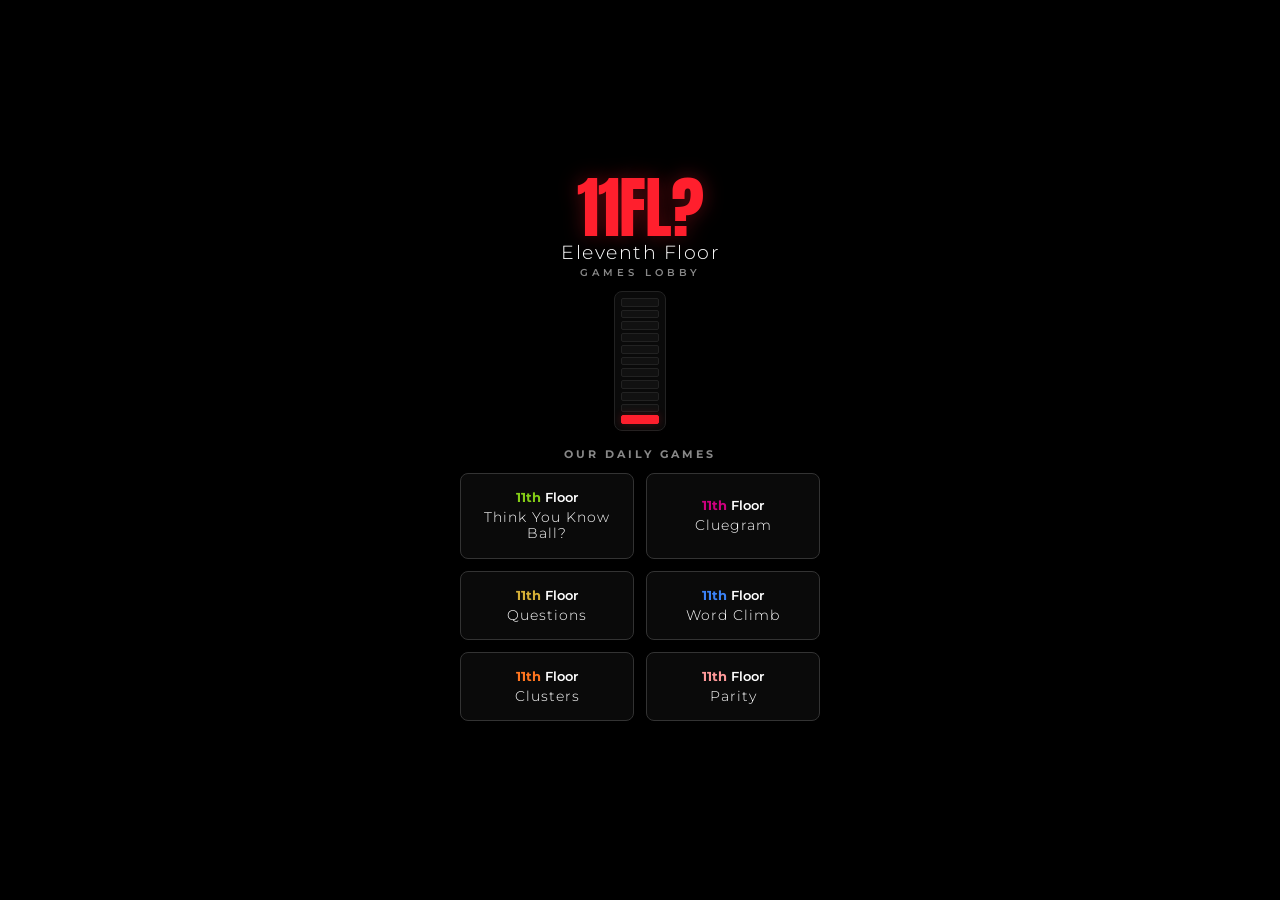
<file: index.html>
<!DOCTYPE html>
<html lang="en">
<head>
    <meta charset="UTF-8">
    <meta name="viewport" content="width=device-width, initial-scale=1.0, maximum-scale=1.0, user-scalable=no">
    <title>Eleventh Floor Games Lobby</title>
    <link rel="preconnect" href="https://fonts.googleapis.com">
    <link rel="preconnect" href="https://fonts.gstatic.com" crossorigin>
    <link href="https://fonts.googleapis.com/css2?family=Anton&family=Montserrat:wght@300;400;600;700;800;900&display=swap" rel="stylesheet">
    <style>
        :root {
            --bg-deep: #000000;
            --surface: #0a0a0a;
            --surface-border: #222222;
            --surface-border-light: #333333;
            --accent-red: #ff1f2d;
            --accent-red-glow: rgba(255, 31, 45, 0.25);
            --accent-green: #22c55e;
            --accent-green-glow: rgba(34, 197, 94, 0.3);
            --text-primary: #ffffff;
            --text-muted: #888888;

            /* Specific Game Genre Colors & Glows */
            --color-terrace: #84CC16;
            --color-terrace-glow: rgba(132, 204, 22, 0.35);
            --color-questions: #D4AF37;
            --color-questions-glow: rgba(212, 175, 55, 0.35);
            --color-wordclimb: #3B82F6;
            --color-wordclimb-glow: rgba(59, 130, 246, 0.3);
            --color-clusters: #ff751f;
            --color-clusters-glow: rgba(255, 117, 31, 0.35);
            --color-cluegram: #cc007e;
            --color-cluegram-glow: rgba(204, 0, 126, 0.35);
            --color-parity: #ff9999;
            --color-parity-glow: rgba(255, 153, 153, 0.35);
        }

        * {
            box-sizing: border-box;
            margin: 0;
            padding: 0;
            user-select: none;
            -webkit-tap-highlight-color: transparent;
        }

        body {
            background-color: var(--bg-deep);
            color: var(--text-primary);
            font-family: 'Montserrat', sans-serif;
            min-height: 100vh;
            min-height: 100dvh;
            display: flex;
            flex-direction: column;
            align-items: center;
            justify-content: center;
            text-align: center;
            padding: 20px 16px;
            overflow-x: hidden;
        }

        /* Scaled-down Logo Box */
        .hub-logo-box {
            display: flex;
            flex-direction: column;
            align-items: center;
            margin-bottom: 12px;
        }

        .hub-logo-red {
            font-family: 'Anton', sans-serif;
            font-size: 4.2rem;
            font-weight: 400;
            color: var(--accent-red);
            line-height: 0.85;
            letter-spacing: -1px;
            text-shadow: 0 0 20px rgba(255, 31, 45, 0.35);
            margin-bottom: 4px;
            animation: logoColorCycle 2.6s ease-in-out forwards;
        }

        .hub-logo-title {
            font-family: 'Montserrat', sans-serif;
            font-size: 1.2rem;
            font-weight: 300;
            color: #ffffff;
            letter-spacing: 1.5px;
            margin-bottom: 2px;
        }

        .hub-logo-sub {
            font-family: 'Montserrat', sans-serif;
            font-size: 0.65rem;
            font-weight: 600;
            color: var(--text-muted);
            letter-spacing: 4px;
            text-transform: uppercase;
        }

        /* Standardized 52px Animated Building Graphic */
        .hub-shaft-graphic {
            display: flex;
            flex-direction: column;
            width: 52px;
            height: 140px;
            border: 1px solid var(--surface-border);
            border-radius: 8px;
            padding: 6px;
            gap: 3px;
            background-color: var(--surface);
            margin-bottom: 16px;
        }

        .shaft-box {
            flex: 1;
            background-color: #111111;
            border: 1px solid var(--surface-border);
            border-radius: 2px;
            animation: sweepMiddle 1.2s ease-in-out forwards;
        }

        /* Sequential Upward Light Sweep + Top Green Hold + Drop to Floor 01 */
        .hub-shaft-graphic .shaft-box:nth-child(11) { animation: sweepBottomSettle 2.6s ease-in-out forwards; animation-delay: 0.05s; }
        .hub-shaft-graphic .shaft-box:nth-child(10) { animation-delay: 0.15s; }
        .hub-shaft-graphic .shaft-box:nth-child(9)  { animation-delay: 0.25s; }
        .hub-shaft-graphic .shaft-box:nth-child(8)  { animation-delay: 0.35s; }
        .hub-shaft-graphic .shaft-box:nth-child(7)  { animation-delay: 0.45s; }
        .hub-shaft-graphic .shaft-box:nth-child(6)  { animation-delay: 0.55s; }
        .hub-shaft-graphic .shaft-box:nth-child(5)  { animation-delay: 0.65s; }
        .hub-shaft-graphic .shaft-box:nth-child(4)  { animation-delay: 0.75s; }
        .hub-shaft-graphic .shaft-box:nth-child(3)  { animation-delay: 0.85s; }
        .hub-shaft-graphic .shaft-box:nth-child(2)  { animation-delay: 0.95s; }
        .hub-shaft-graphic .shaft-box:nth-child(1)  { animation: sweepTopGreen 1.6s ease-in-out forwards; animation-delay: 1.05s; }

        @keyframes logoColorCycle {
            0% {
                color: var(--accent-red);
                text-shadow: 0 0 20px rgba(255, 31, 45, 0.35);
            }
            16% {
                color: var(--color-terrace);
                text-shadow: 0 0 20px var(--color-terrace-glow);
            }
            32% {
                color: var(--color-cluegram);
                text-shadow: 0 0 20px var(--color-cluegram-glow);
            }
            48% {
                color: var(--color-questions);
                text-shadow: 0 0 20px var(--color-questions-glow);
            }
            64% {
                color: var(--color-wordclimb);
                text-shadow: 0 0 20px var(--color-wordclimb-glow);
            }
            78% {
                color: var(--color-clusters);
                text-shadow: 0 0 20px var(--color-clusters-glow);
            }
            90% {
                color: var(--color-parity);
                text-shadow: 0 0 20px var(--color-parity-glow);
            }
            100% {
                color: var(--accent-red);
                text-shadow: 0 0 20px rgba(255, 31, 45, 0.35);
            }
        }

        @keyframes sweepMiddle {
            0% {
                background-color: #111111;
                border-color: var(--surface-border);
                box-shadow: none;
            }
            30% {
                background-color: var(--accent-red);
                border-color: var(--accent-red);
                box-shadow: 0 0 10px var(--accent-red-glow);
            }
            60%, 100% {
                background-color: #111111;
                border-color: var(--surface-border);
                box-shadow: none;
            }
        }

        @keyframes sweepTopGreen {
            0% {
                background-color: #111111;
                border-color: var(--surface-border);
                box-shadow: none;
            }
            20% {
                background-color: var(--accent-green);
                border-color: var(--accent-green);
                box-shadow: 0 0 16px var(--accent-green-glow);
            }
            70% {
                background-color: var(--accent-green);
                border-color: var(--accent-green);
                box-shadow: 0 0 16px var(--accent-green-glow);
            }
            100% {
                background-color: #111111;
                border-color: var(--surface-border);
                box-shadow: none;
            }
        }

        @keyframes sweepBottomSettle {
            0% {
                background-color: #111111;
                border-color: var(--surface-border);
                box-shadow: none;
            }
            15% {
                background-color: var(--accent-red);
                border-color: var(--accent-red);
                box-shadow: 0 0 10px var(--accent-red-glow);
            }
            30% {
                background-color: #111111;
                border-color: var(--surface-border);
                box-shadow: none;
            }
            80% {
                background-color: #111111;
                border-color: var(--surface-border);
                box-shadow: none;
            }
            95%, 100% {
                background-color: var(--accent-red);
                border-color: var(--accent-red);
                box-shadow: 0 0 8px var(--accent-red-glow);
            }
        }

        /* Section Label */
        .hub-section-label {
            font-size: 0.7rem;
            font-weight: 700;
            color: var(--text-muted);
            letter-spacing: 3px;
            text-transform: uppercase;
            margin-bottom: 12px;
        }

        /* 2-Column Menu Grid */
        .hub-menu-box {
            display: grid;
            grid-template-columns: repeat(2, 1fr);
            gap: 12px;
            width: 100%;
            max-width: 360px;
        }

        .btn-hub-option {
            display: flex;
            flex-direction: column;
            align-items: center;
            justify-content: center;
            gap: 4px;
            background-color: var(--surface);
            border: 1px solid var(--surface-border-light);
            color: var(--text-primary);
            padding: 16px 10px;
            text-decoration: none;
            cursor: pointer;
            border-radius: 8px;
            transition: all 0.2s ease-in-out;
            box-shadow: 0 4px 12px rgba(0, 0, 0, 0.5);
            text-align: center;
        }

        .btn-hub-option:hover {
            background-color: #111111;
            transform: translateY(-2px);
        }

        .btn-hub-option:active {
            transform: translateY(0);
        }

        /* Game-Specific Outline & Glow Highlights */
        .btn-hub-option.terrace:hover,
        .btn-hub-option.terrace:active {
            border-color: var(--color-terrace);
            box-shadow: 0 6px 20px var(--color-terrace-glow);
        }

        .btn-hub-option.questions:hover,
        .btn-hub-option.questions:active {
            border-color: var(--color-questions);
            box-shadow: 0 6px 20px var(--color-questions-glow);
        }

        .btn-hub-option.wordclimb:hover,
        .btn-hub-option.wordclimb:active {
            border-color: var(--color-wordclimb);
            box-shadow: 0 6px 20px var(--color-wordclimb-glow);
        }

        .btn-hub-option.clusters:hover,
        .btn-hub-option.clusters:active {
            border-color: var(--color-clusters);
            box-shadow: 0 6px 20px var(--color-clusters-glow);
        }

        .btn-hub-option.cluegram:hover,
        .btn-hub-option.cluegram:active {
            border-color: var(--color-cluegram);
            box-shadow: 0 6px 20px var(--color-cluegram-glow);
        }

        .btn-hub-option.parity:hover,
        .btn-hub-option.parity:active {
            border-color: var(--color-parity);
            box-shadow: 0 6px 20px var(--color-parity-glow);
        }

        .hub-btn-header {
            display: flex;
            align-items: center;
            gap: 4px;
            font-size: 0.8rem;
        }

        .hub-btn-num {
            font-weight: 700;
        }

        /* Specific Game Colors for 11th */
        .hub-btn-num.terrace { color: var(--color-terrace); }
        .hub-btn-num.questions { color: var(--color-questions); }
        .hub-btn-num.wordclimb { color: var(--color-wordclimb); }
        .hub-btn-num.clusters { color: var(--color-clusters); }
        .hub-btn-num.cluegram { color: var(--color-cluegram); }
        .hub-btn-num.parity { color: var(--color-parity); }

        .hub-btn-floor {
            color: #ffffff;
            font-weight: 600;
        }

        .hub-btn-game {
            font-size: 0.85rem;
            font-weight: 300;
            letter-spacing: 1px;
            color: #ffffff;
            line-height: 1.2;
        }
    </style>
</head>
<body>

    <div class="hub-logo-box">
        <h1 class="hub-logo-red">11FL?</h1>
        <p class="hub-logo-title">Eleventh Floor</p>
        <p class="hub-logo-sub">GAMES LOBBY</p>
    </div>

    <!-- Animated Building Shaft Graphic -->
    <div class="hub-shaft-graphic">
        <div class="shaft-box"></div>
        <div class="shaft-box"></div>
        <div class="shaft-box"></div>
        <div class="shaft-box"></div>
        <div class="shaft-box"></div>
        <div class="shaft-box"></div>
        <div class="shaft-box"></div>
        <div class="shaft-box"></div>
        <div class="shaft-box"></div>
        <div class="shaft-box"></div>
        <div class="shaft-box"></div>
    </div>

    <div class="hub-section-label">OUR DAILY GAMES</div>

    <div class="hub-menu-box">
        <a href="ball.html" class="btn-hub-option terrace">
            <div class="hub-btn-header">
                <span class="hub-btn-num terrace">11th</span>
                <span class="hub-btn-floor">Floor</span>
            </div>
            <div class="hub-btn-game">Think You Know Ball?</div>
        </a>

        <a href="cluegram.html" class="btn-hub-option cluegram">
            <div class="hub-btn-header">
                <span class="hub-btn-num cluegram">11th</span>
                <span class="hub-btn-floor">Floor</span>
            </div>
            <div class="hub-btn-game">Cluegram</div>
        </a>

        <a href="questions.html" class="btn-hub-option questions">
            <div class="hub-btn-header">
                <span class="hub-btn-num questions">11th</span>
                <span class="hub-btn-floor">Floor</span>
            </div>
            <div class="hub-btn-game">Questions</div>
        </a>

        <a href="word-climb.html" class="btn-hub-option wordclimb">
            <div class="hub-btn-header">
                <span class="hub-btn-num wordclimb">11th</span>
                <span class="hub-btn-floor">Floor</span>
            </div>
            <div class="hub-btn-game">Word Climb</div>
        </a>

        <a href="clusters.html" class="btn-hub-option clusters">
            <div class="hub-btn-header">
                <span class="hub-btn-num clusters">11th</span>
                <span class="hub-btn-floor">Floor</span>
            </div>
            <div class="hub-btn-game">Clusters</div>
        </a>

        <a href="parity.html" class="btn-hub-option parity">
            <div class="hub-btn-header">
                <span class="hub-btn-num parity">11th</span>
                <span class="hub-btn-floor">Floor</span>
            </div>
            <div class="hub-btn-game">Parity</div>
        </a>
    </div>

    <script>
        let lobbyAudioCtx = null;

        function triggerLobbyHaptic(pattern) {
            if ('vibrate' in navigator) {
                try {
                    navigator.vibrate(pattern);
                } catch (e) {}
            }
        }

        function getLobbyAudioContext() {
            if (!lobbyAudioCtx) {
                lobbyAudioCtx = new (window.AudioContext || window.webkitAudioContext)();
            }
            if (lobbyAudioCtx.state === 'suspended') {
                lobbyAudioCtx.resume();
            }
            return lobbyAudioCtx;
        }

        function playLobbyDing() {
            try {
                const ctx = getLobbyAudioContext();
                const now = ctx.currentTime;

                const bufferSize = ctx.sampleRate * 0.012;
                const noiseBuffer = ctx.createBuffer(1, bufferSize, ctx.sampleRate);
                const output = noiseBuffer.getChannelData(0);
                for (let i = 0; i < bufferSize; i++) {
                    output[i] = Math.random() * 2 - 1;
                }
                const noise = ctx.createBufferSource();
                noise.buffer = noiseBuffer;

                const noiseFilter = ctx.createBiquadFilter();
                noiseFilter.type = 'bandpass';
                noiseFilter.frequency.setValueAtTime(2400, now);
                noiseFilter.Q.setValueAtTime(4, now);

                const noiseGain = ctx.createGain();
                noiseGain.gain.setValueAtTime(0.2, now);
                noiseGain.gain.exponentialRampToValueAtTime(0.001, now + 0.012);

                noise.connect(noiseFilter);
                noiseFilter.connect(noiseGain);
                noiseGain.connect(ctx.destination);
                noise.start(now);

                const baseFreq = 830;
                const modes = [
                    { freq: baseFreq * 1.0, gain: 0.35, decay: 1.6 },
                    { freq: baseFreq * 1.58, gain: 0.18, decay: 1.1 },
                    { freq: baseFreq * 2.24, gain: 0.10, decay: 0.7 },
                    { freq: baseFreq * 2.91, gain: 0.05, decay: 0.4 }
                ];

                modes.forEach(mode => {
                    const osc = ctx.createOscillator();
                    const gain = ctx.createGain();

                    osc.type = 'sine';
                    osc.frequency.setValueAtTime(mode.freq, now);

                    gain.gain.setValueAtTime(0, now);
                    gain.gain.linearRampToValueAtTime(mode.gain, now + 0.003);
                    gain.gain.exponentialRampToValueAtTime(0.0001, now + mode.decay);

                    osc.connect(gain);
                    gain.connect(ctx.destination);

                    osc.start(now);
                    osc.stop(now + mode.decay);
                });
            } catch (e) {
                console.warn('Lobby audio error:', e);
            }
        }

        document.querySelectorAll('.btn-hub-option').forEach(btn => {
            btn.addEventListener('click', () => {
                triggerLobbyHaptic(15);
            });
        });

        window.addEventListener('DOMContentLoaded', () => {
            const unlock = () => {
                getLobbyAudioContext();
                document.removeEventListener('click', unlock);
                document.removeEventListener('touchstart', unlock);
            };
            document.addEventListener('click', unlock);
            document.addEventListener('touchstart', unlock);

            setTimeout(() => {
                playLobbyDing();
            }, 1370);
        });
    </script>
</body>
</html>
</file>
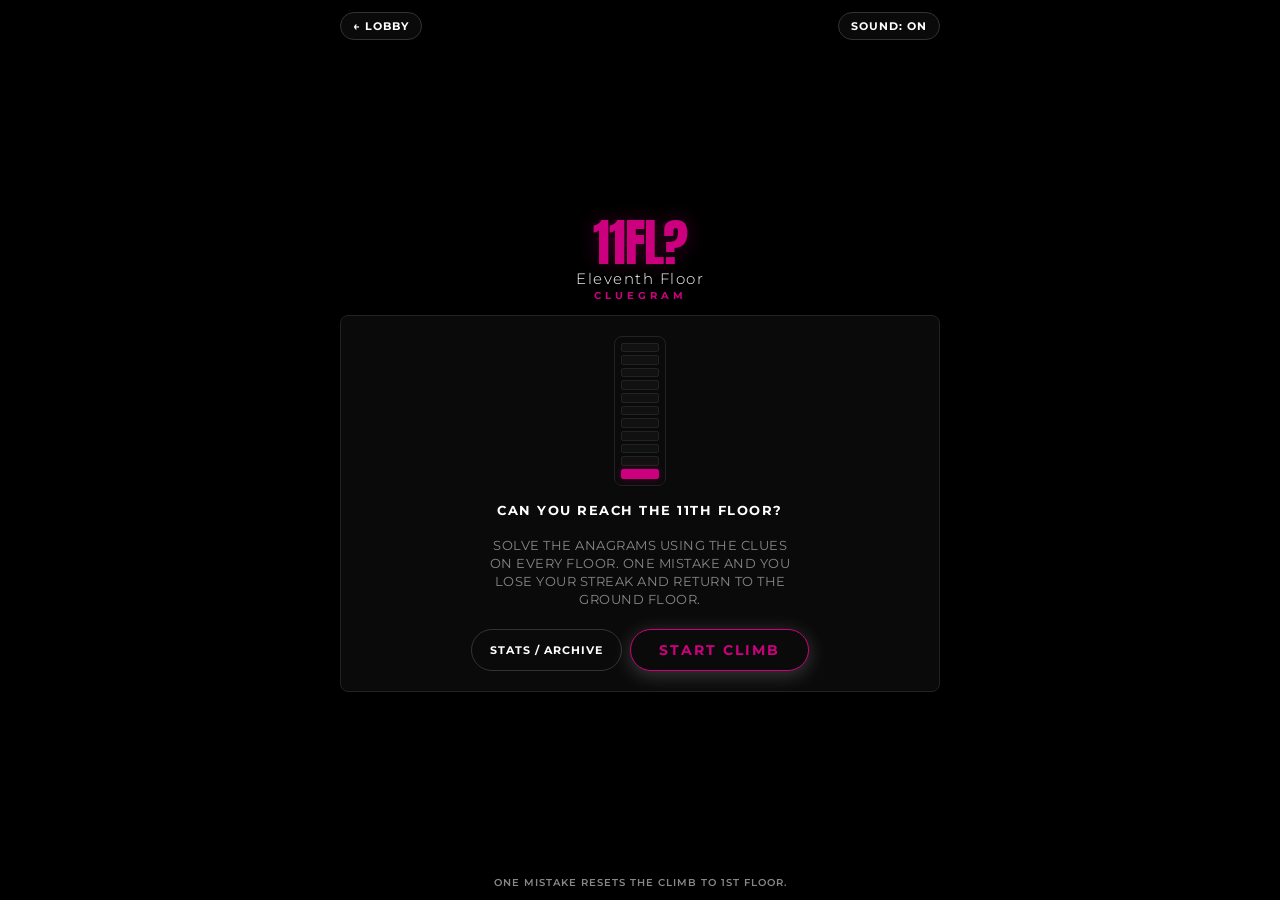
<file: cluegram.html>
<!DOCTYPE html>
<html lang="en">
<head>
    <meta charset="UTF-8">
    <meta name="viewport" content="width=device-width, initial-scale=1.0, maximum-scale=1.0, user-scalable=no">
    <title>11th Floor Cluegram — Daily Puzzle</title>
    <link rel="preconnect" href="https://fonts.googleapis.com">
    <link rel="preconnect" href="https://fonts.gstatic.com" crossorigin>
    <link href="https://fonts.googleapis.com/css2?family=Anton&family=Inter:wght@700;800&family=Montserrat:wght@300;400;600;700;800;900&display=swap" rel="stylesheet">
    <link rel="stylesheet" href="style.css">
    <style>
        :root {
            --bg-deep: #000000;
            --surface: #0a0a0a;
            --surface-border: #222222;
            --surface-border-light: #333333;
            --text-primary: #ffffff;
            --text-muted: #888888;
            --genre-magenta: #cc007e;
            --genre-magenta-glow: rgba(204, 0, 126, 0.3);
            --state-active: #facc15;
            --state-active-glow: rgba(250, 204, 21, 0.3);
            --state-success: #22c55e;
            --state-success-glow: rgba(34, 197, 94, 0.3);
            --state-error: #ef4444;
            --state-error-glow: rgba(239, 68, 68, 0.3);
        }

        * {
            box-sizing: border-box;
            margin: 0;
            padding: 0;
            user-select: none;
            -webkit-tap-highlight-color: transparent;
        }

        body {
            background-color: var(--bg-deep);
            color: var(--text-primary);
            font-family: 'Montserrat', sans-serif;
            min-height: 100vh;
            min-height: 100dvh;
            display: flex;
            flex-direction: column;
            align-items: center;
            justify-content: space-between;
            padding: 12px 10px;
            overflow-x: hidden;
        }

        .top-bar {
            width: 100%;
            max-width: 600px;
            display: flex;
            justify-content: space-between;
            align-items: center;
            margin-bottom: 8px;
        }

        .pill-btn {
            background: var(--surface);
            border: 1px solid var(--surface-border-light);
            color: var(--text-primary);
            padding: 6px 12px;
            border-radius: 20px;
            font-size: 0.7rem;
            font-weight: 700;
            text-decoration: none;
            cursor: pointer;
            transition: all 0.2s ease;
        }

        .pill-btn:hover {
            border-color: var(--genre-magenta);
            color: var(--genre-magenta);
        }

        /* Top Timer Display */
        .header-timer {
            font-family: 'Inter', sans-serif;
            font-size: 0.9rem;
            font-weight: 800;
            color: var(--state-active);
            letter-spacing: 1px;
            background: var(--surface);
            border: 1px solid var(--surface-border);
            padding: 4px 12px;
            border-radius: 12px;
            display: none;
        }

        /* Landing Logo Box */
        .game-logo-box {
            display: flex;
            flex-direction: column;
            align-items: center;
            margin-bottom: 8px;
            text-align: center;
            flex-shrink: 0;
        }

        .game-logo-magenta {
            font-family: 'Anton', sans-serif;
            font-size: 3.2rem;
            font-weight: 400;
            color: var(--genre-magenta);
            line-height: 0.85;
            letter-spacing: -1px;
            text-shadow: 0 0 20px var(--genre-magenta-glow);
            margin-bottom: 4px;
        }

        .game-logo-title {
            font-family: 'Montserrat', sans-serif;
            font-size: 0.95rem;
            font-weight: 300;
            color: #ffffff;
            letter-spacing: 1.5px;
            margin-bottom: 2px;
        }

        .game-logo-sub {
            font-family: 'Montserrat', sans-serif;
            font-size: 0.6rem;
            font-weight: 700;
            color: var(--genre-magenta);
            letter-spacing: 4px;
            text-transform: uppercase;
        }

        /* Gameplay Compact Header Box */
        .gameplay-header-box {
            display: flex;
            flex-direction: column;
            align-items: center;
            margin-bottom: 6px;
            text-align: center;
            flex-shrink: 0;
        }

        .landing-container {
            display: flex;
            flex-direction: column;
            align-items: center;
            text-align: center;
            gap: 16px;
            padding: 20px 16px;
            width: 100%;
            max-width: 600px;
            background: var(--surface);
            border: 1px solid var(--surface-border);
            border-radius: 8px;
            margin-top: 6px;
        }

        .landing-shaft-graphic {
            display: flex;
            flex-direction: column;
            width: 52px;
            height: 150px;
            border: 1px solid var(--surface-border);
            border-radius: 8px;
            padding: 6px;
            gap: 3px;
            background-color: var(--surface);
        }

        .landing-shaft-box {
            flex: 1;
            background-color: #111111;
            border: 1px solid var(--surface-border);
            border-radius: 2px;
        }

        .landing-shaft-graphic .landing-shaft-box { animation: sweepMiddle 1.2s ease-in-out forwards; }
        .landing-shaft-graphic .landing-shaft-box:nth-child(11) { animation: sweepBottomSettle 2.6s ease-in-out forwards; animation-delay: 0.05s; }
        .landing-shaft-graphic .landing-shaft-box:nth-child(10) { animation-delay: 0.15s; }
        .landing-shaft-graphic .landing-shaft-box:nth-child(9)  { animation-delay: 0.25s; }
        .landing-shaft-graphic .landing-shaft-box:nth-child(8)  { animation-delay: 0.35s; }
        .landing-shaft-graphic .landing-shaft-box:nth-child(7)  { animation-delay: 0.45s; }
        .landing-shaft-graphic .landing-shaft-box:nth-child(6)  { animation-delay: 0.55s; }
        .landing-shaft-graphic .landing-shaft-box:nth-child(5)  { animation-delay: 0.65s; }
        .landing-shaft-graphic .landing-shaft-box:nth-child(4)  { animation-delay: 0.75s; }
        .landing-shaft-graphic .landing-shaft-box:nth-child(3)  { animation-delay: 0.85s; }
        .landing-shaft-graphic .landing-shaft-box:nth-child(2)  { animation-delay: 0.95s; }
        .landing-shaft-graphic .landing-shaft-box:nth-child(1)  { animation: sweepTopGreen 1.6s ease-in-out forwards; animation-delay: 1.05s; }

        @keyframes sweepMiddle {
            0% { background-color: #111111; border-color: var(--surface-border); box-shadow: none; }
            30% { background-color: var(--genre-magenta); border-color: var(--genre-magenta); box-shadow: 0 0 10px var(--genre-magenta-glow); }
            60%, 100% { background-color: #111111; border-color: var(--surface-border); box-shadow: none; }
        }

        @keyframes sweepTopGreen {
            0% { background-color: #111111; border-color: var(--surface-border); box-shadow: none; }
            20%, 70% { background-color: var(--state-success); border-color: var(--state-success); box-shadow: 0 0 16px var(--state-success-glow); }
            100% { background-color: #111111; border-color: var(--surface-border); box-shadow: none; }
        }

        @keyframes sweepBottomSettle {
            0% { background-color: #111111; border-color: var(--surface-border); box-shadow: none; }
            15% { background-color: var(--genre-magenta); border-color: var(--genre-magenta); box-shadow: 0 0 10px var(--genre-magenta-glow); }
            30%, 80% { background-color: #111111; border-color: var(--surface-border); box-shadow: none; }
            95%, 100% { background-color: var(--genre-magenta); border-color: var(--genre-magenta); box-shadow: 0 0 8px var(--genre-magenta-glow); }
        }

        .landing-challenge-text {
            font-size: 0.8rem;
            color: var(--text-muted);
            line-height: 1.4;
        }

        .btn-start {
            background-color: var(--surface);
            border: 1px solid var(--genre-magenta);
            color: var(--genre-magenta);
            padding: 12px 28px;
            font-family: 'Montserrat', sans-serif;
            font-size: 0.85rem;
            font-weight: 700;
            text-transform: uppercase;
            letter-spacing: 2px;
            border-radius: 24px;
            cursor: pointer;
            transition: all 0.2s ease;
        }

        .btn-start:hover {
            background-color: var(--genre-magenta);
            color: #ffffff;
            box-shadow: 0 4px 25px var(--genre-magenta-glow);
        }

        /* Gameplay Area */
        .hud-sidebar-container { width: 100%; max-width: 600px; display: flex; align-items: stretch; gap: 12px; margin-bottom: 6px; flex-shrink: 0; }
        .tower-stack { display: flex; flex-direction: column; gap: 2px; width: 52px; background: var(--surface); border: 1px solid var(--surface-border); border-radius: 8px; padding: 6px; justify-content: space-between; flex-shrink: 0; }
        .tower-floor { height: 7px; border: 1px solid var(--surface-border); background: #111111; transition: all 0.2s ease; border-radius: 2px; }
        .tower-floor.active { border-color: var(--state-active); background: var(--state-active); box-shadow: 0 0 8px var(--state-active-glow); }
        .tower-floor.completed { border-color: var(--state-success); background: var(--state-success); box-shadow: 0 0 6px var(--state-success-glow); }
        .tower-floor.failed { border-color: var(--state-error); background: var(--state-error); box-shadow: 0 0 6px var(--state-error-glow); }
        .floor-info-box { flex-grow: 1; background: var(--surface); border: 1px solid var(--surface-border); border-radius: 8px; padding: 10px 16px; display: flex; justify-content: space-between; align-items: center; }
        .floor-left-group { display: flex; flex-direction: column; gap: 4px; }
        .current-floor-display { font-family: 'Montserrat', sans-serif; font-size: 1.1rem; font-weight: 800; letter-spacing: 1px; }
        .floor-rule-text { font-family: 'Montserrat', sans-serif; font-size: 0.65rem; font-weight: 600; color: var(--text-muted); letter-spacing: 0.5px; text-transform: uppercase; }

        .play-card { width: 100%; max-width: 600px; background: var(--surface); border: 1px solid var(--surface-border); border-radius: 8px; padding: 14px 10px; display: flex; flex-direction: column; align-items: center; justify-content: flex-start; gap: 12px; flex-grow: 1; margin-bottom: 6px; overflow: hidden; min-height: 0; }
        #message-box { min-height: 16px; color: var(--state-error); font-weight: 700; font-size: 0.72rem; letter-spacing: 1px; text-transform: uppercase; text-align: center; }
        .clue-box { width: 100%; background: #111111; border: 1px solid var(--surface-border); border-radius: 6px; padding: 12px 14px; text-align: center; box-shadow: inset 0 0 10px rgba(0, 0, 0, 0.5); }

        .clue-text {
            font-family: 'Montserrat', sans-serif;
            font-size: 0.9rem;
            font-weight: 600;
            color: #ffffff;
            letter-spacing: 0.3px;
            line-height: 1.35;
        }

        #target-word-slots { display: flex; gap: 4px; justify-content: center; align-items: center; width: 100%; min-height: 42px; flex-wrap: nowrap; }
        .target-slot { width: clamp(26px, 8.5vw, 34px); height: 42px; border: 1px solid rgba(250, 204, 21, 0.4); border-radius: 6px; background: #111111; display: flex; align-items: center; justify-content: center; font-family: 'Inter', sans-serif; font-weight: 800; font-size: clamp(0.9rem, 3.5vw, 1.1rem); letter-spacing: -0.5px; color: var(--text-primary); cursor: pointer; transition: all 0.15s ease; flex-shrink: 0; }
        .target-slot.filled { border-color: var(--state-active); box-shadow: 0 0 6px var(--state-active-glow); }
        .target-slot.state-success { border-color: var(--state-success); color: var(--state-success); }
        .target-slot.state-error { border-color: var(--state-error); color: var(--state-error); }

        .rack-container { width: 100%; display: flex; flex-direction: column; align-items: center; gap: 6px; margin-top: 4px; }
        .rack-label { font-size: 0.6rem; font-weight: 700; color: var(--text-muted); letter-spacing: 2px; text-transform: uppercase; }
        #letter-rack { display: flex; gap: 4px; justify-content: center; align-items: center; flex-wrap: nowrap; width: 100%; }
        .rack-tile { width: clamp(26px, 8.5vw, 36px); height: 44px; background: #141414; border: 1px solid var(--surface-border); border-radius: 6px; color: #ffffff; font-family: 'Inter', sans-serif; font-weight: 700; font-size: clamp(0.9rem, 3.5vw, 1.1rem); letter-spacing: -0.5px; display: flex; align-items: center; justify-content: center; cursor: pointer; transition: all 0.15s ease; box-shadow: 0 4px 10px rgba(0, 0, 0, 0.4); flex-shrink: 0; }
        .rack-tile:hover { border-color: var(--state-active); background: #1c1c1c; }
        .rack-tile.used { opacity: 0.15; pointer-events: none; border-color: transparent; box-shadow: none; }

        .action-panel { width: 100%; max-width: 600px; display: flex; gap: 8px; justify-content: center; flex-shrink: 0; margin-bottom: 4px; }
        .btn { font-family: 'Montserrat', sans-serif; font-size: 0.75rem; font-weight: 700; text-transform: uppercase; letter-spacing: 1.5px; padding: 12px 14px; cursor: pointer; border-radius: 8px; flex: 1; display: flex; align-items: center; justify-content: center; }
        .btn-secondary { background: #111111; color: var(--text-muted); border: 1px solid var(--surface-border); }
        .btn-secondary:hover { color: var(--text-primary); border-color: var(--text-muted); background: #181818; }
        .btn-primary { background: #111111; color: var(--state-active); border: 1px solid var(--state-active); box-shadow: 0 0 10px var(--state-active-glow); }

        footer { font-size: 0.6rem; font-weight: 600; color: var(--text-muted); letter-spacing: 1px; text-transform: uppercase; margin-top: 4px; text-align: center; }

        .modal-overlay { position: fixed; top: 0; left: 0; width: 100%; height: 100%; background-color: rgba(0, 0, 0, 0.92); display: flex; align-items: center; justify-content: center; z-index: 100; }
        .modal-overlay.hidden { display: none !important; }
        .modal-card { background-color: var(--surface); border: 1px solid var(--surface-border); padding: 28px 24px; border-radius: 14px; width: 90%; max-width: 360px; text-align: center; }
        .modal-large { max-width: 440px; }
        .stats-summary-grid { display: grid; grid-template-columns: repeat(3, 1fr); gap: 10px; margin: 18px 0 12px 0; background: var(--bg-deep); border: 1px solid var(--surface-border); border-radius: 10px; padding: 14px; }
        .stat-box { display: flex; flex-direction: column; align-items: center; }
        .stat-val { font-size: 1.25rem; font-weight: 800; color: var(--text-primary); }
        .stat-lbl { font-size: 0.55rem; font-weight: 700; color: var(--text-muted); text-transform: uppercase; margin-top: 3px; }
        .vault-grid { display: grid; grid-template-columns: repeat(auto-fill, minmax(95px, 1fr)); gap: 8px; max-height: 220px; overflow-y: auto; margin: 12px 0; }
        .vault-item-btn { background-color: #111111; border: 1px solid var(--surface-border); color: var(--text-primary); padding: 10px 6px; border-radius: 8px; cursor: pointer; text-align: center; }
        .vault-item-btn:hover { border-color: var(--genre-magenta); background-color: #1a1a1a; }
        .btn-modal { flex-grow: 1; width: 100%; background-color: #111111; border: 1px solid var(--surface-border); color: var(--text-primary); padding: 12px; font-family: 'Montserrat', sans-serif; font-size: 0.8rem; font-weight: 700; border-radius: 24px; cursor: pointer; margin-top: 10px; }

        /* Victory Receipt Card */
        .victory-receipt { width: 100%; max-width: 320px; background: #111111; border: 1px solid var(--genre-magenta); border-radius: 12px; padding: 20px 20px; margin: 16px 0 20px 0; box-shadow: 0 0 25px var(--genre-magenta-glow); display: flex; flex-direction: column; gap: 14px; text-align: left; }
        .victory-row { display: flex; justify-content: space-between; align-items: flex-end; border-bottom: 1px solid var(--surface-border-light); padding-bottom: 8px; }
        .victory-label { font-size: 0.75rem; font-weight: 700; color: var(--text-muted); text-transform: uppercase; letter-spacing: 1px; }
        .victory-data { font-size: 1rem; font-family: 'Inter', sans-serif; font-weight: 800; color: #ffffff; letter-spacing: 0.5px; }
    </style>
</head>
<body class="game-cluegram">

    <div style="width: 100%; max-width: 600px; display: flex; flex-direction: column; align-items: center; justify-content: space-between; height: 100%;">
        <div class="top-bar">
            <a href="index.html" class="pill-btn">← LOBBY</a>
            <div id="active-game-timer" class="header-timer">00:00</div>
            <button class="pill-btn" id="btn-sound">SOUND: ON</button>
        </div>

        <!-- LANDING SCREEN -->
        <div id="start-screen" style="width: 100%; display: flex; flex-direction: column; align-items: center;">
            <div class="game-logo-box">
                <h1 class="game-logo-magenta">11FL?</h1>
                <p class="game-logo-title">Eleventh Floor</p>
                <p class="game-logo-sub">CLUEGRAM</p>
            </div>

            <div class="landing-container">
                <div class="landing-shaft-graphic">
                    <div class="landing-shaft-box"></div>
                    <div class="landing-shaft-box"></div>
                    <div class="landing-shaft-box"></div>
                    <div class="landing-shaft-box"></div>
                    <div class="landing-shaft-box"></div>
                    <div class="landing-shaft-box"></div>
                    <div class="landing-shaft-box"></div>
                    <div class="landing-shaft-box"></div>
                    <div class="landing-shaft-box"></div>
                    <div class="landing-shaft-box"></div>
                    <div class="landing-shaft-box"></div>
                </div>

                <div class="landing-challenge-text">
                    <strong>CAN YOU REACH THE 11TH FLOOR?</strong><br><br>
                    Solve the anagrams using the clues on every floor. One mistake and you lose your streak and return to the ground floor.
                </div>
                
                <div style="display: flex; gap: 8px; margin-top: 4px;">
                    <button id="btn-landing-stats" class="pill-btn" style="padding: 10px 18px; border-radius: 24px;">STATS / ARCHIVE</button>
                    <button id="start-climb-btn" class="btn-start">Start Climb</button>
                </div>
            </div>
        </div>

        <!-- GAMEPLAY HEADER -->
        <div id="gameplay-header" class="gameplay-header-box" style="display: none;">
            <p class="game-logo-title">Eleventh Floor</p>
            <p class="game-logo-sub">CLUEGRAM</p>
        </div>

        <!-- Gameplay HUD Header -->
        <div class="hud-sidebar-container" id="floor-hud-container" style="display: none;">
            <div class="tower-stack" id="tower-stack">
                <div class="tower-floor" data-floor="11"></div>
                <div class="tower-floor" data-floor="10"></div>
                <div class="tower-floor" data-floor="9"></div>
                <div class="tower-floor" data-floor="8"></div>
                <div class="tower-floor" data-floor="7"></div>
                <div class="tower-floor" data-floor="6"></div>
                <div class="tower-floor" data-floor="5"></div>
                <div class="tower-floor" data-floor="4"></div>
                <div class="tower-floor" data-floor="3"></div>
                <div class="tower-floor" data-floor="2"></div>
                <div class="tower-floor" data-floor="1"></div>
            </div>

            <div class="floor-info-box">
                <div class="floor-left-group">
                    <div class="current-floor-display" id="floor-number-val"><span style="color: var(--genre-magenta);">1st</span> <span style="color: #ffffff;">Floor</span></div>
                    <div class="floor-rule-text" id="floor-rule-text">5-letter Anagram • No mistakes!</div>
                </div>
            </div>
        </div>

        <!-- Main Play Card Workspace -->
        <div id="game-workspace" class="play-card" style="display: none;">
            <div id="message-box"></div>

            <div class="clue-box">
                <div id="clue-text" class="clue-text">Loading clue...</div>
            </div>

            <div id="target-word-slots"></div>

            <div class="rack-container">
                <div class="rack-label">SCRAMBLED LETTERS</div>
                <div id="letter-rack"></div>
            </div>
        </div>

        <!-- Action Panel Controls -->
        <div class="action-panel" id="game-controls" style="display: none;">
            <button class="btn btn-secondary" id="action-backspace-btn">BACKSPACE</button>
            <button class="btn btn-secondary" id="action-shuffle-btn">SHUFFLE</button>
            <button class="btn btn-primary" id="action-submit-btn">SUBMIT</button>
        </div>

        <!-- FINAL VICTORY SCREEN LAYOUT -->
        <div id="victory-screen" style="display: none; width: 100%; flex-direction: column; align-items: center; justify-content: center; text-align: center; padding: 10px 16px; flex-grow: 1;">
            
            <!-- Standard Ecosystem Logo Block -->
            <div class="game-logo-box" style="margin-bottom: 0;">
                <h1 class="game-logo-magenta">11FL?</h1>
                <p class="game-logo-title">Eleventh Floor</p>
                <p class="game-logo-sub">CLUEGRAM</p>
            </div>

            <div class="victory-receipt">
                <div style="font-family: 'Montserrat', sans-serif; font-size: 0.8rem; font-weight: 800; letter-spacing: 3px; color: var(--genre-magenta); text-transform: uppercase; text-align: center; margin-bottom: 2px;">DESTINATION REACHED</div>
                <div style="font-family: 'Anton', sans-serif; font-size: 2rem; color: #ffffff; letter-spacing: 1px; margin-bottom: 4px; text-align: center;">PERFECT</div>
                
                <div class="victory-row">
                    <span class="victory-label">Time Elapsed</span>
                    <span id="victory-time-display" class="victory-data">00:00</span>
                </div>
                
                <div class="victory-row">
                    <span class="victory-label">Accuracy</span>
                    <span class="victory-data" style="color: var(--state-success);">100% (10/10)</span>
                </div>
                
                <div class="victory-row" style="border-bottom: none; padding-bottom: 0;">
                    <span class="victory-label">Active Streak</span>
                    <span id="victory-streak-display" class="victory-data" style="color: var(--state-active);">0 Days</span>
                </div>
            </div>

            <button id="btn-victory-stats" class="btn-start" style="width: 100%; max-width: 320px; margin-bottom: 12px; background-color: var(--genre-magenta); color: #ffffff; border-color: var(--genre-magenta);">VIEW STATS & ARCHIVES</button>
            
            <div style="font-size: 0.65rem; color: var(--text-muted); font-weight: 600; letter-spacing: 1px; max-width: 280px; line-height: 1.5;">
                Unlock all past daily games and custom quizzes for £2 a month or a discounted price of £20 a year in the Archive Vault.
            </div>
        </div>

        <footer>
            <div id="footer-text">ONE MISTAKE RESETS THE CLIMB TO 1ST FLOOR.</div>
        </footer>
    </div>

    <!-- Stats & Archive Vault Modal -->
    <div id="modal-vault" class="modal-overlay hidden">
        <div class="modal-card modal-large">
            <h2 style="font-size: 1.2rem; font-weight: 800;">STATS</h2>
            <div class="stats-summary-grid">
                <div class="stat-box"><span id="stat-played" class="stat-val">0</span><span class="stat-lbl">Played</span></div>
                <div class="stat-box"><span id="stat-wins" class="stat-val">0</span><span class="stat-lbl">Wins</span></div>
                <div class="stat-box"><span id="stat-winrate" class="stat-val">0%</span><span class="stat-lbl">Win %</span></div>
                <div class="stat-box"><span id="stat-streak" class="stat-val">0</span><span class="stat-lbl">Streak</span></div>
                <div class="stat-box" style="grid-column: span 2;"><span id="stat-bestfloor" class="stat-val">FL 01</span><span class="stat-lbl">Best Peak</span></div>
            </div>

            <h3 style="font-size: 0.72rem; font-weight: 700; color: var(--text-muted); margin-top: 12px; text-transform: uppercase;">ARCHIVE VAULT</h3>
            <div id="vault-list" class="vault-grid"></div>
            <button id="btn-close-vault" class="btn-modal">CLOSE</button>
        </div>
    </div>

    <script src="cluegram-data.js"></script>
    <script src="cluegram.js"></script>
</body>
</html>
</file>
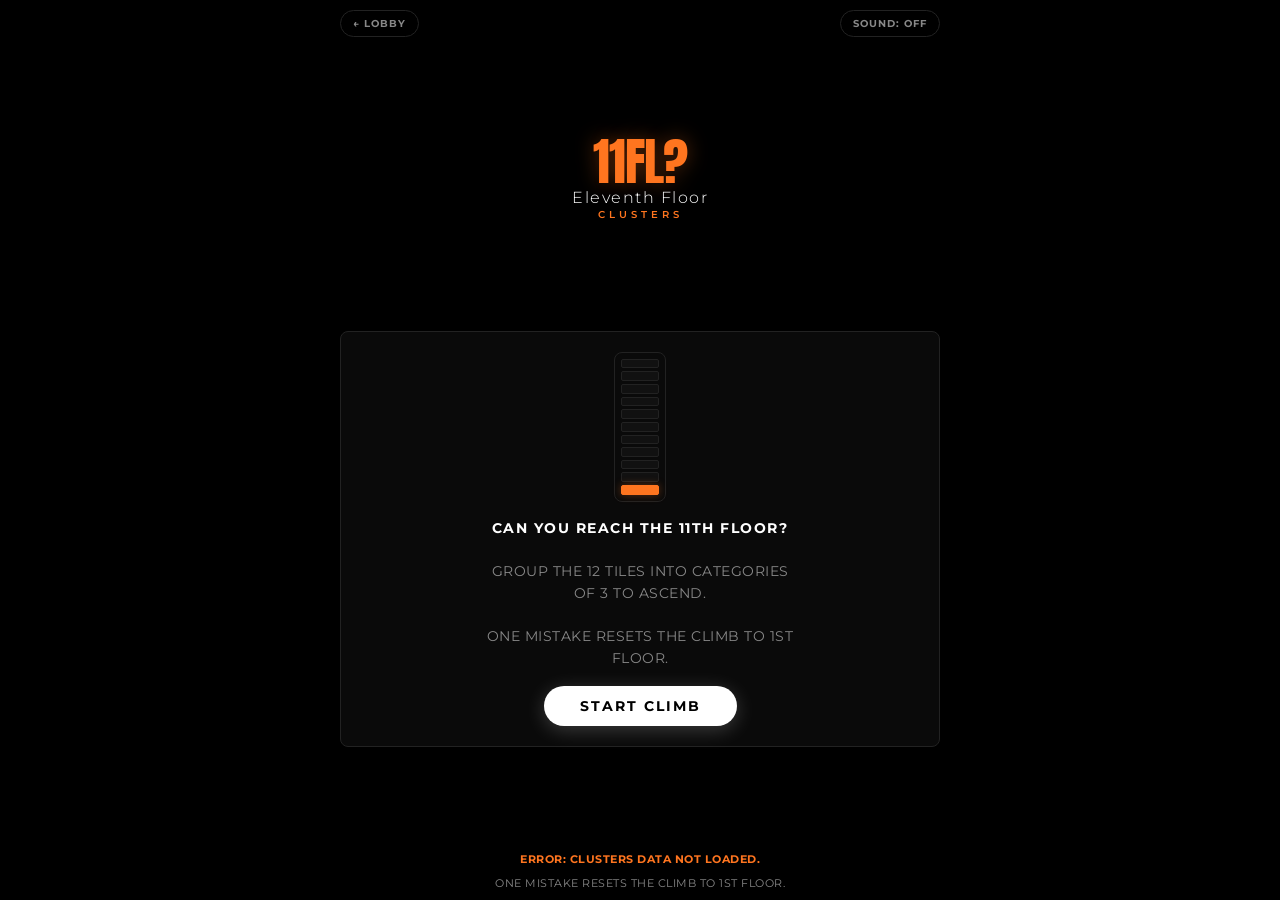
<file: clusters.html>
<!DOCTYPE html>
<html lang="en">
<head>
    <meta charset="UTF-8">
    <meta name="viewport" content="width=device-width, initial-scale=1.0, maximum-scale=1.0, user-scalable=no">
    <title>11th Floor Clusters — Daily Puzzle</title>
    <link rel="preconnect" href="https://fonts.googleapis.com">
    <link rel="preconnect" href="https://fonts.gstatic.com" crossorigin>
    <link href="https://fonts.googleapis.com/css2?family=Anton&family=Montserrat:wght@300;400;600;700;800;900&display=swap" rel="stylesheet">
    <link href="https://fonts.cdnfonts.com/css/glacial-indifference" rel="stylesheet">
    <link rel="stylesheet" href="style.css">
    <style>
        .landing-shaft-graphic .landing-shaft-box { animation: sweepMiddle 1.2s ease-in-out forwards; }
        .landing-shaft-graphic .landing-shaft-box:nth-child(11) { animation: sweepBottomSettle 2.6s ease-in-out forwards; animation-delay: 0.05s; }
        .landing-shaft-graphic .landing-shaft-box:nth-child(10) { animation-delay: 0.15s; }
        .landing-shaft-graphic .landing-shaft-box:nth-child(9)  { animation-delay: 0.25s; }
        .landing-shaft-graphic .landing-shaft-box:nth-child(8)  { animation-delay: 0.35s; }
        .landing-shaft-graphic .landing-shaft-box:nth-child(7)  { animation-delay: 0.45s; }
        .landing-shaft-graphic .landing-shaft-box:nth-child(6)  { animation-delay: 0.55s; }
        .landing-shaft-graphic .landing-shaft-box:nth-child(5)  { animation-delay: 0.65s; }
        .landing-shaft-graphic .landing-shaft-box:nth-child(4)  { animation-delay: 0.75s; }
        .landing-shaft-graphic .landing-shaft-box:nth-child(3)  { animation-delay: 0.85s; }
        .landing-shaft-graphic .landing-shaft-box:nth-child(2)  { animation-delay: 0.95s; }
        .landing-shaft-graphic .landing-shaft-box:nth-child(1)  { animation: sweepTopGreen 1.6s ease-in-out forwards; animation-delay: 1.05s; }

        @keyframes sweepMiddle {
            0% { background-color: #111111; border-color: var(--surface-border); box-shadow: none; }
            30% { background-color: var(--genre-orange); border-color: var(--genre-orange); box-shadow: 0 0 10px var(--genre-orange-glow); }
            60%, 100% { background-color: #111111; border-color: var(--surface-border); box-shadow: none; }
        }

        @keyframes sweepTopGreen {
            0% { background-color: #111111; border-color: var(--surface-border); box-shadow: none; }
            20%, 70% { background-color: var(--state-success); border-color: var(--state-success); box-shadow: 0 0 16px var(--state-success-glow); }
            100% { background-color: #111111; border-color: var(--surface-border); box-shadow: none; }
        }

        @keyframes sweepBottomSettle {
            0% { background-color: #111111; border-color: var(--surface-border); box-shadow: none; }
            15% { background-color: var(--genre-orange); border-color: var(--genre-orange); box-shadow: 0 0 10px var(--genre-orange-glow); }
            30%, 80% { background-color: #111111; border-color: var(--surface-border); box-shadow: none; }
            95%, 100% { background-color: var(--genre-orange); border-color: var(--genre-orange); box-shadow: 0 0 8px var(--genre-orange-glow); }
        }

        .btn-start:hover {
            background-color: var(--genre-orange);
            color: #ffffff;
            box-shadow: 0 4px 25px var(--genre-orange-glow);
        }

        /* Gameplay Area */
        .hud-sidebar-container { width: 100%; max-width: 600px; display: flex; align-items: stretch; gap: 12px; margin-bottom: 12px; }
        .tower-stack { display: flex; flex-direction: column-reverse; gap: 2px; width: 52px; background: var(--surface); border: 1px solid var(--surface-border); border-radius: 8px; padding: 6px; justify-content: space-between; }
        .tower-floor { height: 7px; border: 1px solid var(--surface-border); background: #111111; transition: all 0.2s ease; border-radius: 2px; }
        .tower-floor.active { border-color: var(--genre-orange); background: rgba(255, 117, 31, 0.3); box-shadow: 0 0 6px var(--genre-orange-glow); }
        .floor-info-box { flex-grow: 1; background: var(--surface); border: 1px solid var(--surface-border); border-radius: 8px; padding: 10px 16px; display: flex; justify-content: space-between; align-items: center; }
        .current-floor-display { font-family: 'Montserrat', sans-serif; font-size: 1.1rem; font-weight: 800; letter-spacing: 1px; color: var(--genre-orange); }

        .lives-container { display: flex; gap: 5px; }
        .life-pip { width: 8px; height: 8px; background-color: var(--genre-orange); border-radius: 50%; box-shadow: 0 0 6px var(--genre-orange-glow); transition: all 0.2s ease; }
        .life-pip.lost { background-color: #222222; box-shadow: none; }

        main { width: 100%; max-width: 600px; display: flex; flex-direction: column; align-items: center; flex-grow: 1; justify-content: center; }
        .puzzle-prompt { font-size: 0.8rem; color: var(--text-muted); margin-bottom: 15px; text-align: center; letter-spacing: 0.5px; }
        #solved-groups-container { width: 100%; display: flex; flex-direction: column; gap: 8px; margin-bottom: 15px; }
        .solved-group-card { background: rgba(34, 197, 94, 0.1); border: 1px solid var(--state-success); padding: 10px 14px; display: flex; flex-direction: column; gap: 3px; border-radius: 8px; box-shadow: 0 0 15px var(--state-success-glow); }
        .solved-group-category { font-size: 0.7rem; text-transform: uppercase; letter-spacing: 1px; color: var(--state-success); font-weight: 700; }
        .solved-group-words { font-size: 0.8rem; font-weight: 600; letter-spacing: 0.5px; }

        .tile-grid { display: grid; gap: 10px; width: 100%; margin-bottom: 20px; }
        .grid-col-3 { grid-template-columns: repeat(3, 1fr); }
        .grid-col-4 { grid-template-columns: repeat(4, 1fr); }
        .cluster-tile { background-color: #0f0f0f; border: 1px solid var(--surface-border); color: var(--text-primary); font-family: 'Montserrat', sans-serif; font-size: 0.8rem; font-weight: 700; padding: 16px 8px; text-align: center; cursor: pointer; transition: all 0.15s ease; display: flex; align-items: center; justify-content: center; min-height: 55px; border-radius: 8px; }
        .cluster-tile:hover { background-color: #1a1a1a; border-color: var(--genre-orange); }
        .cluster-tile.selected { background-color: var(--genre-orange); color: #000000; border-color: var(--genre-orange); box-shadow: 0 0 15px var(--genre-orange-glow); }
        .cluster-tile.success { background-color: var(--state-success) !important; color: #000000 !important; border-color: var(--state-success) !important; box-shadow: 0 0 20px var(--state-success-glow) !important; }

        .action-panel { width: 100%; max-width: 600px; display: flex; gap: 12px; justify-content: center; }
        .btn { font-family: 'Montserrat', sans-serif; font-size: 0.8rem; font-weight: 700; text-transform: uppercase; letter-spacing: 2px; padding: 12px 20px; cursor: pointer; border: 2px solid var(--genre-orange); border-radius: 8px; transition: all 0.2s ease; }
        .btn-secondary { background: transparent; color: var(--text-muted); border-color: var(--surface-border); }
        .btn-secondary:hover { color: var(--text-primary); border-color: var(--text-muted); }
        .btn-primary { background: var(--genre-orange); color: #000000; border-color: var(--genre-orange); }
        .btn-primary:hover { background: transparent; color: var(--genre-orange); box-shadow: 0 0 20px var(--genre-orange-glow); }
        .btn:disabled { opacity: 0.4; cursor: not-allowed; box-shadow: none !important; }

        #penalty-overlay { position: fixed; top: 0; left: 0; width: 100vw; height: 100vh; background: rgba(255, 117, 31, 0.2); pointer-events: none; opacity: 0; transition: opacity 0.2s ease; z-index: 999; }
        #penalty-overlay.flash { opacity: 1; }
        #status-message { min-height: 20px; color: var(--genre-orange); font-weight: 700; margin-bottom: 4px; }
    </style>
</head>
<body>

    <div id="penalty-overlay"></div>

    <div style="width: 100%; max-width: 600px; display: flex; flex-direction: column; align-items: center; justify-content: space-between; height: 100%;">
        <div class="top-bar">
            <a href="index.html" class="pill-btn">← LOBBY</a>
            <button class="pill-btn" id="btn-sound">SOUND: OFF</button>
        </div>

        <div class="game-logo-box">
            <h1 class="game-logo-orange">11FL?</h1>
            <p class="game-logo-title">Eleventh Floor</p>
            <p class="game-logo-sub" style="color: var(--genre-orange);">CLUSTERS</p>
        </div>

        <!-- Standardized Landing Screen -->
        <div id="start-screen" class="landing-container">
            <div class="landing-shaft-graphic">
                <div class="landing-shaft-box"></div>
                <div class="landing-shaft-box"></div>
                <div class="landing-shaft-box"></div>
                <div class="landing-shaft-box"></div>
                <div class="landing-shaft-box"></div>
                <div class="landing-shaft-box"></div>
                <div class="landing-shaft-box"></div>
                <div class="landing-shaft-box"></div>
                <div class="landing-shaft-box"></div>
                <div class="landing-shaft-box"></div>
                <div class="landing-shaft-box"></div>
            </div>

            <div class="landing-challenge-text">
                <strong>CAN YOU REACH THE 11TH FLOOR?</strong><br><br>
                Group the 12 tiles into categories of 3 to ascend.<br><br>
                One mistake resets the climb to 1st floor.
            </div>

            <button id="btn-start-climb" class="btn-start">Start Climb</button>
        </div>

        <!-- Gameplay HUD -->
        <div class="hud-sidebar-container" id="floor-hud-container" style="display: none;">
            <div class="tower-stack" id="tower-stack"></div>
            <div class="floor-info-box">
                <div class="current-floor-display" id="floor-number-val">FLOOR 01</div>
                <div class="floor-right-group" style="display: flex; flex-direction: column; align-items: flex-end;">
                    <div class="lives-container" id="lives-container">
                        <div class="life-pip" id="pip-1"></div>
                        <div class="life-pip" id="pip-2"></div>
                        <div class="life-pip" id="pip-3"></div>
                    </div>
                </div>
            </div>
        </div>

        <main id="game-main-content" style="display: none;">
            <div class="puzzle-prompt" id="puzzle-prompt"></div>
            <div id="solved-groups-container"></div>
            <div class="tile-grid grid-col-3" id="tile-grid"></div>
            <div class="action-panel" id="action-panel-container">
                <button class="btn btn-secondary" id="btn-shuffle">SHUFFLE</button>
                <button class="btn btn-primary" id="btn-submit" disabled>SUBMIT</button>
            </div>
        </main>

        <footer>
            <div id="status-message"></div>
            <div>ONE MISTAKE RESETS THE CLIMB TO 1ST FLOOR.</div>
        </footer>
    </div>

    <script src="clusters-data.js"></script>
    <script src="clusters.js"></script>
    <script>
        document.addEventListener('DOMContentLoaded', () => {
            const startBtn = document.getElementById('btn-start-climb');
            const startScreen = document.getElementById('start-screen');
            const hudContainer = document.getElementById('floor-hud-container');
            const mainContent = document.getElementById('game-main-content');

            if (startBtn) {
                startBtn.addEventListener('click', () => {
                    if (startScreen) startScreen.style.display = 'none';
                    if (hudContainer) hudContainer.style.display = 'flex';
                    if (mainContent) mainContent.style.display = 'flex';
                });
            }
        });
    </script>
</body>
</html>
</file>
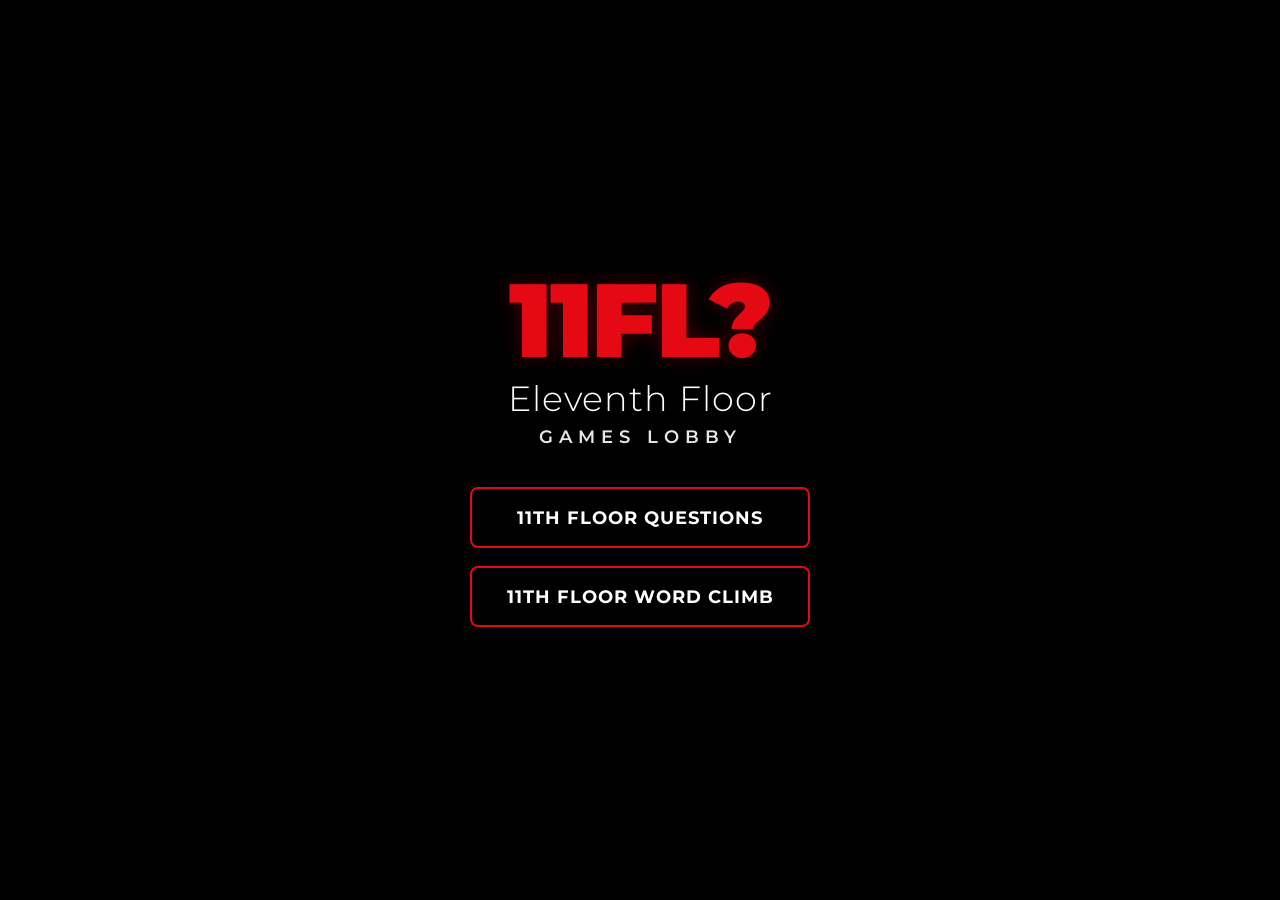
<file: hub.html>
<!DOCTYPE html>
<html lang="en">
<head>
    <meta charset="UTF-8">
    <meta name="viewport" content="width=device-width, initial-scale=1.0">
    <title>Eleventh Floor Games Lobby</title>
    <link rel="preconnect" href="https://fonts.googleapis.com">
    <link rel="preconnect" href="https://fonts.gstatic.com" crossorigin>
    <link href="https://fonts.googleapis.com/css2?family=Montserrat:wght@300;600;700;900&display=swap" rel="stylesheet">
    <style>
        * {
            box-sizing: border-box;
            margin: 0;
            padding: 0;
        }
        body {
            background-color: #000000;
            color: #ffffff;
            font-family: 'Montserrat', sans-serif;
            min-height: 100vh;
            min-height: 100dvh;
            display: flex;
            flex-direction: column;
            align-items: center;
            justify-content: center;
            text-align: center;
            padding: 20px;
        }
        .hub-logo-box {
            display: flex;
            flex-direction: column;
            align-items: center;
            margin-bottom: 40px;
        }
        .hub-logo-red {
            font-size: 6.5rem;
            font-weight: 900;
            color: #e50914;
            line-height: 0.9;
            letter-spacing: -2px;
            text-shadow: 0 0 20px rgba(229, 9, 20, 0.3);
        }
        .hub-logo-title {
            font-size: 2.2rem;
            font-weight: 300;
            color: #ffffff;
            margin-top: 10px;
            letter-spacing: 1px;
        }
        .hub-logo-sub {
            font-size: 1.1rem;
            font-weight: 600;
            color: #ffffff;
            letter-spacing: 6px;
            margin-top: 6px;
            text-transform: uppercase;
            opacity: 0.9;
        }
        .hub-menu-box {
            display: flex;
            flex-direction: column;
            gap: 18px;
            width: 100%;
            max-width: 340px;
        }
        .btn-hub-option {
            display: block;
            background-color: transparent;
            border: 2px solid #e50914;
            color: #ffffff;
            padding: 18px 20px;
            font-size: 1.1rem;
            font-weight: 700;
            text-decoration: none;
            cursor: pointer;
            border-radius: 8px;
            transition: all 0.2s ease-in-out;
            text-transform: uppercase;
            letter-spacing: 1px;
            box-shadow: 0 4px 12px rgba(0, 0, 0, 0.5);
        }
        .btn-hub-option:hover {
            background-color: #e50914;
            color: #ffffff;
            transform: translateY(-2px);
            box-shadow: 0 6px 20px rgba(229, 9, 20, 0.4);
        }
        .btn-hub-option:active {
            transform: translateY(0);
        }
    </style>
</head>
<body>

    <div class="hub-logo-box">
        <h1 class="hub-logo-red">11FL?</h1>
        <p class="hub-logo-title">Eleventh Floor</p>
        <p class="hub-logo-sub">GAMES LOBBY</p>
    </div>

    <div class="hub-menu-box">
        <!-- Game 1 -->
        <a href="index.html" class="btn-hub-option">11th Floor Questions</a>
        <!-- Game 2 -->
        <a href="word-climb.html" class="btn-hub-option">11th Floor Word Climb</a>
    </div>

</body>
</html>
</file>
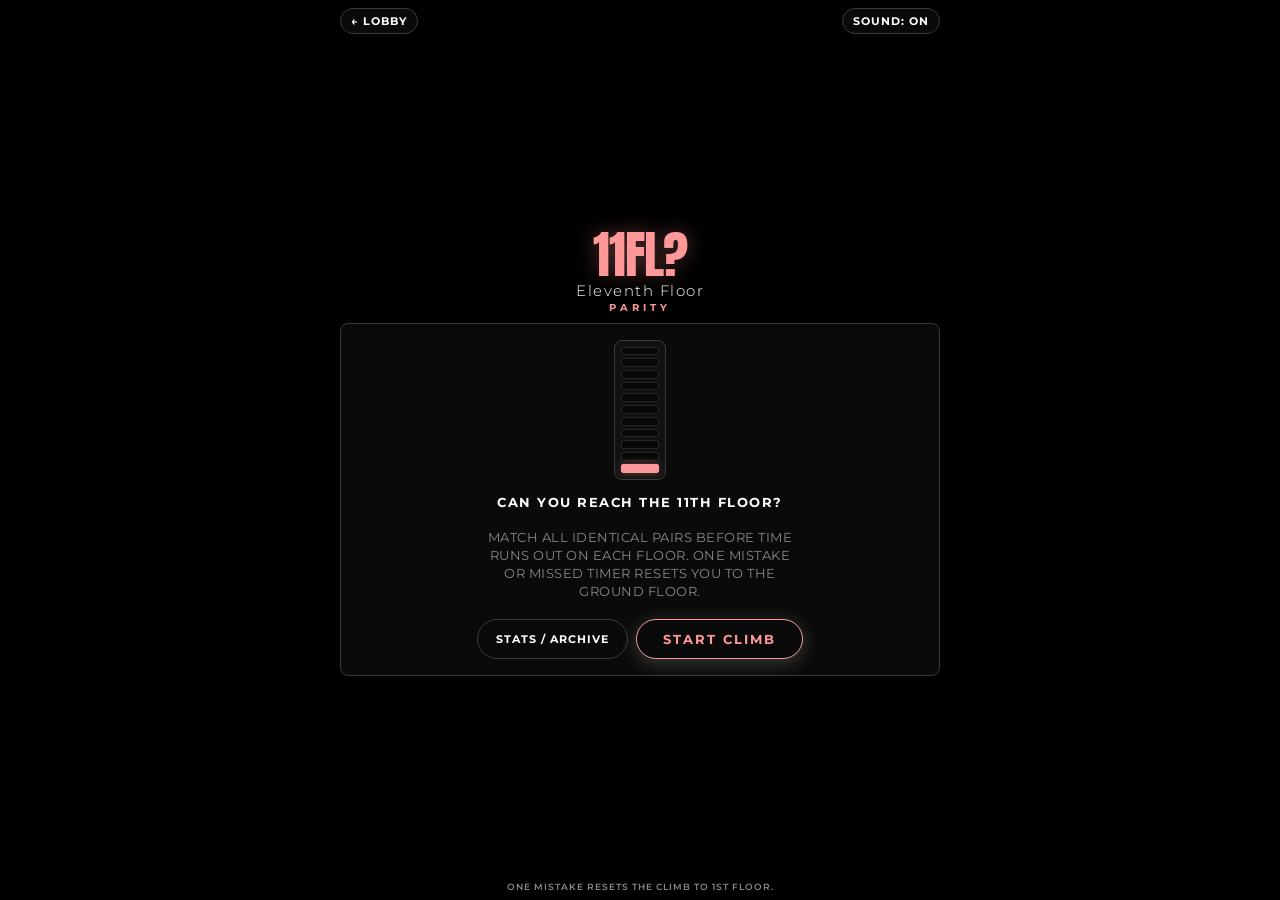
<file: parity.html>
<!DOCTYPE html>
<html lang="en">
<head>
    <meta charset="UTF-8">
    <meta name="viewport" content="width=device-width, initial-scale=1.0, maximum-scale=1.0, user-scalable=no">
    <title>11th Floor Parity — Daily Puzzle</title>
    <link rel="preconnect" href="https://fonts.googleapis.com">
    <link rel="preconnect" href="https://fonts.gstatic.com" crossorigin>
    <link href="https://fonts.googleapis.com/css2?family=Anton&family=Inter:wght@700;800&family=Montserrat:wght@300;400;600;700;800;900&display=swap" rel="stylesheet">
    <link rel="stylesheet" href="style.css">
    <style>
        :root {
            --bg-deep: #000000;
            --surface: #0a0a0a;
            --surface-border: #262626;
            --surface-border-light: #3a3a3a;
            --text-primary: #ffffff;
            --text-muted: #888888;
            --genre-pink: #ff9999;
            --genre-pink-glow: rgba(255, 153, 153, 0.35);
            --state-active: #facc15;
            --state-active-glow: rgba(250, 204, 21, 0.3);
            --state-warning: #f97316;
            --state-warning-glow: rgba(249, 115, 22, 0.35);
            --state-error: #ef4444;
            --state-error-glow: rgba(239, 68, 68, 0.3);
            --state-success: #22c55e;
            --state-success-glow: rgba(34, 197, 94, 0.3);
        }

        * {
            box-sizing: border-box;
            margin: 0;
            padding: 0;
            user-select: none;
            -webkit-tap-highlight-color: transparent;
        }

        body {
            background-color: var(--bg-deep);
            color: var(--text-primary);
            font-family: 'Montserrat', sans-serif;
            min-height: 100vh;
            min-height: 100dvh;
            height: 100vh;
            height: 100dvh;
            display: flex;
            flex-direction: column;
            align-items: center;
            justify-content: space-between;
            padding: 8px 10px;
            overflow: hidden;
        }

        .top-bar {
            width: 100%;
            max-width: 600px;
            display: flex;
            justify-content: space-between;
            align-items: center;
            margin-bottom: 4px;
            flex-shrink: 0;
        }

        .pill-btn {
            background: var(--surface);
            border: 1px solid var(--surface-border-light);
            color: var(--text-primary);
            padding: 5px 10px;
            border-radius: 20px;
            font-size: 0.68rem;
            font-weight: 700;
            text-decoration: none;
            cursor: pointer;
            transition: all 0.2s ease;
        }

        .pill-btn:hover {
            border-color: var(--genre-pink);
            color: var(--genre-pink);
        }

        /* Active Timer Display */
        .header-timer {
            font-family: 'Inter', sans-serif;
            font-size: 0.9rem;
            font-weight: 800;
            color: var(--state-active);
            letter-spacing: 1px;
            background: var(--surface);
            border: 1px solid var(--surface-border);
            padding: 4px 12px;
            border-radius: 12px;
            display: none;
        }

        /* Landing Logo Box */
        .game-logo-box {
            display: flex;
            flex-direction: column;
            align-items: center;
            margin-bottom: 6px;
            text-align: center;
            flex-shrink: 0;
        }

        .game-logo-pink {
            font-family: 'Anton', sans-serif;
            font-size: 3.2rem;
            font-weight: 400;
            color: var(--genre-pink);
            line-height: 0.85;
            letter-spacing: -1px;
            text-shadow: 0 0 20px var(--genre-pink-glow);
            margin-bottom: 4px;
        }

        .game-logo-title {
            font-family: 'Montserrat', sans-serif;
            font-size: 0.95rem;
            font-weight: 300;
            color: #ffffff;
            letter-spacing: 1.5px;
            margin-bottom: 2px;
        }

        .game-logo-sub {
            font-family: 'Montserrat', sans-serif;
            font-size: 0.6rem;
            font-weight: 700;
            color: var(--genre-pink);
            letter-spacing: 4px;
            text-transform: uppercase;
        }

        /* Gameplay Compact Header Box */
        .gameplay-header-box {
            display: flex;
            flex-direction: column;
            align-items: center;
            margin-bottom: 4px;
            text-align: center;
            flex-shrink: 0;
        }

        .gameplay-header-box .game-logo-title {
            font-size: 0.85rem;
            letter-spacing: 1.5px;
            margin-bottom: 1px;
        }

        .gameplay-header-box .game-logo-sub {
            font-size: 0.55rem;
            letter-spacing: 3px;
        }

        .landing-container {
            display: flex;
            flex-direction: column;
            align-items: center;
            text-align: center;
            gap: 14px;
            padding: 16px 14px;
            width: 100%;
            max-width: 600px;
            background: var(--surface);
            border: 1px solid var(--surface-border-light);
            border-radius: 8px;
            margin-top: 4px;
            box-shadow: 0 4px 20px rgba(0, 0, 0, 0.6);
        }

        .landing-shaft-graphic {
            display: flex;
            flex-direction: column;
            width: 52px;
            height: 140px;
            border: 1px solid var(--surface-border-light);
            border-radius: 8px;
            padding: 6px;
            gap: 3px;
            background-color: #111111;
        }

        .landing-shaft-box {
            flex: 1;
            background-color: #080808;
            border: 1px solid var(--surface-border);
            border-radius: 2px;
        }

        .landing-shaft-graphic .landing-shaft-box { animation: sweepMiddle 1.2s ease-in-out forwards; }
        .landing-shaft-graphic .landing-shaft-box:nth-child(11) { animation: sweepBottomSettle 2.6s ease-in-out forwards; animation-delay: 0.05s; }
        .landing-shaft-graphic .landing-shaft-box:nth-child(10) { animation-delay: 0.15s; }
        .landing-shaft-graphic .landing-shaft-box:nth-child(9)  { animation-delay: 0.25s; }
        .landing-shaft-graphic .landing-shaft-box:nth-child(8)  { animation-delay: 0.35s; }
        .landing-shaft-graphic .landing-shaft-box:nth-child(7)  { animation-delay: 0.45s; }
        .landing-shaft-graphic .landing-shaft-box:nth-child(6)  { animation-delay: 0.55s; }
        .landing-shaft-graphic .landing-shaft-box:nth-child(5)  { animation-delay: 0.65s; }
        .landing-shaft-graphic .landing-shaft-box:nth-child(4)  { animation-delay: 0.75s; }
        .landing-shaft-graphic .landing-shaft-box:nth-child(3)  { animation-delay: 0.85s; }
        .landing-shaft-graphic .landing-shaft-box:nth-child(2)  { animation-delay: 0.95s; }
        .landing-shaft-graphic .landing-shaft-box:nth-child(1)  { animation: sweepTopGreen 1.6s ease-in-out forwards; animation-delay: 1.05s; }

        @keyframes sweepMiddle {
            0% { background-color: #080808; border-color: var(--surface-border); box-shadow: none; }
            30% { background-color: var(--genre-pink); border-color: var(--genre-pink); box-shadow: 0 0 10px var(--genre-pink-glow); }
            60%, 100% { background-color: #080808; border-color: var(--surface-border); box-shadow: none; }
        }

        @keyframes sweepTopGreen {
            0% { background-color: #080808; border-color: var(--surface-border); box-shadow: none; }
            20%, 70% { background-color: var(--state-success); border-color: var(--state-success); box-shadow: 0 0 16px var(--state-success-glow); }
            100% { background-color: #080808; border-color: var(--surface-border); box-shadow: none; }
        }

        @keyframes sweepBottomSettle {
            0% { background-color: #080808; border-color: var(--surface-border); box-shadow: none; }
            15% { background-color: var(--genre-pink); border-color: var(--genre-pink); box-shadow: 0 0 10px var(--genre-pink-glow); }
            30%, 80% { background-color: #080808; border-color: var(--surface-border); box-shadow: none; }
            95%, 100% { background-color: var(--genre-pink); border-color: var(--genre-pink); box-shadow: 0 0 8px var(--genre-pink-glow); }
        }

        .landing-challenge-text {
            font-size: 0.8rem;
            color: var(--text-muted);
            line-height: 1.4;
        }

        .btn-start {
            background-color: var(--surface);
            border: 1px solid var(--genre-pink);
            color: var(--genre-pink);
            padding: 11px 26px;
            font-family: 'Montserrat', sans-serif;
            font-size: 0.82rem;
            font-weight: 700;
            text-transform: uppercase;
            letter-spacing: 2px;
            border-radius: 24px;
            cursor: pointer;
            transition: all 0.2s ease;
        }

        .btn-start:hover {
            background-color: var(--genre-pink);
            color: #ffffff;
            box-shadow: 0 4px 25px var(--genre-pink-glow);
        }

        /* Gameplay Area */
        .hud-sidebar-container {
            width: 100%;
            max-width: 600px;
            display: flex;
            align-items: stretch;
            gap: 8px;
            margin-bottom: 4px;
            flex-shrink: 0;
        }

        .tower-stack {
            display: flex;
            flex-direction: column;
            gap: 2px;
            width: 44px;
            background: var(--surface);
            border: 1px solid var(--surface-border-light);
            border-radius: 8px;
            padding: 4px;
            justify-content: space-between;
            flex-shrink: 0;
        }

        .tower-floor {
            height: 6px;
            border: 1px solid var(--surface-border);
            background: #111111;
            transition: all 0.2s ease;
            border-radius: 2px;
        }

        .tower-floor.active { border-color: var(--state-active); background: var(--state-active); box-shadow: 0 0 8px var(--state-active-glow); }
        .tower-floor.completed { border-color: var(--state-success); background: var(--state-success); box-shadow: 0 0 6px var(--state-success-glow); }
        .tower-floor.failed { border-color: var(--state-error); background: var(--state-error); box-shadow: 0 0 6px var(--state-error-glow); }

        .floor-info-box {
            flex-grow: 1;
            background: var(--surface);
            border: 1px solid var(--surface-border-light);
            border-radius: 8px;
            padding: 8px 12px;
            display: flex;
            justify-content: space-between;
            align-items: center;
        }

        .floor-left-group { display: flex; flex-direction: column; gap: 2px; }
        .current-floor-display { font-family: 'Montserrat', sans-serif; font-size: 1rem; font-weight: 800; letter-spacing: 1px; }
        .floor-rule-text { font-family: 'Montserrat', sans-serif; font-size: 0.62rem; font-weight: 700; color: var(--genre-pink); letter-spacing: 0.8px; text-transform: uppercase; }

        .play-card {
            width: 100%;
            max-width: 600px;
            background: var(--surface);
            border: 1px solid var(--surface-border-light);
            border-radius: 8px;
            padding: 10px 8px;
            display: flex;
            flex-direction: column;
            align-items: center;
            justify-content: space-between;
            gap: 8px;
            flex: 1;
            margin-bottom: 4px;
            overflow: hidden;
            min-height: 0;
            box-shadow: 0 4px 20px rgba(0, 0, 0, 0.5);
        }

        #message-box {
            min-height: 14px;
            color: var(--state-error);
            font-weight: 700;
            font-size: 0.68rem;
            letter-spacing: 1px;
            text-transform: uppercase;
            text-align: center;
            flex-shrink: 0;
        }

        /* Dynamic Timer Bar */
        .timer-bar-container {
            width: 100%;
            height: 5px;
            background: #111111;
            border: 1px solid var(--surface-border);
            border-radius: 4px;
            overflow: hidden;
            flex-shrink: 0;
        }

        .timer-bar-fill {
            height: 100%;
            width: 100%;
            background-color: var(--state-active);
            box-shadow: 0 0 8px var(--state-active-glow);
            transition: width 0.1s linear, background-color 0.3s ease, box-shadow 0.3s ease;
        }

        /* Parity Card Grid & High-Contrast Tile Styling */
        .parity-grid {
            display: grid;
            gap: 8px;
            width: 100%;
            max-width: 380px;
            flex: 1;
            min-height: 0;
            max-height: 52vh;
            margin: auto;
            align-content: center;
            justify-content: center;
            justify-items: center;
            align-items: center;
        }

        .parity-tile {
            aspect-ratio: 1;
            width: 100%;
            height: 100%;
            background: #161616;
            border: 1px solid var(--surface-border-light);
            border-radius: 8px;
            display: flex;
            align-items: center;
            justify-content: center;
            cursor: pointer;
            transition: all 0.2s cubic-bezier(0.4, 0, 0.2, 1);
            perspective: 1000px;
            padding: 4px;
            max-height: 80px;
            position: relative;
            box-shadow: 0 2px 8px rgba(0,0,0,0.4);
        }

        .parity-tile:hover {
            border-color: var(--genre-pink);
            background: #1f1f1f;
            transform: translateY(-2px);
            box-shadow: 0 0 12px var(--genre-pink-glow);
        }

        .parity-tile.selected {
            border-color: var(--state-active);
            background: #222215;
            box-shadow: 0 0 12px var(--state-active-glow);
            transform: scale(1.03);
        }

        .parity-tile.matched {
            border-color: var(--state-success);
            background: #122417;
            box-shadow: 0 0 12px var(--state-success-glow);
            opacity: 0.9;
            cursor: default;
        }

        .parity-tile.error {
            border-color: var(--state-error);
            background: #281414;
            box-shadow: 0 0 12px var(--state-error-glow);
            animation: shake 0.3s ease;
        }

        .parity-tile svg {
            width: 65%;
            height: 65%;
            color: #ffffff;
            display: block;
            margin: auto;
            transition: transform 0.2s ease;
        }

        /* Card Back Emblem for Face-Down State */
        .parity-tile.face-down {
            background: #141414;
            border: 1px solid #383838;
        }

        .parity-tile.face-down svg {
            display: none;
        }

        .parity-tile.face-down::after {
            content: "?";
            font-family: 'Anton', sans-serif;
            font-size: 1.3rem;
            color: var(--genre-pink);
            opacity: 0.35;
            transition: opacity 0.2s ease, transform 0.2s ease;
        }

        .parity-tile.face-down:hover::after {
            opacity: 0.85;
            transform: scale(1.1);
        }

        /* Starter Pulse Cue for Floor 1 */
        .parity-tile.pulse-hint {
            animation: starterPulse 1.4s infinite ease-in-out;
        }

        @keyframes starterPulse {
            0%, 100% { border-color: #383838; box-shadow: none; }
            50% { border-color: var(--genre-pink); box-shadow: 0 0 14px var(--genre-pink-glow); }
        }

        @keyframes shake {
            0%, 100% { transform: translateX(0); }
            25% { transform: translateX(-4px); }
            75% { transform: translateX(4px); }
        }

        footer {
            font-size: 0.58rem;
            font-weight: 600;
            color: var(--text-muted);
            letter-spacing: 1px;
            text-transform: uppercase;
            margin-top: 2px;
            text-align: center;
            flex-shrink: 0;
        }

        .modal-overlay { position: fixed; top: 0; left: 0; width: 100%; height: 100%; background-color: rgba(0, 0, 0, 0.92); display: flex; align-items: center; justify-content: center; z-index: 100; }
        .modal-overlay.hidden { display: none !important; }
        .modal-card { background-color: var(--surface); border: 1px solid var(--surface-border-light); padding: 24px 20px; border-radius: 14px; width: 90%; max-width: 360px; text-align: center; }
        .modal-large { max-width: 440px; }
        .stats-summary-grid { display: grid; grid-template-columns: repeat(3, 1fr); gap: 10px; margin: 16px 0 12px 0; background: var(--bg-deep); border: 1px solid var(--surface-border); border-radius: 10px; padding: 12px; }
        .stat-box { display: flex; flex-direction: column; align-items: center; }
        .stat-val { font-size: 1.2rem; font-weight: 800; color: var(--text-primary); }
        .stat-lbl { font-size: 0.55rem; font-weight: 700; color: var(--text-muted); text-transform: uppercase; margin-top: 2px; }
        .vault-grid { display: grid; grid-template-columns: repeat(auto-fill, minmax(95px, 1fr)); gap: 8px; max-height: 200px; overflow-y: auto; margin: 12px 0; }
        .vault-item-btn { background-color: #111111; border: 1px solid var(--surface-border); color: var(--text-primary); padding: 10px 6px; border-radius: 8px; cursor: pointer; text-align: center; }
        .vault-item-btn:hover { border-color: var(--genre-pink); background-color: #1a1a1a; }
        .btn-modal { flex-grow: 1; width: 100%; background-color: #111111; border: 1px solid var(--surface-border-light); color: var(--text-primary); padding: 11px; font-family: 'Montserrat', sans-serif; font-size: 0.78rem; font-weight: 700; border-radius: 24px; cursor: pointer; margin-top: 8px; }

        /* Victory Receipt Card */
        .victory-receipt { width: 100%; max-width: 320px; background: #111111; border: 1px solid var(--genre-pink); border-radius: 12px; padding: 20px 20px; margin: 16px 0 20px 0; box-shadow: 0 0 25px var(--genre-pink-glow); display: flex; flex-direction: column; gap: 14px; text-align: left; }
        .victory-row { display: flex; justify-content: space-between; align-items: flex-end; border-bottom: 1px solid var(--surface-border-light); padding-bottom: 8px; }
        .victory-label { font-size: 0.75rem; font-weight: 700; color: var(--text-muted); text-transform: uppercase; letter-spacing: 1px; }
        .victory-data { font-size: 1rem; font-family: 'Inter', sans-serif; font-weight: 800; color: #ffffff; letter-spacing: 0.5px; }
    </style>
</head>
<body class="game-parity">

    <div style="width: 100%; max-width: 600px; display: flex; flex-direction: column; align-items: center; justify-content: space-between; height: 100%;">
        <div class="top-bar">
            <a href="index.html" class="pill-btn">← LOBBY</a>
            <div id="active-game-timer" class="header-timer">00:00</div>
            <button class="pill-btn" id="btn-sound">SOUND: ON</button>
        </div>

        <!-- LANDING SCREEN -->
        <div id="start-screen" style="width: 100%; display: flex; flex-direction: column; align-items: center;">
            <div class="game-logo-box">
                <h1 class="game-logo-pink">11FL?</h1>
                <p class="game-logo-title">Eleventh Floor</p>
                <p class="game-logo-sub">PARITY</p>
            </div>

            <div class="landing-container">
                <div class="landing-shaft-graphic">
                    <div class="landing-shaft-box"></div>
                    <div class="landing-shaft-box"></div>
                    <div class="landing-shaft-box"></div>
                    <div class="landing-shaft-box"></div>
                    <div class="landing-shaft-box"></div>
                    <div class="landing-shaft-box"></div>
                    <div class="landing-shaft-box"></div>
                    <div class="landing-shaft-box"></div>
                    <div class="landing-shaft-box"></div>
                    <div class="landing-shaft-box"></div>
                    <div class="landing-shaft-box"></div>
                </div>

                <div class="landing-challenge-text">
                    <strong>CAN YOU REACH THE 11TH FLOOR?</strong><br><br>
                    Match all identical pairs before time runs out on each floor. One mistake or missed timer resets you to the ground floor.
                </div>

                <div style="display: flex; gap: 8px; margin-top: 4px;">
                    <button id="btn-landing-stats" class="pill-btn" style="padding: 10px 18px; border-radius: 24px;">STATS / ARCHIVE</button>
                    <button id="start-climb-btn" class="btn-start">Start Climb</button>
                </div>
            </div>
        </div>

        <!-- GAMEPLAY HEADER -->
        <div id="gameplay-header" class="gameplay-header-box" style="display: none;">
            <p class="game-logo-title">Eleventh Floor</p>
            <p class="game-logo-sub">PARITY</p>
        </div>

        <!-- Gameplay HUD Header -->
        <div class="hud-sidebar-container" id="floor-hud-container" style="display: none;">
            <div class="tower-stack" id="tower-stack">
                <div class="tower-floor" data-floor="11"></div>
                <div class="tower-floor" data-floor="10"></div>
                <div class="tower-floor" data-floor="9"></div>
                <div class="tower-floor" data-floor="8"></div>
                <div class="tower-floor" data-floor="7"></div>
                <div class="tower-floor" data-floor="6"></div>
                <div class="tower-floor" data-floor="5"></div>
                <div class="tower-floor" data-floor="4"></div>
                <div class="tower-floor" data-floor="3"></div>
                <div class="tower-floor" data-floor="2"></div>
                <div class="tower-floor" data-floor="1"></div>
            </div>

            <div class="floor-info-box">
                <div class="floor-left-group">
                    <div class="current-floor-display" id="floor-number-val"><span style="color: var(--genre-pink);">1st</span> <span style="color: #ffffff;">Floor</span></div>
                    <div class="floor-rule-text" id="floor-rule-text">1 PAIR • TAP ANY TILE TO REVEAL</div>
                </div>
            </div>
        </div>

        <!-- Main Play Card Workspace -->
        <div id="game-workspace" class="play-card" style="display: none;">
            <div id="message-box"></div>

            <div class="timer-bar-container">
                <div id="timer-bar-fill" class="timer-bar-fill"></div>
            </div>

            <div id="parity-grid" class="parity-grid"></div>
        </div>

        <!-- VICTORY SCREEN LAYOUT -->
        <div id="victory-screen" style="display: none; width: 100%; flex-direction: column; align-items: center; justify-content: center; text-align: center; padding: 10px 16px; flex-grow: 1;">
            
            <div class="game-logo-box" style="margin-bottom: 0;">
                <h1 class="game-logo-pink">11FL?</h1>
                <p class="game-logo-title">Eleventh Floor</p>
                <p class="game-logo-sub">PARITY</p>
            </div>

            <div class="victory-receipt">
                <div style="font-family: 'Montserrat', sans-serif; font-size: 0.8rem; font-weight: 800; letter-spacing: 3px; color: var(--genre-pink); text-transform: uppercase; text-align: center; margin-bottom: 2px;">DESTINATION REACHED</div>
                <div style="font-family: 'Anton', sans-serif; font-size: 2rem; color: #ffffff; letter-spacing: 1px; margin-bottom: 4px; text-align: center;">PERFECT</div>
                
                <div class="victory-row">
                    <span class="victory-label">Time Elapsed</span>
                    <span id="victory-time-display" class="victory-data">00:00</span>
                </div>
                
                <div class="victory-row">
                    <span class="victory-label">Accuracy</span>
                    <span class="victory-data" style="color: var(--state-success);">100% (10/10)</span>
                </div>
                
                <div class="victory-row" style="border-bottom: none; padding-bottom: 0;">
                    <span class="victory-label">Active Streak</span>
                    <span id="victory-streak-display" class="victory-data" style="color: var(--state-active);">0 Days</span>
                </div>
            </div>

            <button id="btn-victory-stats" class="btn-start" style="width: 100%; max-width: 320px; margin-bottom: 12px; background-color: var(--genre-pink); color: #ffffff; border-color: var(--genre-pink);">VIEW STATS & ARCHIVES</button>
            
            <div style="font-size: 0.65rem; color: var(--text-muted); font-weight: 600; letter-spacing: 1px; max-width: 280px; line-height: 1.5;">
                Unlock all past daily games and custom quizzes for £2 a month or a discounted price of £20 a year in the Archive Vault.
            </div>
        </div>

        <footer>
            <div id="footer-text">ONE MISTAKE RESETS THE CLIMB TO 1ST FLOOR.</div>
        </footer>
    </div>

    <!-- Stats & Archive Vault Modal -->
    <div id="modal-vault" class="modal-overlay hidden">
        <div class="modal-card modal-large">
            <h2 style="font-size: 1.2rem; font-weight: 800;">STATS</h2>
            <div class="stats-summary-grid">
                <div class="stat-box"><span id="stat-played" class="stat-val">0</span><span class="stat-lbl">Played</span></div>
                <div class="stat-box"><span id="stat-wins" class="stat-val">0</span><span class="stat-lbl">Wins</span></div>
                <div class="stat-box"><span id="stat-winrate" class="stat-val">0%</span><span class="stat-lbl">Win %</span></div>
                <div class="stat-box"><span id="stat-streak" class="stat-val">0</span><span class="stat-lbl">Streak</span></div>
                <div class="stat-box" style="grid-column: span 2;"><span id="stat-bestfloor" class="stat-val">FL 01</span><span class="stat-lbl">Best Peak</span></div>
            </div>

            <h3 style="font-size: 0.72rem; font-weight: 700; color: var(--text-muted); margin-top: 10px; text-transform: uppercase;">ARCHIVE VAULT</h3>
            <div id="vault-list" class="vault-grid"></div>
            <button id="btn-close-vault" class="btn-modal">CLOSE</button>
        </div>
    </div>

    <script src="parity-data.js"></script>
    <script src="parity.js"></script>
</body>
</html>
</file>
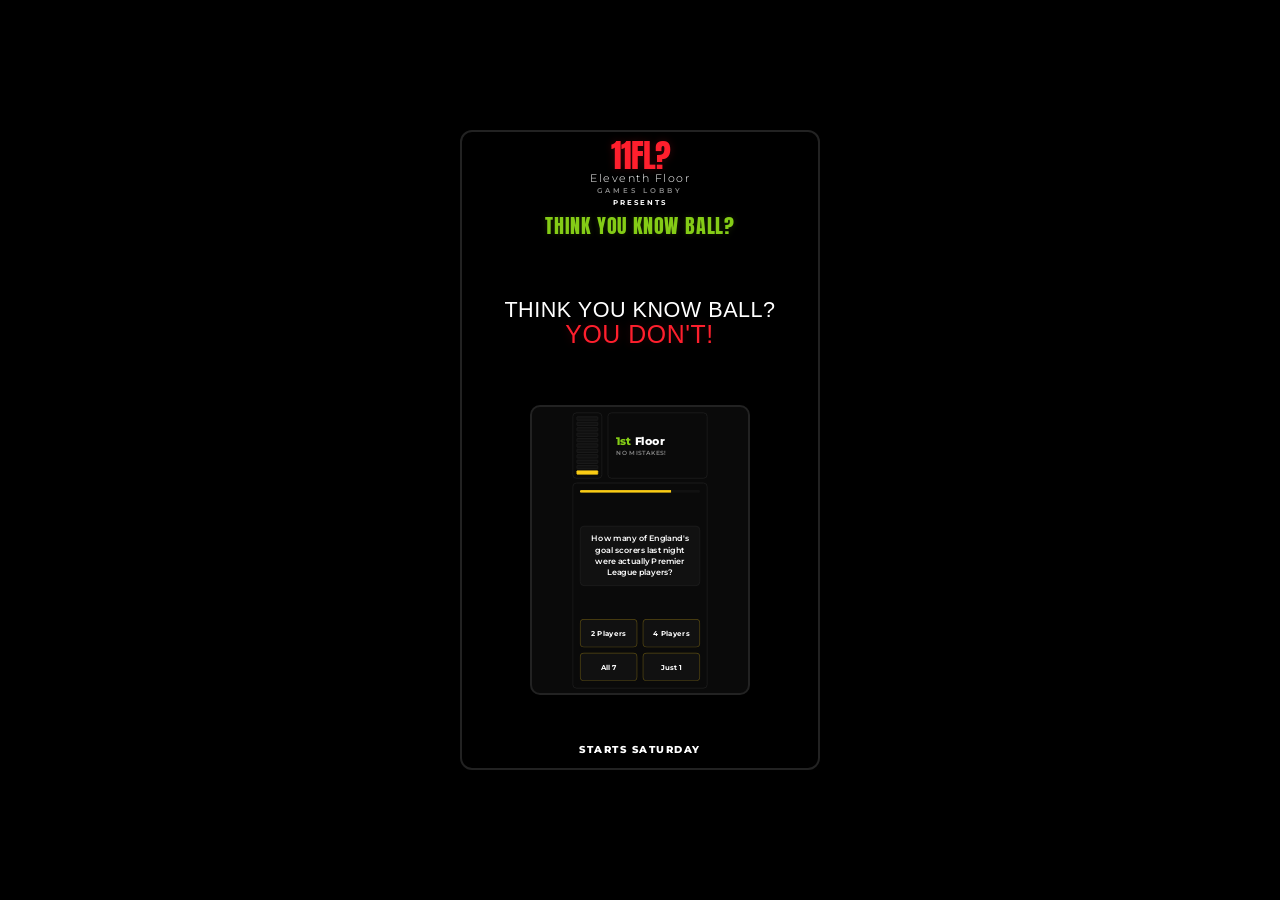
<file: promo.html>
<!DOCTYPE html>
<html lang="en">
<head>
    <meta charset="UTF-8">
    <meta name="viewport" content="width=device-width, initial-scale=1.0, maximum-scale=1.0, user-scalable=no">
    <title>11th Floor Games - Promo Studio (Real-Time Fail Run)</title>
    <link rel="preconnect" href="https://fonts.googleapis.com">
    <link rel="preconnect" href="https://fonts.gstatic.com" crossorigin>
    <link href="https://fonts.googleapis.com/css2?family=Anton&family=Inter:wght@700;800&family=Montserrat:wght@300;400;600;700;800;900&display=swap" rel="stylesheet">
    <style>
        :root {
            --bg-deep: #000000;
            --surface: #0a0a0a;
            --surface-border: #222222;
            --surface-border-light: #333333;
            --accent-red: #ff1f2d;
            --accent-red-glow: rgba(255, 31, 45, 0.2);
            --accent-green: #84CC16;
            --text-primary: #ffffff;
            --text-muted: #888888;

            --genre-terrace: #84CC16;
            --state-active: #facc15;
            --state-success: #22c55e;
            --state-error: #ef4444;
            --state-error-glow: rgba(239, 68, 68, 0.2);
        }

        * {
            box-sizing: border-box;
            margin: 0;
            padding: 0;
            user-select: none;
            -webkit-tap-highlight-color: transparent;
        }

        body {
            background-color: var(--bg-deep);
            color: var(--text-primary);
            font-family: 'Montserrat', sans-serif;
            height: 100vh;
            height: 100dvh;
            display: flex;
            justify-content: center;
            align-items: center;
            overflow: hidden;
        }

        .promo-canvas {
            width: 360px;
            height: 640px;
            background-color: var(--bg-deep);
            border: 2px solid var(--surface-border);
            border-radius: 12px;
            position: relative;
            display: flex;
            flex-direction: column;
            align-items: center;
            justify-content: space-between;
            padding: 10px 12px;
            box-shadow: 0 10px 30px rgba(0,0,0,0.9);
            overflow: hidden;
        }

        .promo-hub-logo-box {
            display: flex;
            flex-direction: column;
            align-items: center;
            z-index: 10;
            flex-shrink: 0;
        }

        .promo-hub-logo-red {
            font-family: 'Anton', sans-serif;
            font-size: 2.0rem;
            font-weight: 400;
            color: var(--accent-red);
            line-height: 0.85;
            letter-spacing: -1px;
            text-shadow: 0 0 8px rgba(255, 31, 45, 0.2);
            margin-bottom: 2px;
            animation: logoColorCycle 8s ease-in-out infinite;
        }

        .promo-hub-logo-title {
            font-family: 'Montserrat', sans-serif;
            font-size: 0.7rem;
            font-weight: 300;
            color: #ffffff;
            letter-spacing: 1.5px;
            margin-bottom: 1px;
        }

        .promo-hub-logo-sub {
            font-family: 'Montserrat', sans-serif;
            font-size: 0.45rem;
            font-weight: 600;
            color: var(--text-muted);
            letter-spacing: 3px;
            text-transform: uppercase;
            margin-bottom: 3px;
        }

        .promo-presents {
            font-size: 0.42rem;
            font-weight: 700;
            letter-spacing: 2px;
            text-transform: uppercase;
            color: #ffffff;
            margin-bottom: 2px;
        }

        .promo-game-title {
            font-family: 'Anton', sans-serif;
            font-size: 1.25rem;
            letter-spacing: 0.8px;
            color: var(--accent-green);
            text-transform: uppercase;
            text-shadow: 0 0 6px rgba(132, 204, 22, 0.2);
            margin-top: 1px;
        }

        .promo-body {
            height: 65px;
            width: 100%;
            display: flex;
            flex-direction: column;
            align-items: center;
            justify-content: center;
            text-align: center;
            z-index: 20;
            position: relative;
            flex-shrink: 0;
            margin: 2px 0;
        }

        .promo-text {
            font-family: 'Impact', sans-serif;
            font-size: 1.35rem;
            font-weight: normal;
            letter-spacing: 0.5px;
            line-height: 1.15;
            color: #ffffff;
            opacity: 0;
            transform: translateY(4px);
            transition: opacity 0.2s ease, transform 0.2s ease;
            position: absolute;
            width: 100%;
            padding: 0 6px;
            text-shadow: 1px 1px 4px rgba(0,0,0,0.9);
        }

        .promo-text.active {
            opacity: 1;
            transform: translateY(0);
        }

        .promo-text .highlight {
            color: var(--state-active);
            text-shadow: 0 0 4px rgba(250, 204, 21, 0.3);
        }

        .promo-text .white-text {
            color: #ffffff;
            text-shadow: 1px 1px 4px rgba(0,0,0,0.9);
        }

        .promo-text .pop {
            display: inline-block;
            color: var(--accent-red);
            text-shadow: 0 0 8px var(--accent-red-glow), 1px 1px 4px rgba(0,0,0,0.9);
            animation: stompImpact 0.35s cubic-bezier(0.175, 0.885, 0.32, 1.275) forwards;
        }

        @keyframes stompImpact {
            0% { transform: scale(2.4); opacity: 0; }
            100% { transform: scale(1.15); opacity: 1; }
        }

        .promo-mock-device {
            width: 220px;
            height: 290px;
            background-color: var(--surface);
            border: 2px solid var(--surface-border);
            border-radius: 10px;
            position: relative;
            overflow: hidden;
            display: flex;
            justify-content: center;
            align-items: center;
            box-shadow: 0 5px 15px rgba(0,0,0,0.8);
            z-index: 5;
            flex-shrink: 0;
        }

        .promo-game-viewport {
            width: 320px;
            height: 425px;
            transform: scale(0.675);
            transform-origin: center center;
            display: flex;
            flex-direction: column;
            align-items: center;
            justify-content: space-between;
            padding: 8px;
            pointer-events: none;
        }

        .hud-sidebar-container { 
            width: 100%; 
            display: flex; 
            align-items: stretch; 
            gap: 8px; 
            margin-bottom: 6px; 
            flex-shrink: 0; 
        }

        .tower-stack { 
            display: flex; 
            flex-direction: column; 
            gap: 2px; 
            width: 44px; 
            background: var(--surface); 
            border: 1px solid var(--surface-border); 
            border-radius: 6px; 
            padding: 5px; 
            justify-content: space-between; 
            flex-shrink: 0; 
        }

        .tower-floor { 
            height: 6px; 
            border: 1px solid var(--surface-border); 
            background: #111111; 
            transition: all 0.25s ease; 
            border-radius: 1px; 
        }

        .tower-floor.active { 
            border-color: var(--state-active); 
            background: var(--state-active); 
        }

        .tower-floor.completed { 
            border-color: var(--state-success); 
            background: var(--state-success); 
        }

        .tower-floor.failed { 
            border-color: var(--state-error); 
            background: var(--state-error); 
        }

        .floor-info-box {
            flex-grow: 1;
            background-color: var(--surface);
            border: 1px solid var(--surface-border);
            border-radius: 6px;
            padding: 8px 12px;
            display: flex;
            justify-content: space-between;
            align-items: center;
        }

        .floor-left-group { display: flex; flex-direction: column; gap: 2px; }
        .current-floor-display { font-family: 'Montserrat', sans-serif; font-size: 1rem; font-weight: 800; }
        .floor-rule-text { font-family: 'Montserrat', sans-serif; font-size: 0.6rem; font-weight: 600; color: var(--text-muted); text-transform: uppercase; }

        .play-card {
            width: 100%;
            background: var(--surface);
            border: 1px solid var(--surface-border);
            border-radius: 6px;
            padding: 10px;
            display: flex;
            flex-direction: column;
            align-items: center;
            justify-content: space-between;
            gap: 10px;
            flex-grow: 1;
            overflow: hidden;
        }

        .timer-track { width: 100%; height: 4px; background: #111111; border-radius: 2px; overflow: hidden; }
        .timer-fill { height: 100%; background: var(--state-active); width: 100%; transition: width 0.05s linear; }

        .question-box {
            width: 100%;
            background: #111111;
            border: 1px solid var(--surface-border);
            border-radius: 6px;
            padding: 10px;
            text-align: center;
        }

        .question-text {
            font-family: 'Montserrat', sans-serif;
            font-size: 0.78rem;
            font-weight: 600;
            color: #ffffff;
            line-height: 1.35;
        }

        .options-grid { width: 100%; display: grid; grid-template-columns: 1fr 1fr; gap: 8px; }
        .btn-option { 
            width: 100%; 
            min-height: 42px; 
            background: #111111; 
            border: 1px solid rgba(250, 204, 21, 0.3); 
            border-radius: 6px; 
            color: #ffffff; 
            font-family: 'Montserrat', sans-serif; 
            font-size: 0.68rem; 
            font-weight: 700; 
            padding: 6px; 
            display: flex; 
            align-items: center; 
            justify-content: center; 
            text-align: center; 
            transition: all 0.2s ease;
        }

        .btn-option.selected-correct { 
            border-color: var(--state-success); 
            background: rgba(34, 197, 94, 0.2); 
            color: #86EFAC; 
        }

        .btn-option.selected-wrong { 
            border-color: var(--state-error); 
            background: rgba(239, 68, 68, 0.2); 
            color: #FCA5A5; 
        }

        .modal-card { 
            background-color: var(--surface); 
            border: 1px solid var(--state-error); 
            padding: 16px; 
            border-radius: 10px; 
            width: 100%; 
            text-align: center;
        }

        .promo-footer {
            display: flex;
            justify-content: center;
            align-items: center;
            width: 100%;
            z-index: 10;
            flex-shrink: 0;
            padding-bottom: 2px;
        }

        .promo-footer-text {
            font-size: 0.65rem;
            font-weight: 800;
            letter-spacing: 1.5px;
            text-transform: uppercase;
            color: #ffffff;
            text-align: center;
        }

        @keyframes logoColorCycle {
            0%   { color: var(--accent-red); }
            14%  { color: var(--color-terrace); }
            28%  { color: var(--color-cluegram); }
            42%  { color: var(--color-questions); }
            56%  { color: var(--color-wordclimb); }
            70%  { color: var(--color-clusters); }
            84%  { color: var(--color-parity); }
            100% { color: var(--accent-red); }
        }
    </style>
</head>
<body>

    <div class="promo-canvas">
        <div class="promo-hub-logo-box">
            <h1 class="promo-hub-logo-red">11FL?</h1>
            <p class="promo-hub-logo-title">Eleventh Floor</p>
            <p class="promo-hub-logo-sub">GAMES LOBBY</p>
            <div class="promo-presents">PRESENTS</div>
            <div class="promo-game-title" id="brand-game-title">Think You Know Ball?</div>
        </div>

        <div class="promo-body">
            <div id="text-slot" class="promo-text"></div>
        </div>

        <div class="promo-mock-device" id="mock-device">
            <div class="promo-game-viewport">
                
                <div id="gameplay-container" style="width: 100%; display: flex; flex-direction: column; height: 100%; justify-content: space-between;">
                    <div class="hud-sidebar-container">
                        <div class="tower-stack">
                            <div class="tower-floor" data-floor="11"></div>
                            <div class="tower-floor" data-floor="10"></div>
                            <div class="tower-floor" data-floor="9"></div>
                            <div class="tower-floor" data-floor="8"></div>
                            <div class="tower-floor" data-floor="7"></div>
                            <div class="tower-floor" data-floor="6"></div>
                            <div class="tower-floor" data-floor="5"></div>
                            <div class="tower-floor" data-floor="4"></div>
                            <div class="tower-floor" data-floor="3"></div>
                            <div class="tower-floor" data-floor="2"></div>
                            <div class="tower-floor" data-floor="1"></div>
                        </div>

                        <div class="floor-info-box">
                            <div class="floor-left-group">
                                <div class="current-floor-display" id="card-floor-text"><span style="color: var(--genre-terrace); font-weight: 800;">1st</span> <span style="color: #ffffff;">Floor</span></div>
                                <div class="floor-rule-text" id="floor-rule-text">No mistakes!</div>
                            </div>
                        </div>
                    </div>

                    <div class="play-card">
                        <div class="timer-track"><div id="timer-bar" class="timer-fill"></div></div>
                        
                        <div class="question-box">
                            <div id="question-text" class="question-text">Loading question...</div>
                        </div>

                        <div class="options-grid">
                            <button class="btn-option"></button>
                            <button class="btn-option"></button>
                            <button class="btn-option"></button>
                            <button class="btn-option"></button>
                        </div>
                    </div>
                </div>

                <div id="fail-container" style="display: none; width: 100%; flex-direction: column; align-items: center; justify-content: center; height: 100%;">
                    <div class="modal-card">
                        <h2 style="font-size: 1.1rem; font-weight: 800; color: var(--state-error); margin-bottom: 6px;">ELEVATOR STOPPED</h2>
                        <p style="font-size: 0.7rem; color: var(--text-muted); margin-bottom: 10px;">INCORRECT ANSWER</p>
                        <p style="font-size: 0.85rem; font-weight: 700;">Stopped at <span style="color: var(--state-error);">4th Floor</span></p>
                    </div>
                </div>

            </div>
        </div>

        <div class="promo-footer">
            <span class="promo-footer-text">STARTS SATURDAY</span>
        </div>
    </div>

    <script>
        const gameConfig = {
            title: "Think You Know Ball?",
            accentColor: "#84CC16"
        };

        document.documentElement.style.setProperty('--accent-green', gameConfig.accentColor);
        document.getElementById('brand-game-title').innerText = gameConfig.title;

        const sequence = [
            { 
                text: "THINK YOU KNOW BALL?", 
                duration: 900, 
                delayedAppend: "<br><span class='pop'>YOU DON'T!</span>", 
                appendDelay: 800, 
                durationAfterAppend: 2000 
            },
            { text: "MADE BY <span class='highlight'>HUMANS!</span>", duration: 2200 },
            { text: "THE 11AM <span class='highlight'>DAILY QUIZ!</span>", duration: 2200 },
            { text: "NO SECOND CHANCES FOR A <span class='highlight'>DAILY STREAK!</span>", duration: 2400 },
            { text: "FOLLOW TO <span class='highlight'>PLAY DAY ONE!</span>", duration: 2400 },
            { text: "<span class='white-text'>STARTS</span> <span class='highlight'>SATURDAY!</span>", duration: 3200 }
        ];

        let currentIndex = 0;
        const textSlot = document.getElementById('text-slot');

        function runPromoScript() {
            if (currentIndex >= sequence.length) {
                currentIndex = 0;
            }

            const currentItem = sequence[currentIndex];
            textSlot.innerHTML = currentItem.text;
            textSlot.classList.add('active');

            if (currentItem.delayedAppend) {
                setTimeout(() => {
                    textSlot.innerHTML = currentItem.text + currentItem.delayedAppend;
                    setTimeout(() => {
                        textSlot.classList.remove('active');
                        setTimeout(() => {
                            currentIndex++;
                            runPromoScript();
                        }, 300);
                    }, currentItem.durationAfterAppend);
                }, currentItem.appendDelay);
            } else {
                setTimeout(() => {
                    textSlot.classList.remove('active');
                    setTimeout(() => {
                        currentIndex++;
                        runPromoScript();
                    }, 300);
                }, currentItem.duration);
            }
        }

        const sampleQuestions = [
            { 
                floor: 1, 
                question: "How many of England's goal scorers last night were actually Premier League players?", 
                options: ["2 Players", "4 Players", "All 7", "Just 1"], 
                answer: "2 Players" 
            },
            { 
                floor: 2, 
                question: "Which Premier League club does England's current goalkeeper play for?", 
                options: ["Everton", "Spurs", "Sunderland", "Aston Villa"], 
                answer: "Everton" 
            },
            { 
                floor: 3, 
                question: "Which manager famously blamed a defeat on 'the grass being too tall and the ball too round'?", 
                options: ["Jürgen Klopp", "Mikel Arteta", "Erik ten Hag", "Jose Mourinho"], 
                answer: "Jürgen Klopp" 
            },
            { 
                floor: 4, 
                question: "Which team currently sits 5th in the Premier League table?", 
                options: ["Liverpool", "Leeds", "Brentford", "Brighton"], 
                answer: "Leeds",
                wrongChoice: "Liverpool"
            }
        ];

        const ordinals = ["1st", "2nd", "3rd", "4th", "5th", "6th", "7th", "8th", "9th", "10th", "11th"];
        let qIndex = 0;
        let timerInterval = null;

        function updateFloorHUD(floorNum) {
            const ord = ordinals[floorNum - 1] || `${floorNum}th`;
            document.getElementById('card-floor-text').innerHTML = `<span style="color: var(--genre-terrace); font-weight: 800;">${ord}</span> <span style="color: #ffffff;">Floor</span>`;

            document.querySelectorAll('.tower-floor').forEach(block => {
                const f = parseInt(block.getAttribute('data-floor'), 10);
                block.classList.toggle('active', f === floorNum);
                block.classList.toggle('completed', f < floorNum);
                block.classList.remove('failed');
            });
        }

        function startTimerBar(durationMs) {
            clearInterval(timerInterval);
            const timerBar = document.getElementById('timer-bar');
            if (!timerBar) return;

            timerBar.style.width = '100%';
            const startTime = Date.now();

            timerInterval = setInterval(() => {
                const elapsed = Date.now() - startTime;
                const remaining = Math.max(0, durationMs - elapsed);
                timerBar.style.width = `${(remaining / durationMs) * 100}%`;
                if (remaining <= 0) clearInterval(timerInterval);
            }, 50);
        }

        function playClimbStep() {
            if (qIndex < sampleQuestions.length) {
                const currentQ = sampleQuestions[qIndex];
                updateFloorHUD(currentQ.floor);
                document.getElementById('question-text').textContent = currentQ.question;

                const timerMs = 5000;
                const selectDelay = 3600; 
                const transitionDelay = 1000;

                startTimerBar(timerMs);

                const buttons = document.querySelectorAll('.options-grid .btn-option');
                buttons.forEach((btn, idx) => {
                    btn.className = 'btn-option';
                    btn.textContent = currentQ.options[idx] || '';
                    btn.style.display = currentQ.options[idx] ? 'flex' : 'none';
                });

                setTimeout(() => {
                    if (currentQ.floor < 4) {
                        buttons.forEach(btn => {
                            if (btn.textContent === currentQ.answer) {
                                btn.classList.add('selected-correct');
                            }
                        });

                        setTimeout(() => {
                            qIndex++;
                            playClimbStep();
                        }, transitionDelay);
                    } else {
                        buttons.forEach(btn => {
                            if (btn.textContent === currentQ.wrongChoice) {
                                btn.classList.add('selected-wrong');
                            }
                        });

                        const activeBlock = document.querySelector(`.tower-floor[data-floor="4"]`);
                        if (activeBlock) activeBlock.classList.add('failed');

                        setTimeout(() => {
                            document.getElementById('gameplay-container').style.display = 'none';
                            document.getElementById('fail-container').style.display = 'flex';

                            setTimeout(() => {
                                document.getElementById('fail-container').style.display = 'none';
                                document.getElementById('gameplay-container').style.display = 'flex';
                                qIndex = 0;
                                playClimbStep();
                            }, 3500);
                        }, 900);
                    }
                }, selectDelay);
            }
        }

        window.onload = () => {
            runPromoScript();
            playClimbStep();
        };
    </script>
</body>
</html>
</file>
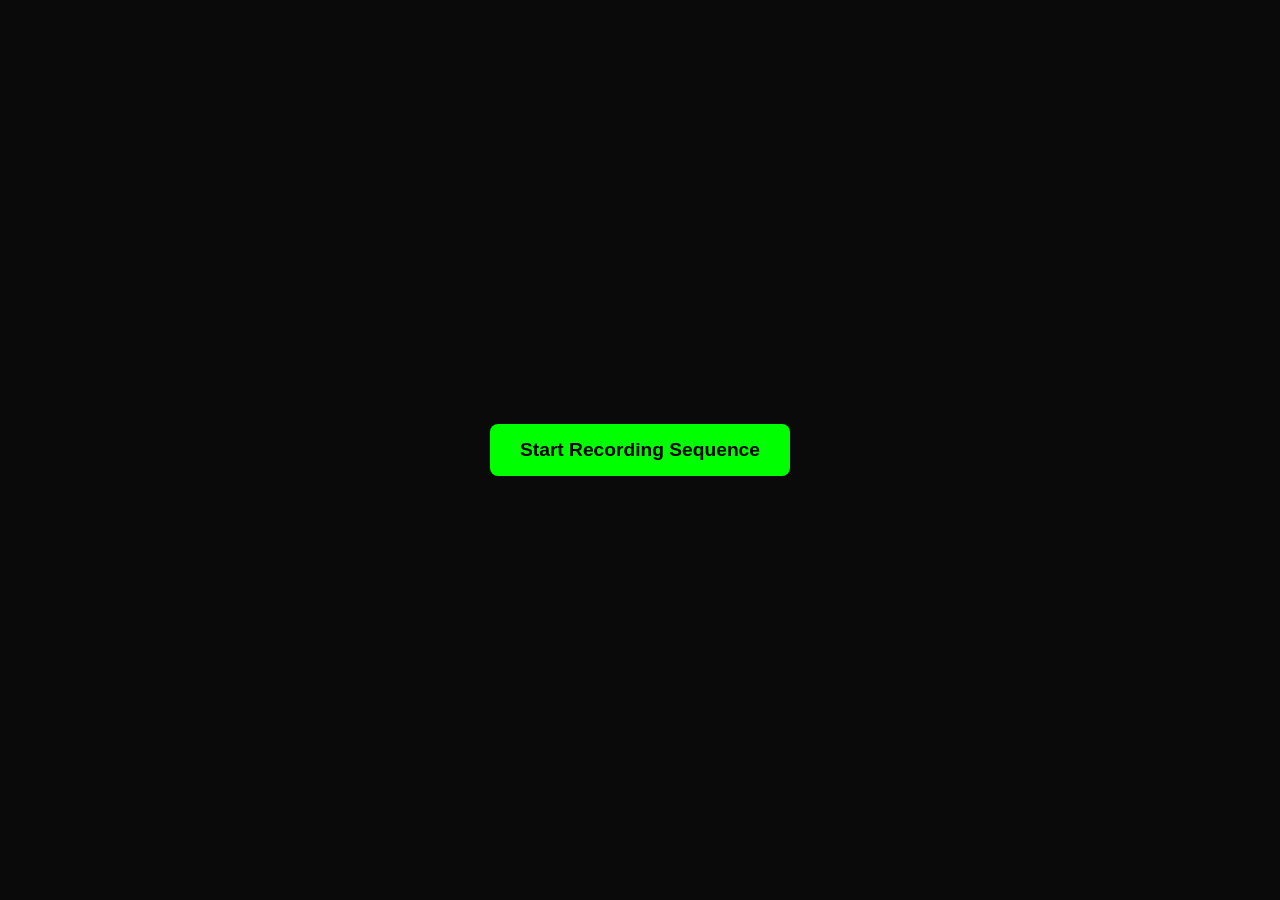
<file: tiktok-promo.html>
<!DOCTYPE html>
<html lang="en-GB">
<head>
    <meta charset="UTF-8">
    <meta name="viewport" content="width=device-width, initial-scale=1.0, maximum-scale=1.0, user-scalable=no">
    <title>11th Floor Promo Generator</title>
    <style>
        :root {
            --bg-colour: #0a0a0a;
            --panel-bg: #1a1a1a;
            --text-main: #f0f0f0;
            --text-muted: #888888;
            --accent-green: #00ff00;
            --border-colour: #333333;
        }

        * {
            box-sizing: border-box;
            margin: 0;
            padding: 0;
            font-family: 'Helvetica Neue', Arial, sans-serif;
        }

        body {
            background-color: var(--bg-colour);
            color: var(--text-main);
            display: flex;
            flex-direction: column;
            align-items: center;
            justify-content: center;
            height: 100vh;
            overflow: hidden;
        }

        /* Safe zone for TikTok - keeps content in the middle */
        #game-container {
            width: 90%;
            max-width: 400px;
            display: none;
            flex-direction: column;
            gap: 20px;
        }

        .header {
            border-bottom: 2px solid var(--border-colour);
            padding-bottom: 10px;
            margin-bottom: 10px;
        }

        .floor-tag {
            color: var(--accent-green);
            font-weight: bold;
            font-size: 1.2rem;
            text-transform: uppercase;
        }

        .question-box {
            background-color: var(--panel-bg);
            padding: 20px;
            border-radius: 8px;
            font-size: 1.1rem;
            line-height: 1.5;
            border-left: 4px solid var(--accent-green);
            min-height: 120px;
        }

        .answers-grid {
            display: grid;
            grid-template-columns: 1fr 1fr;
            gap: 15px;
        }

        .answer-btn {
            background-color: transparent;
            color: var(--text-main);
            border: 2px solid var(--border-colour);
            padding: 15px 10px;
            border-radius: 6px;
            font-size: 0.95rem;
            text-align: center;
            transition: all 0.3s ease;
        }

        /* Simulated States */
        .answer-btn.simulate-hover {
            border-color: #555;
            background-color: #222;
        }

        .answer-btn.correct {
            border-color: var(--accent-green);
            color: var(--accent-green);
            background-color: rgba(0, 255, 0, 0.1);
            font-weight: bold;
        }

        #cta-overlay {
            opacity: 0;
            text-align: center;
            margin-top: 30px;
            font-size: 1.5rem;
            font-weight: bold;
            transition: opacity 0.5s ease;
        }

        #start-btn {
            background-color: var(--accent-green);
            color: #000;
            border: none;
            padding: 15px 30px;
            font-size: 1.2rem;
            font-weight: bold;
            border-radius: 8px;
            cursor: pointer;
        }
    </style>
</head>
<body>

    <!-- Setup Button -->
    <button id="start-btn" onclick="startSequence()">Start Recording Sequence</button>

    <!-- Main Game UI -->
    <div id="game-container">
        <div class="header">
            <div class="floor-tag" id="floor-display">10th Floor</div>
            <div style="font-size: 0.8rem; color: var(--text-muted); margin-top: 5px;">FINAL HURDLE — MAKE IT COUNT!</div>
        </div>

        <div class="question-box" id="question-display">
            <!-- Question text injected here -->
        </div>

        <div class="answers-grid">
            <div class="answer-btn" id="ans-0"></div>
            <div class="answer-btn" id="ans-1"></div>
            <div class="answer-btn" id="ans-2"></div>
            <div class="answer-btn" id="ans-3"></div>
        </div>

        <div id="cta-overlay">
            Did you get it right?<br>
            <span style="color: var(--accent-green); font-size: 1.2rem;">Drop a comment below!</span>
        </div>
    </div>

    <script>
        // ==========================================
        // EDIT YOUR DAILY PROMO QUESTION HERE
        // ==========================================
        const promoData = {
            floor: "10th Floor",
            question: "Which Dutch forward holds the Premier League record for scoring in the most consecutive away matches, finding the net in nine straight appearances during the 2010–11 season?",
            answers: [
                "Jimmy Floyd Hasselbaink",
                "Ruud van Nistelrooy", 
                "Robin van Persie",    
                "Dennis Bergkamp"      
            ],
            correctIndex: 2, // 0=Hasselbaink, 1=Ruud, 2=RVP, 3=Bergkamp
            wrongHoverIndex: 1 // Which wrong answer should it briefly "think" about?
        };
        // ==========================================

        function startSequence() {
            // Hide start button, show game
            document.getElementById('start-btn').style.display = 'none';
            document.getElementById('game-container').style.display = 'flex';

            // Populate data
            document.getElementById('floor-display').innerText = promoData.floor;
            document.getElementById('question-display').innerText = promoData.question;
            for(let i = 0; i < 4; i++) {
                document.getElementById('ans-' + i).innerText = promoData.answers[i];
            }

            // SEQUENCE TIMINGS (in milliseconds)
            
            // 1. Wait 3.5 seconds, then simulate hovering over a wrong answer
            setTimeout(() => {
                document.getElementById('ans-' + promoData.wrongHoverIndex).classList.add('simulate-hover');
            }, 3500);

            // 2. Wait another 1 second, remove the hover (changing their mind)
            setTimeout(() => {
                document.getElementById('ans-' + promoData.wrongHoverIndex).classList.remove('simulate-hover');
            }, 4500);

            // 3. Wait 0.5 seconds, select the correct answer
            setTimeout(() => {
                const correctBtn = document.getElementById('ans-' + promoData.correctIndex);
                correctBtn.classList.add('correct');
                correctBtn.innerText = promoData.answers[promoData.correctIndex] + " ✓"; 
            }, 5000);

            // 4. Wait 1.5 seconds, show the Call To Action
            setTimeout(() => {
                document.getElementById('cta-overlay').style.opacity = '1';
            }, 6500);
        }
    </script>
</body>
</html>
</file>
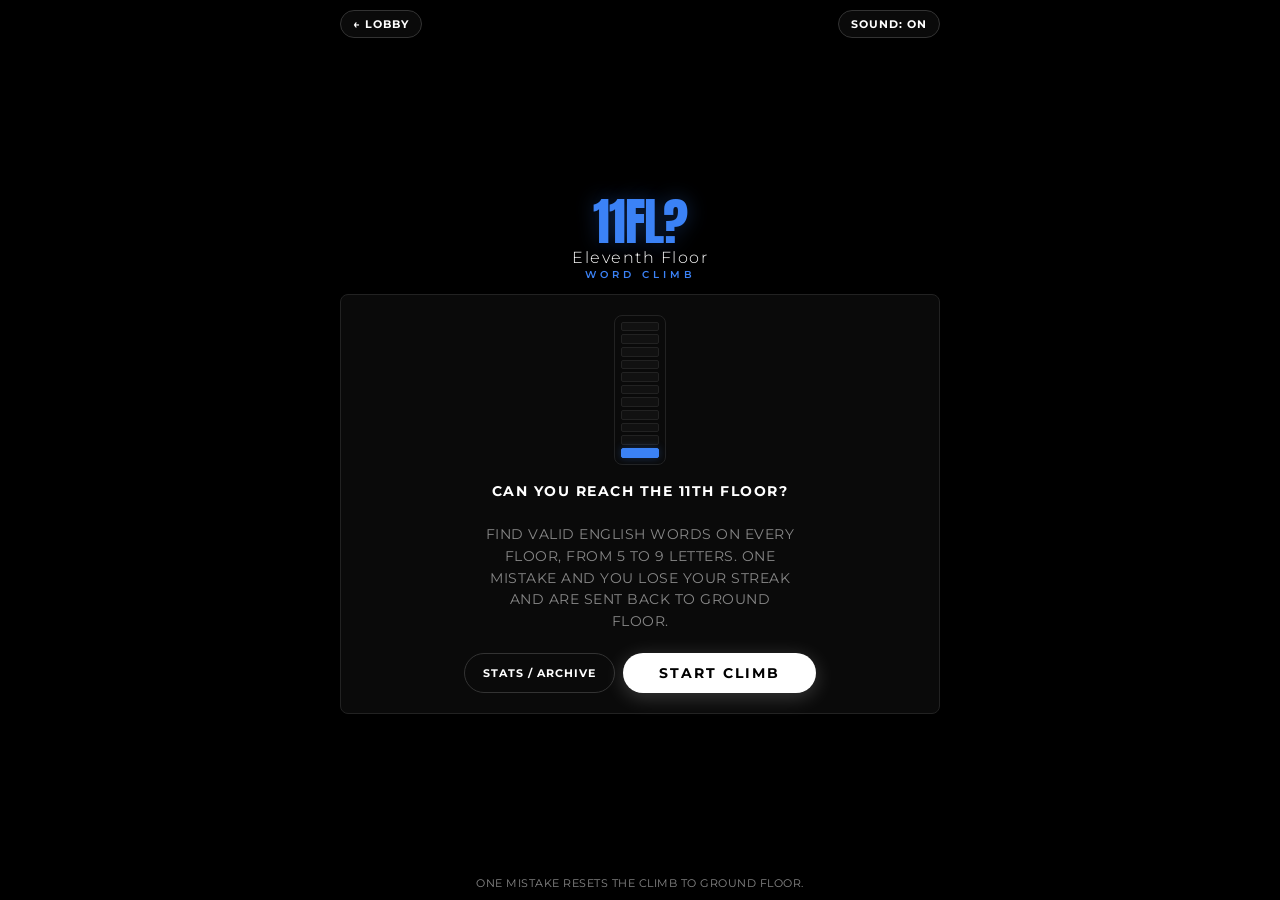
<file: word-climb.html>
<!DOCTYPE html>
<html lang="en">
<head>
    <meta charset="UTF-8">
    <meta name="viewport" content="width=device-width, initial-scale=1.0, maximum-scale=1.0, user-scalable=no">
    <title>11th Floor Word Climb — Daily Puzzle</title>
    <link rel="preconnect" href="https://fonts.googleapis.com">
    <link rel="preconnect" href="https://fonts.gstatic.com" crossorigin>
    <link href="https://fonts.googleapis.com/css2?family=Anton&family=Inter:wght@700;800&family=Montserrat:wght@300;400;600;700;800;900&display=swap" rel="stylesheet">
    <link href="https://fonts.cdnfonts.com/css/glacial-indifference" rel="stylesheet">
    <link rel="stylesheet" href="style.css">
    <style>
        .top-bar {
            width: 100%;
            max-width: 600px;
            display: flex;
            justify-content: space-between;
            align-items: center;
            margin-bottom: 8px;
        }

        .pill-btn {
            background: var(--surface, #0a0a0a);
            border: 1px solid var(--surface-border-light, #333333);
            color: var(--text-primary, #ffffff);
            padding: 6px 12px;
            border-radius: 20px;
            font-size: 0.7rem;
            font-weight: 700;
            text-decoration: none;
            cursor: pointer;
            transition: all 0.2s ease;
        }

        .pill-btn:hover {
            border-color: var(--genre-blue, #3B82F6);
            color: var(--genre-blue, #3B82F6);
        }

        /* Active Timer Display */
        .header-timer {
            font-family: 'Inter', sans-serif;
            font-size: 0.9rem;
            font-weight: 800;
            color: var(--state-active, #facc15);
            letter-spacing: 1px;
            background: var(--surface, #0a0a0a);
            border: 1px solid var(--surface-border, #222222);
            padding: 4px 12px;
            border-radius: 12px;
            display: none;
        }

        .landing-shaft-graphic .landing-shaft-box { animation: sweepMiddle 1.2s ease-in-out forwards; }
        .landing-shaft-graphic .landing-shaft-box:nth-child(11) { animation: sweepBottomSettle 2.6s ease-in-out forwards; animation-delay: 0.05s; }
        .landing-shaft-graphic .landing-shaft-box:nth-child(10) { animation-delay: 0.15s; }
        .landing-shaft-graphic .landing-shaft-box:nth-child(9)  { animation-delay: 0.25s; }
        .landing-shaft-graphic .landing-shaft-box:nth-child(8)  { animation-delay: 0.35s; }
        .landing-shaft-graphic .landing-shaft-box:nth-child(7)  { animation-delay: 0.45s; }
        .landing-shaft-graphic .landing-shaft-box:nth-child(6)  { animation-delay: 0.55s; }
        .landing-shaft-graphic .landing-shaft-box:nth-child(5)  { animation-delay: 0.65s; }
        .landing-shaft-graphic .landing-shaft-box:nth-child(4)  { animation-delay: 0.75s; }
        .landing-shaft-graphic .landing-shaft-box:nth-child(3)  { animation-delay: 0.85s; }
        .landing-shaft-graphic .landing-shaft-box:nth-child(2)  { animation-delay: 0.95s; }
        .landing-shaft-graphic .landing-shaft-box:nth-child(1)  { animation: sweepTopGreen 1.6s ease-in-out forwards; animation-delay: 1.05s; }

        @keyframes sweepMiddle {
            0% { background-color: #111111; border-color: var(--surface-border); box-shadow: none; }
            30% { background-color: var(--genre-blue); border-color: var(--genre-blue); box-shadow: 0 0 10px var(--genre-blue-glow); }
            60%, 100% { background-color: #111111; border-color: var(--surface-border); box-shadow: none; }
        }

        @keyframes sweepTopGreen {
            0% { background-color: #111111; border-color: var(--surface-border); box-shadow: none; }
            20%, 70% { background-color: var(--state-success); border-color: var(--state-success); box-shadow: 0 0 16px var(--state-success-glow); }
            100% { background-color: #111111; border-color: var(--surface-border); box-shadow: none; }
        }

        @keyframes sweepBottomSettle {
            0% { background-color: #111111; border-color: var(--surface-border); box-shadow: none; }
            15% { background-color: var(--genre-blue); border-color: var(--genre-blue); box-shadow: 0 0 10px var(--genre-blue-glow); }
            30%, 80% { background-color: #111111; border-color: var(--surface-border); box-shadow: none; }
            95%, 100% { background-color: var(--genre-blue); border-color: var(--genre-blue); box-shadow: 0 0 8px var(--genre-blue-glow); }
        }

        .game-logo-box {
            display: flex;
            flex-direction: column;
            align-items: center;
            margin-bottom: 8px;
            text-align: center;
            flex-shrink: 0;
        }

        .gameplay-header-box {
            display: flex;
            flex-direction: column;
            align-items: center;
            margin-bottom: 6px;
            text-align: center;
            flex-shrink: 0;
        }

        .btn-start:hover {
            background-color: var(--genre-blue);
            color: #ffffff;
            box-shadow: 0 4px 25px var(--genre-blue-glow);
        }

        /* Gameplay Area */
        .hud-sidebar-container { width: 100%; max-width: 600px; display: flex; align-items: stretch; gap: 12px; margin-bottom: 6px; flex-shrink: 0; }
        .tower-stack { display: flex; flex-direction: column; gap: 2px; width: 52px; background: var(--surface); border: 1px solid var(--surface-border); border-radius: 8px; padding: 6px; justify-content: space-between; flex-shrink: 0; }
        .tower-floor { height: 7px; border: 1px solid var(--surface-border); background: #111111; transition: all 0.2s ease; border-radius: 2px; }
        .tower-floor.active { border-color: var(--state-active); background: var(--state-active); box-shadow: 0 0 8px var(--state-active-glow); }
        .tower-floor.completed { border-color: var(--state-success); background: var(--state-success); box-shadow: 0 0 6px var(--state-success-glow); }
        .tower-floor.failed { border-color: var(--state-error); background: var(--state-error); box-shadow: 0 0 6px var(--state-error-glow); }
        .floor-info-box { flex-grow: 1; background: var(--surface); border: 1px solid var(--surface-border); border-radius: 8px; padding: 10px 16px; display: flex; justify-content: space-between; align-items: center; }
        .floor-left-group { display: flex; flex-direction: column; gap: 4px; }
        .current-floor-display { font-family: 'Montserrat', sans-serif; font-size: 1.1rem; font-weight: 800; letter-spacing: 1px; }
        .floor-rule-text { font-family: 'Montserrat', sans-serif; font-size: 0.65rem; font-weight: 600; color: var(--text-muted); letter-spacing: 0.5px; text-transform: uppercase; }

        .play-card { width: 100%; max-width: 600px; background: var(--surface); border: 1px solid var(--surface-border); border-radius: 8px; padding: 10px; display: flex; flex-direction: column; align-items: center; justify-content: flex-start; gap: 2px; flex-grow: 1; margin-bottom: 6px; overflow: hidden; min-height: 0; }
        #message-box { min-height: 16px; color: var(--state-error); font-weight: 700; font-size: 0.72rem; letter-spacing: 1px; text-transform: uppercase; text-align: center; }
        
        #target-word-slots { 
            display: flex; 
            gap: 4px; 
            justify-content: center; 
            align-items: center; 
            width: 100%; 
            min-height: 38px; 
            flex-wrap: nowrap; 
        }
        .target-slot { 
            width: clamp(26px, 8.5vw, 32px); 
            height: 38px; 
            border: 1px solid rgba(250, 204, 21, 0.4); 
            border-radius: 6px; 
            background: #111111; 
            display: flex; 
            align-items: center; 
            justify-content: center; 
            font-family: 'Inter', sans-serif; 
            font-weight: 800; 
            font-size: clamp(0.85rem, 3.5vw, 1rem); 
            letter-spacing: -0.5px; 
            color: var(--text-primary); 
            transition: all 0.15s ease; 
            flex-shrink: 0; 
        }
        .target-slot.filled { border-color: var(--state-active); box-shadow: 0 0 6px var(--state-active-glow); }
        .target-slot.state-success { border-color: var(--state-success); color: var(--state-success); }
        .target-slot.state-error { border-color: var(--state-error); color: var(--state-error); }

        #guess-display { display: flex; justify-content: center; gap: 4px; min-height: 28px; align-items: center; font-weight: 700; font-size: 0.9rem; letter-spacing: 2px; color: var(--text-primary); margin-bottom: 2px; }
        #wheel-container { width: min(295px, 36vh); height: min(295px, 36vh); max-width: 100%; position: relative; margin: 0 auto; flex-shrink: 0; display: flex; align-items: center; justify-content: center; }

        .action-panel { width: 100%; max-width: 600px; display: flex; gap: 12px; justify-content: center; flex-shrink: 0; margin-bottom: 4px; }
        .btn { font-family: 'Montserrat', sans-serif; font-size: 0.8rem; font-weight: 700; text-transform: uppercase; letter-spacing: 2px; padding: 12px 20px; cursor: pointer; border-radius: 8px; flex: 1; display: flex; align-items: center; justify-content: center; gap: 6px; }
        .btn-secondary { background: #111111; color: var(--text-muted); border: 1px solid var(--surface-border); }
        .btn-secondary:hover { color: var(--text-primary); border-color: var(--text-muted); background: #181818; }
        .btn-primary { background: #111111; color: var(--state-active, #facc15); border: 1px solid var(--state-active, #facc15); box-shadow: 0 0 10px var(--state-active-glow, rgba(250, 204, 21, 0.25)); }

        .modal-overlay { position: fixed; top: 0; left: 0; width: 100%; height: 100%; background-color: rgba(0, 0, 0, 0.92); display: flex; align-items: center; justify-content: center; z-index: 100; }
        .modal-overlay.hidden { display: none !important; }
        .modal-card { background-color: var(--surface); border: 1px solid var(--surface-border); padding: 28px 24px; border-radius: 14px; width: 90%; max-width: 360px; text-align: center; }
        .modal-large { max-width: 440px; }
        .stats-summary-grid { display: grid; grid-template-columns: repeat(3, 1fr); gap: 10px; margin: 18px 0 12px 0; background: var(--bg-deep); border: 1px solid var(--surface-border); border-radius: 10px; padding: 14px; }
        .stat-box { display: flex; flex-direction: column; align-items: center; }
        .stat-val { font-size: 1.25rem; font-weight: 800; color: var(--text-primary); }
        .stat-lbl { font-size: 0.55rem; font-weight: 700; color: var(--text-muted); text-transform: uppercase; margin-top: 3px; }
        .vault-grid { display: grid; grid-template-columns: repeat(auto-fill, minmax(95px, 1fr)); gap: 8px; max-height: 220px; overflow-y: auto; margin: 12px 0; }
        .vault-item-btn { background-color: #111111; border: 1px solid var(--surface-border); color: var(--text-primary); padding: 10px 6px; border-radius: 8px; cursor: pointer; text-align: center; }
        .vault-item-btn:hover { border-color: var(--genre-blue, #3B82F6); background-color: #1a1a1a; }
        .btn-modal { flex-grow: 1; width: 100%; background-color: #111111; border: 1px solid var(--surface-border); color: var(--text-primary); padding: 12px; font-family: 'Montserrat', sans-serif; font-size: 0.8rem; font-weight: 700; border-radius: 24px; cursor: pointer; margin-top: 10px; }

        /* Victory Receipt Card */
        .victory-receipt { width: 100%; max-width: 320px; background: #111111; border: 1px solid var(--genre-blue, #3B82F6); border-radius: 12px; padding: 20px 20px; margin: 16px 0 20px 0; box-shadow: 0 0 25px rgba(59, 130, 246, 0.3); display: flex; flex-direction: column; gap: 14px; text-align: left; }
        .victory-row { display: flex; justify-content: space-between; align-items: flex-end; border-bottom: 1px solid var(--surface-border-light, #333333); padding-bottom: 8px; }
        .victory-label { font-size: 0.75rem; font-weight: 700; color: var(--text-muted); text-transform: uppercase; letter-spacing: 1px; }
        .victory-data { font-size: 1rem; font-family: 'Inter', sans-serif; font-weight: 800; color: #ffffff; letter-spacing: 0.5px; }
    </style>
</head>
<body class="game-wordclimb">

    <div style="width: 100%; max-width: 600px; display: flex; flex-direction: column; align-items: center; justify-content: space-between; height: 100%;">
        <div class="top-bar">
            <a href="index.html" class="pill-btn">← LOBBY</a>
            <div id="active-game-timer" class="header-timer">00:00</div>
            <button class="pill-btn" id="btn-sound">SOUND: ON</button>
        </div>

        <!-- LANDING SCREEN -->
        <div id="start-screen" style="width: 100%; display: flex; flex-direction: column; align-items: center;">
            <div class="game-logo-box">
                <h1 class="game-logo-blue">11FL?</h1>
                <p class="game-logo-title">Eleventh Floor</p>
                <p class="game-logo-sub" style="color: var(--genre-blue, #3B82F6);">WORD CLIMB</p>
            </div>

            <div class="landing-container">
                <div class="landing-shaft-graphic">
                    <div class="landing-shaft-box"></div>
                    <div class="landing-shaft-box"></div>
                    <div class="landing-shaft-box"></div>
                    <div class="landing-shaft-box"></div>
                    <div class="landing-shaft-box"></div>
                    <div class="landing-shaft-box"></div>
                    <div class="landing-shaft-box"></div>
                    <div class="landing-shaft-box"></div>
                    <div class="landing-shaft-box"></div>
                    <div class="landing-shaft-box"></div>
                    <div class="landing-shaft-box"></div>
                </div>

                <div class="landing-challenge-text">
                    <strong>CAN YOU REACH THE 11TH FLOOR?</strong><br><br>
                    Find valid English words on every floor, from 5 to 9 letters. One mistake and you lose your streak and are sent back to Ground Floor.
                </div>

                <div style="display: flex; gap: 8px; margin-top: 4px;">
                    <button id="btn-landing-stats" class="pill-btn" style="padding: 10px 18px; border-radius: 24px;">STATS / ARCHIVE</button>
                    <button id="start-climb-btn" class="btn-start">Start Climb</button>
                </div>
            </div>
        </div>

        <!-- GAMEPLAY HEADER -->
        <div id="gameplay-header" class="gameplay-header-box" style="display: none;">
            <p class="game-logo-title">Eleventh Floor</p>
            <p class="game-logo-sub" style="color: var(--genre-blue, #3B82F6);">WORD CLIMB</p>
        </div>

        <!-- Gameplay HUD Header -->
        <div class="hud-sidebar-container" id="floor-hud-container" style="display: none;">
            <div class="tower-stack" id="tower-stack">
                <div class="tower-floor" data-floor="11"></div>
                <div class="tower-floor" data-floor="10"></div>
                <div class="tower-floor" data-floor="9"></div>
                <div class="tower-floor" data-floor="8"></div>
                <div class="tower-floor" data-floor="7"></div>
                <div class="tower-floor" data-floor="6"></div>
                <div class="tower-floor" data-floor="5"></div>
                <div class="tower-floor" data-floor="4"></div>
                <div class="tower-floor" data-floor="3"></div>
                <div class="tower-floor" data-floor="2"></div>
                <div class="tower-floor" data-floor="1"></div>
            </div>

            <div class="floor-info-box">
                <div class="floor-left-group">
                    <div class="current-floor-display" id="floor-number-val"><span style="color: var(--genre-blue, #3B82F6); font-weight: 800;">1st</span> <span style="color: #ffffff;">Floor</span></div>
                    <div class="floor-rule-text" id="floor-rule-text">5-letter English word • No mistakes!</div>
                </div>
            </div>
        </div>

        <!-- Main Play Card Workspace -->
        <div id="game-workspace" class="play-card" style="display: none;">
            <div id="message-box"></div>
            <div id="target-word-slots"></div>
            <div id="guess-display"></div>
            <div id="wheel-container"></div>
        </div>

        <!-- Action Panel Controls -->
        <div class="action-panel" id="game-controls" style="display: none;">
            <button class="btn btn-secondary" id="action-delete-btn">DELETE</button>
            <button class="btn btn-primary" id="action-submit-btn">SUBMIT</button>
        </div>

        <!-- ECOSYSTEM VICTORY SCREEN LAYOUT -->
        <div id="victory-screen" style="display: none; width: 100%; flex-direction: column; align-items: center; justify-content: center; text-align: center; padding: 10px 16px; flex-grow: 1;">
            
            <div class="game-logo-box" style="margin-bottom: 0;">
                <h1 class="game-logo-blue">11FL?</h1>
                <p class="game-logo-title">Eleventh Floor</p>
                <p class="game-logo-sub" style="color: var(--genre-blue, #3B82F6);">WORD CLIMB</p>
            </div>

            <div class="victory-receipt">
                <div style="font-family: 'Montserrat', sans-serif; font-size: 0.8rem; font-weight: 800; letter-spacing: 3px; color: var(--genre-blue, #3B82F6); text-transform: uppercase; text-align: center; margin-bottom: 2px;">DESTINATION REACHED</div>
                <div style="font-family: 'Anton', sans-serif; font-size: 2rem; color: #ffffff; letter-spacing: 1px; margin-bottom: 4px; text-align: center;">PERFECT</div>
                
                <div class="victory-row">
                    <span class="victory-label">Time Elapsed</span>
                    <span id="victory-time-display" class="victory-data">00:00</span>
                </div>
                
                <div class="victory-row">
                    <span class="victory-label">Accuracy</span>
                    <span class="victory-data" style="color: var(--state-success, #22c55e);">100% (10/10)</span>
                </div>
                
                <div class="victory-row" style="border-bottom: none; padding-bottom: 0;">
                    <span class="victory-label">Active Streak</span>
                    <span id="victory-streak-display" class="victory-data" style="color: var(--state-active, #facc15);">0 Days</span>
                </div>
            </div>

            <button id="btn-victory-stats" class="btn-start" style="width: 100%; max-width: 320px; margin-bottom: 12px; background-color: var(--genre-blue, #3B82F6); color: #ffffff; border-color: var(--genre-blue, #3B82F6);">VIEW STATS & ARCHIVES</button>
            
            <div style="font-size: 0.65rem; color: var(--text-muted, #888888); font-weight: 600; letter-spacing: 1px; max-width: 280px; line-height: 1.5;">
                Unlock all past daily games and custom quizzes for £2 a month or a discounted price of £20 a year in the Archive Vault.
            </div>
        </div>

        <footer>
            <div id="footer-text">ONE MISTAKE RESETS THE CLIMB TO GROUND FLOOR.</div>
        </footer>
    </div>

    <!-- Stats & Archive Vault Modal -->
    <div id="modal-vault" class="modal-overlay hidden">
        <div class="modal-card modal-large">
            <h2 style="font-size: 1.2rem; font-weight: 800;">STATS</h2>
            <div class="stats-summary-grid">
                <div class="stat-box"><span id="stat-played" class="stat-val">0</span><span class="stat-lbl">Played</span></div>
                <div class="stat-box"><span id="stat-wins" class="stat-val">0</span><span class="stat-lbl">Wins</span></div>
                <div class="stat-box"><span id="stat-winrate" class="stat-val">0%</span><span class="stat-lbl">Win %</span></div>
                <div class="stat-box"><span id="stat-streak" class="stat-val">0</span><span class="stat-lbl">Streak</span></div>
                <div class="stat-box" style="grid-column: span 2;"><span id="stat-bestfloor" class="stat-val">FL 01</span><span class="stat-lbl">Best Peak</span></div>
            </div>

            <h3 style="font-size: 0.72rem; font-weight: 700; color: var(--text-muted); margin-top: 12px; text-transform: uppercase;">ARCHIVE VAULT</h3>
            <div id="vault-list" class="vault-grid"></div>
            <button id="btn-close-vault" class="btn-modal">CLOSE</button>
        </div>
    </div>

    <script src="words.js"></script>
    <script src="word-climb.js"></script>
</body>
</html>
</file>
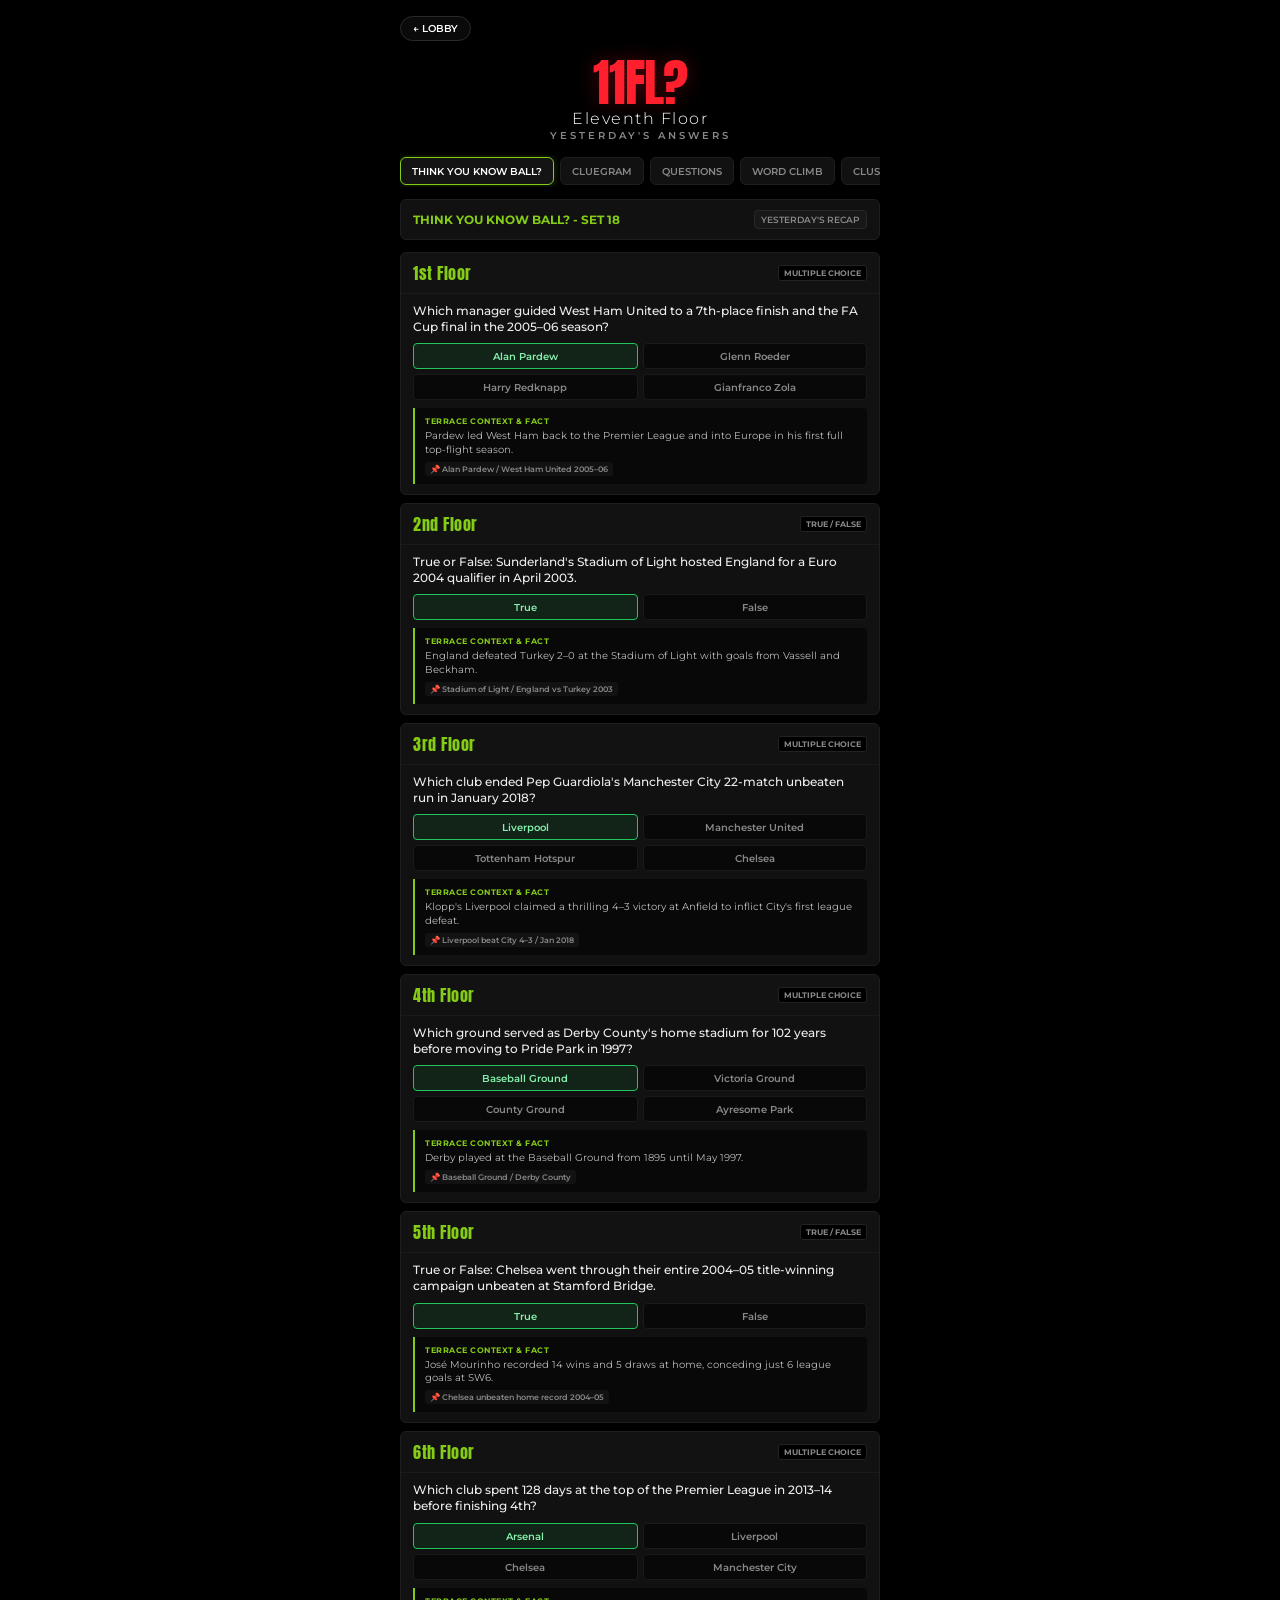
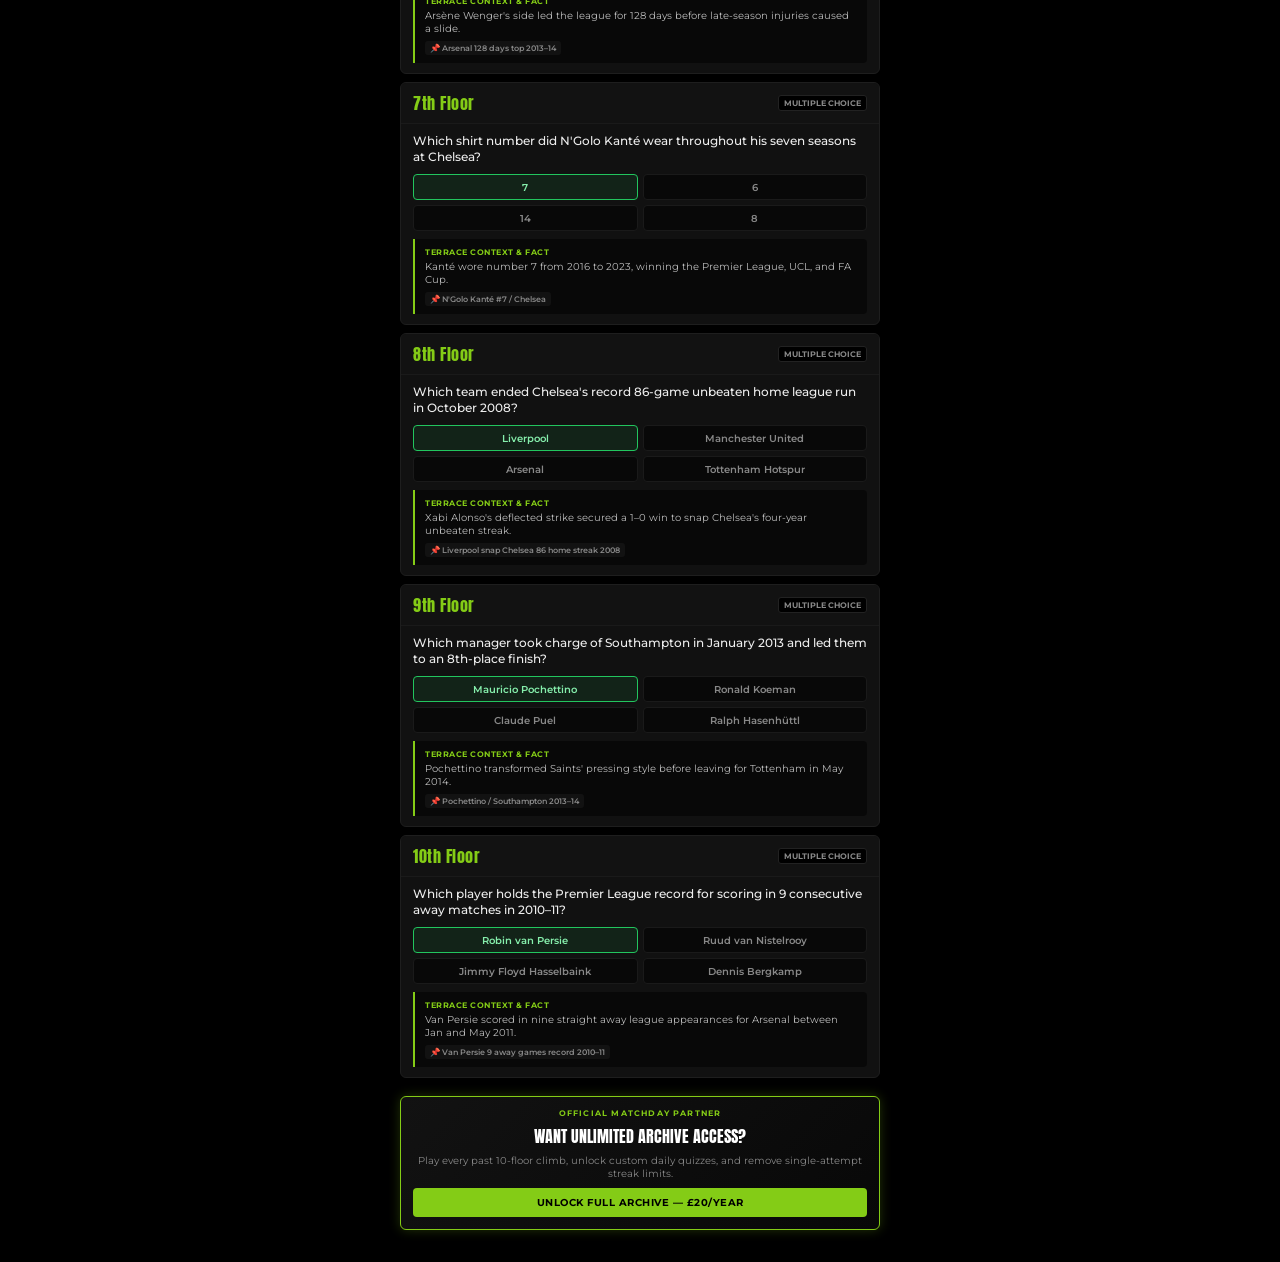
<file: yesterdays-answers.html>
<!DOCTYPE html>
<html lang="en">
<head>
    <meta charset="UTF-8">
    <meta name="viewport" content="width=device-width, initial-scale=1.0, maximum-scale=1.0, user-scalable=no">
    <title>Eleventh Floor Games — Yesterday's Answers</title>
    <link rel="preconnect" href="https://fonts.googleapis.com">
    <link rel="preconnect" href="https://fonts.gstatic.com" crossorigin>
    <link href="https://fonts.googleapis.com/css2?family=Anton&family=Inter:wght@500;600;700&family=Montserrat:wght@300;400;500;600;700&display=swap" rel="stylesheet">
    <style>
        :root {
            --bg-deep: #000000;
            --surface: #0a0a0a;
            --surface-card: #111111;
            --surface-border: #1e1e1e;
            --surface-border-light: #2a2a2a;
            --accent-red: #ff1f2d;
            --text-primary: #ffffff;
            --text-muted: #888888;

            /* Game Accent Palette */
            --color-terrace: #84CC16;
            --color-terrace-glow: rgba(132, 204, 22, 0.25);
            --color-cluegram: #cc007e;
            --color-cluegram-glow: rgba(204, 0, 126, 0.25);
            --color-questions: #D4AF37;
            --color-questions-glow: rgba(212, 175, 55, 0.25);
            --color-wordclimb: #3B82F6;
            --color-wordclimb-glow: rgba(59, 130, 246, 0.25);
            --color-clusters: #ff751f;
            --color-clusters-glow: rgba(255, 117, 31, 0.25);
            --color-parity: #ff9999;
            --color-parity-glow: rgba(255, 153, 153, 0.25);

            --current-accent: var(--color-terrace);
            --current-glow: var(--color-terrace-glow);
        }

        * {
            box-sizing: border-box;
            margin: 0;
            padding: 0;
            user-select: none;
            -webkit-tap-highlight-color: transparent;
        }

        body {
            background-color: var(--bg-deep);
            color: var(--text-primary);
            font-family: 'Montserrat', sans-serif;
            min-height: 100vh;
            display: flex;
            flex-direction: column;
            align-items: center;
            padding: 16px 12px 32px 12px;
        }

        .top-bar {
            width: 100%;
            max-width: 480px;
            display: flex;
            justify-content: flex-start;
            margin-bottom: 8px;
        }

        .pill-btn {
            background: var(--surface);
            border: 1px solid var(--surface-border-light);
            color: var(--text-primary);
            padding: 5px 12px;
            border-radius: 20px;
            font-size: 0.65rem;
            font-weight: 600;
            text-decoration: none;
            cursor: pointer;
            transition: all 0.2s ease;
        }

        .pill-btn:hover {
            border-color: var(--current-accent);
            color: var(--current-accent);
        }

        .archive-container {
            width: 100%;
            max-width: 480px;
            display: flex;
            flex-direction: column;
            gap: 12px;
        }

        /* Sleek Header Branding */
        .hub-logo-box {
            display: flex;
            flex-direction: column;
            align-items: center;
            text-align: center;
            margin-bottom: 2px;
        }

        .hub-logo-red {
            font-family: 'Anton', sans-serif;
            font-size: 3.2rem;
            font-weight: 400;
            color: var(--accent-red);
            line-height: 0.85;
            letter-spacing: -1px;
            text-shadow: 0 0 20px rgba(255, 31, 45, 0.3);
            margin-bottom: 4px;
            animation: logoColorCycle 8s ease-in-out infinite;
        }

        .hub-logo-title {
            font-family: 'Montserrat', sans-serif;
            font-size: 1rem;
            font-weight: 300;
            color: #ffffff;
            letter-spacing: 1.5px;
            margin-bottom: 2px;
        }

        .hub-logo-sub {
            font-family: 'Montserrat', sans-serif;
            font-size: 0.6rem;
            font-weight: 600;
            color: var(--text-muted);
            letter-spacing: 3px;
            text-transform: uppercase;
        }

        @keyframes logoColorCycle {
            0%   { color: var(--accent-red); text-shadow: 0 0 20px rgba(255, 31, 45, 0.3); }
            14%  { color: var(--color-terrace); text-shadow: 0 0 20px var(--color-terrace-glow); }
            28%  { color: var(--color-cluegram); text-shadow: 0 0 20px var(--color-cluegram-glow); }
            42%  { color: var(--color-questions); text-shadow: 0 0 20px var(--color-questions-glow); }
            56%  { color: var(--color-wordclimb); text-shadow: 0 0 20px var(--color-wordclimb-glow); }
            70%  { color: var(--color-clusters); text-shadow: 0 0 20px var(--color-clusters-glow); }
            84%  { color: var(--color-parity); text-shadow: 0 0 20px var(--color-parity-glow); }
            100% { color: var(--accent-red); text-shadow: 0 0 20px rgba(255, 31, 45, 0.3); }
        }

        /* Game Switcher Tabs */
        .game-tabs-scroll {
            width: 100%;
            overflow-x: auto;
            display: flex;
            gap: 6px;
            padding: 2px 0;
            scrollbar-width: none;
        }

        .game-tabs-scroll::-webkit-scrollbar { display: none; }

        .tab-btn {
            background: var(--surface-card);
            border: 1px solid var(--surface-border);
            border-radius: 6px;
            color: var(--text-muted);
            font-family: 'Montserrat', sans-serif;
            font-size: 0.62rem;
            font-weight: 600;
            padding: 7px 11px;
            white-space: nowrap;
            cursor: pointer;
            transition: all 0.2s ease;
            text-transform: uppercase;
        }

        .tab-btn.active {
            color: #ffffff;
            border-color: var(--current-accent);
            box-shadow: 0 0 10px var(--current-glow);
            background: #141414;
        }

        /* Set Metadata Box */
        .set-meta-card {
            background: var(--surface-card);
            border: 1px solid var(--surface-border);
            border-radius: 6px;
            padding: 10px 12px;
            display: flex;
            justify-content: space-between;
            align-items: center;
        }

        .set-title-text {
            font-size: 0.78rem;
            font-weight: 700;
            color: var(--current-accent);
            text-transform: uppercase;
        }

        .set-date-badge {
            font-size: 0.55rem;
            font-weight: 600;
            background: #181818;
            border: 1px solid #282828;
            padding: 3px 6px;
            border-radius: 4px;
            color: var(--text-muted);
            text-transform: uppercase;
        }

        /* Dynamic Floor Stack */
        .answers-list {
            display: flex;
            flex-direction: column;
            gap: 8px;
        }

        .floor-card {
            background: var(--surface-card);
            border: 1px solid var(--surface-border);
            border-radius: 6px;
            overflow: hidden;
        }

        .floor-card-header {
            padding: 8px 12px;
            display: flex;
            justify-content: space-between;
            align-items: center;
            background: #121212;
            border-bottom: 1px solid #1a1a1a;
        }

        .floor-number-badge {
            font-family: 'Anton', sans-serif;
            font-size: 1rem;
            color: var(--current-accent);
            letter-spacing: 0.5px;
        }

        .floor-type-tag {
            font-size: 0.52rem;
            font-weight: 700;
            color: var(--text-muted);
            background: #000000;
            border: 1px solid #222222;
            padding: 2px 5px;
            border-radius: 3px;
            text-transform: uppercase;
        }

        .floor-card-body {
            padding: 10px 12px;
            display: flex;
            flex-direction: column;
            gap: 8px;
        }

        .q-text {
            font-size: 0.74rem;
            font-weight: 500;
            line-height: 1.35;
            color: #eeeeee;
        }

        .options-list {
            display: grid;
            grid-template-columns: 1fr 1fr;
            gap: 5px;
        }

        .opt-chip {
            font-size: 0.62rem;
            font-weight: 600;
            padding: 6px;
            border-radius: 4px;
            background: #080808;
            border: 1px solid #1a1a1a;
            color: var(--text-muted);
            text-align: center;
        }

        .opt-chip.correct-chip {
            background: rgba(34, 197, 94, 0.1);
            border-color: #22c55e;
            color: #86EFAC;
        }

        .opt-chip.trap-chip {
            background: rgba(239, 68, 68, 0.1);
            border-color: #ef4444;
            color: #FCA5A5;
        }

        /* Blossom-Style Word Climb Layout */
        .wheel-letters-row {
            display: flex;
            gap: 5px;
            align-items: center;
            justify-content: center;
            margin: 2px 0;
        }

        .letter-bubble {
            width: 26px;
            height: 26px;
            border-radius: 50%;
            background: #141414;
            border: 1px solid var(--surface-border-light);
            display: flex;
            align-items: center;
            justify-content: center;
            font-family: 'Inter', sans-serif;
            font-weight: 700;
            font-size: 0.75rem;
            color: #ffffff;
        }

        .blossom-stats-grid {
            display: grid;
            grid-template-columns: repeat(5, 1fr);
            gap: 4px;
            margin: 4px 0;
            background: #080808;
            border: 1px solid #1a1a1a;
            border-radius: 4px;
            padding: 8px;
            text-align: center;
        }

        .blossom-stat-val {
            font-size: 0.75rem;
            font-weight: 700;
            color: var(--color-wordclimb);
        }

        .blossom-stat-lbl {
            font-size: 0.48rem;
            color: var(--text-muted);
            text-transform: uppercase;
        }

        .word-accordion-container {
            display: flex;
            flex-direction: column;
            gap: 6px;
            max-height: 220px;
            overflow-y: auto;
            padding-right: 4px;
            scrollbar-width: thin;
        }

        .cluster-group-box {
            background: #080808;
            border: 1px solid #1a1a1a;
            border-radius: 4px;
            padding: 7px 9px;
            display: flex;
            flex-direction: column;
            gap: 5px;
        }

        .cluster-cat-title {
            font-size: 0.58rem;
            font-weight: 700;
            color: var(--current-accent);
            text-transform: uppercase;
        }

        .cluster-words-row {
            display: flex;
            flex-wrap: wrap;
            gap: 4px;
        }

        /* Context / Fact Callout */
        .fact-box {
            background: #080808;
            border-left: 2px solid var(--current-accent);
            padding: 8px 10px;
            border-radius: 0 4px 4px 0;
        }

        .fact-title {
            font-size: 0.52rem;
            font-weight: 700;
            color: var(--current-accent);
            text-transform: uppercase;
            letter-spacing: 0.5px;
            margin-bottom: 3px;
        }

        .fact-text {
            font-size: 0.65rem;
            font-weight: 400;
            color: #bbbbbb;
            line-height: 1.3;
        }

        .anchor-tag {
            display: inline-block;
            margin-top: 4px;
            font-size: 0.52rem;
            font-weight: 600;
            color: var(--text-muted);
            background: #121212;
            padding: 2px 5px;
            border-radius: 3px;
        }

        /* Commercial Upgrade Banner */
        .promo-affiliate-card {
            background: linear-gradient(135deg, #121212 0%, #080808 100%);
            border: 1px solid var(--current-accent);
            border-radius: 6px;
            padding: 12px;
            display: flex;
            flex-direction: column;
            gap: 6px;
            text-align: center;
            box-shadow: 0 0 12px var(--current-glow);
            margin-top: 6px;
        }

        .affiliate-badge {
            font-size: 0.48rem;
            font-weight: 700;
            letter-spacing: 1.2px;
            color: var(--current-accent);
            text-transform: uppercase;
        }

        .affiliate-title {
            font-family: 'Anton', sans-serif;
            font-size: 1rem;
            color: #ffffff;
            text-transform: uppercase;
        }

        .affiliate-desc {
            font-size: 0.62rem;
            color: var(--text-muted);
            line-height: 1.3;
            font-weight: 400;
        }

        .affiliate-btn {
            background: var(--current-accent);
            color: #000000;
            font-family: 'Montserrat', sans-serif;
            font-size: 0.65rem;
            font-weight: 700;
            padding: 8px;
            border: none;
            border-radius: 4px;
            cursor: pointer;
            text-transform: uppercase;
            letter-spacing: 0.5px;
            margin-top: 2px;
        }
    </style>
</head>
<body>

    <div class="archive-container">
        <div class="top-bar">
            <a href="index.html" class="pill-btn">← LOBBY</a>
        </div>

        <div class="hub-logo-box">
            <h1 class="hub-logo-red">11FL?</h1>
            <p class="hub-logo-title">Eleventh Floor</p>
            <p class="hub-logo-sub">YESTERDAY'S ANSWERS</p>
        </div>

        <!-- Game Switcher Tabs -->
        <div class="game-tabs-scroll">
            <button class="tab-btn active" data-game="ball" data-color="#84CC16" data-glow="rgba(132, 204, 22, 0.25)">Think You Know Ball?</button>
            <button class="tab-btn" data-game="cluegram" data-color="#cc007e" data-glow="rgba(204, 0, 126, 0.25)">Cluegram</button>
            <button class="tab-btn" data-game="questions" data-color="#D4AF37" data-glow="rgba(212, 175, 55, 0.25)">Questions</button>
            <button class="tab-btn" data-game="wordclimb" data-color="#3B82F6" data-glow="rgba(59, 130, 246, 0.25)">Word Climb</button>
            <button class="tab-btn" data-game="clusters" data-color="#ff751f" data-glow="rgba(255, 117, 31, 0.25)">Clusters</button>
            <button class="tab-btn" data-game="parity" data-color="#ff9999" data-glow="rgba(255, 153, 153, 0.25)">Parity</button>
        </div>

        <!-- Set Metadata Box -->
        <div class="set-meta-card">
            <div class="set-title-text" id="meta-set-title">Think You Know Ball? — Set 18</div>
            <div class="set-date-badge">YESTERDAY'S RECAP</div>
        </div>

        <!-- Answers Display Zone -->
        <div class="answers-list" id="answers-list">
            <!-- Dynamic Content Rendered Here -->
        </div>

        <div class="promo-affiliate-card">
            <div class="affiliate-badge">OFFICIAL MATCHDAY PARTNER</div>
            <div class="affiliate-title">WANT UNLIMITED ARCHIVE ACCESS?</div>
            <div class="affiliate-desc">Play every past 10-floor climb, unlock custom daily quizzes, and remove single-attempt streak limits.</div>
            <button class="affiliate-btn">UNLOCK FULL ARCHIVE — £20/YEAR</button>
        </div>
    </div>

    <script>
        /* ==========================================================================
           FULL DATASETS FOR ALL 6 GAMES
           ========================================================================== */
        const gameDataStore = {
            ball: {
                title: "Think You Know Ball? - Set 18",
                type: "ball",
                questions: [
                    { floor: 1, type: "multiple_choice", question: "Which manager guided West Ham United to a 7th-place finish and the FA Cup final in the 2005–06 season?", options: ["Alan Pardew", "Glenn Roeder", "Harry Redknapp", "Gianfranco Zola"], answer: "Alan Pardew", explanation: "Pardew led West Ham back to the Premier League and into Europe in his first full top-flight season.", anchorClues: "Alan Pardew / West Ham United 2005–06" },
                    { floor: 2, type: "boolean", question: "True or False: Sunderland's Stadium of Light hosted England for a Euro 2004 qualifier in April 2003.", options: ["True", "False"], answer: "True", explanation: "England defeated Turkey 2–0 at the Stadium of Light with goals from Vassell and Beckham.", anchorClues: "Stadium of Light / England vs Turkey 2003" },
                    { floor: 3, type: "multiple_choice", question: "Which club ended Pep Guardiola's Manchester City 22-match unbeaten run in January 2018?", options: ["Liverpool", "Manchester United", "Tottenham Hotspur", "Chelsea"], answer: "Liverpool", explanation: "Klopp's Liverpool claimed a thrilling 4–3 victory at Anfield to inflict City's first league defeat.", anchorClues: "Liverpool beat City 4–3 / Jan 2018" },
                    { floor: 4, type: "multiple_choice", question: "Which ground served as Derby County's home stadium for 102 years before moving to Pride Park in 1997?", options: ["Baseball Ground", "Victoria Ground", "County Ground", "Ayresome Park"], answer: "Baseball Ground", explanation: "Derby played at the Baseball Ground from 1895 until May 1997.", anchorClues: "Baseball Ground / Derby County" },
                    { floor: 5, type: "boolean", question: "True or False: Chelsea went through their entire 2004–05 title-winning campaign unbeaten at Stamford Bridge.", options: ["True", "False"], answer: "True", explanation: "José Mourinho recorded 14 wins and 5 draws at home, conceding just 6 league goals at SW6.", anchorClues: "Chelsea unbeaten home record 2004–05" },
                    { floor: 6, type: "multiple_choice", question: "Which club spent 128 days at the top of the Premier League in 2013–14 before finishing 4th?", options: ["Arsenal", "Liverpool", "Chelsea", "Manchester City"], answer: "Arsenal", explanation: "Arsène Wenger's side led the league for 128 days before late-season injuries caused a slide.", anchorClues: "Arsenal 128 days top 2013–14" },
                    { floor: 7, type: "multiple_choice", question: "Which shirt number did N'Golo Kanté wear throughout his seven seasons at Chelsea?", options: ["7", "6", "14", "8"], answer: "7", explanation: "Kanté wore number 7 from 2016 to 2023, winning the Premier League, UCL, and FA Cup.", anchorClues: "N'Golo Kanté #7 / Chelsea" },
                    { floor: 8, type: "multiple_choice", question: "Which team ended Chelsea's record 86-game unbeaten home league run in October 2008?", options: ["Liverpool", "Manchester United", "Arsenal", "Tottenham Hotspur"], answer: "Liverpool", explanation: "Xabi Alonso's deflected strike secured a 1–0 win to snap Chelsea's four-year unbeaten streak.", anchorClues: "Liverpool snap Chelsea 86 home streak 2008" },
                    { floor: 9, type: "multiple_choice", question: "Which manager took charge of Southampton in January 2013 and led them to an 8th-place finish?", options: ["Mauricio Pochettino", "Ronald Koeman", "Claude Puel", "Ralph Hasenhüttl"], answer: "Mauricio Pochettino", explanation: "Pochettino transformed Saints' pressing style before leaving for Tottenham in May 2014.", anchorClues: "Pochettino / Southampton 2013–14" },
                    { floor: 10, type: "multiple_choice", question: "Which player holds the Premier League record for scoring in 9 consecutive away matches in 2010–11?", options: ["Robin van Persie", "Ruud van Nistelrooy", "Jimmy Floyd Hasselbaink", "Dennis Bergkamp"], answer: "Robin van Persie", explanation: "Van Persie scored in nine straight away league appearances for Arsenal between Jan and May 2011.", anchorClues: "Van Persie 9 away games record 2010–11" }
                ]
            },
            cluegram: {
                title: "11th Floor Cluegram — Daily Set 04",
                type: "cluegram",
                floors: [
                    { floor: 1, scrambled: "LANGE", target: "ANGEL", clue: "A spiritual celestial creature typically depicted in white robes with wings." },
                    { floor: 2, scrambled: "PELAM", target: "MAPLE", clue: "A hardwood tree famous for its distinctive lobed leaves and sweet syrup." },
                    { floor: 3, scrambled: "TLANEM", target: "MANTLE", clue: "An ornamental structure surrounding a fireplace, or a cloak of authority." },
                    { floor: 4, scrambled: "CANLOF", target: "FALCON", clue: "A predatory bird known for incredible diving speed while hunting prey." },
                    { floor: 5, scrambled: "XINOEHP", target: "PHOENIX", clue: "A mythical bird that periodically combusts and regenerates from its own ashes." },
                    { floor: 6, scrambled: "TREAHTE", target: "THEATRE", clue: "A venue designed for live dramatic performances, plays, or music." },
                    { floor: 7, scrambled: "TARCCATA", target: "CATARACT", clue: "A large, powerful waterfall, or a clouding of the lens in the eye." },
                    { floor: 8, scrambled: "DLASAPIE", target: "PALISADE", clue: "A defensive fence made from tall wooden stakes driven firmly into the ground." },
                    { floor: 9, scrambled: "NNOACSIES", target: "ASCENSION", clue: "The act of rising to a higher position, rank, or spiritual realm." },
                    { floor: 10, scrambled: "LAUCOGETA", target: "CATALOGUE", clue: "A systematically arranged publication detailing an entire collection or inventory." }
                ]
            },
            questions: {
                title: "11th Floor Questions — High-Brow Trivia Set 12",
                type: "questions",
                questions: [
                    { floor: 1, type: "multiple_choice", question: "Which element on the periodic table has the chemical symbol 'Hg'?", options: ["Mercury", "Silver", "Hydragyrum", "Lead"], answer: "Mercury", explanation: "Hg comes from 'Hydrargyrum', Latinized Greek for 'water-silver'.", anchorClues: "Element Hg / Mercury" },
                    { floor: 2, type: "multiple_choice", question: "In classical mythology, who was the Roman equivalent of the Greek god Hermes?", options: ["Mercury", "Apollo", "Vulcan", "Mars"], answer: "Mercury", explanation: "Mercury was the Roman god of financial gain, commerce, and messages.", anchorClues: "Roman Hermes / Mercury" },
                    { floor: 3, type: "multiple_choice", question: "Which composer wrote the 'Enigma Variations' in 1899?", options: ["Edward Elgar", "Ralph Vaughan Williams", "Gustav Holst", "Benjamin Britten"], answer: "Edward Elgar", explanation: "Elgar dedicated each variation to a person in his social circle.", anchorClues: "Elgar / Enigma Variations" },
                    { floor: 4, type: "multiple_choice", question: "What is the capital city of Australia?", options: ["Canberra", "Sydney", "Melbourne", "Brisbane"], answer: "Canberra", explanation: "Canberra was chosen as a compromise location between Sydney and Melbourne in 1908.", anchorClues: "Australian Capital / Canberra" },
                    { floor: 5, type: "multiple_choice", question: "Which novel begins with the famous line 'It was the best of times, it was the worst of times'?", options: ["A Tale of Two Cities", "Great Expectations", "Bleak House", "Oliver Twist"], answer: "A Tale of Two Cities", explanation: "Charles Dickens published the historical novel set in London and Paris in 1859.", anchorClues: "Dickens / A Tale of Two Cities" },
                    { floor: 6, type: "multiple_choice", question: "Which physical constant is denoted by the letter 'c'?", options: ["Speed of light", "Planck's constant", "Gravitational constant", "Boltzmann constant"], answer: "Speed of light", explanation: "c stands for 'celeritas', Latin for swiftness, equal to 299,792,458 m/s.", anchorClues: "Physics Constant c / Speed of Light" },
                    { floor: 7, type: "multiple_choice", question: "Who painted 'The Girl with a Pearl Earring' around 1665?", options: ["Johannes Vermeer", "Rembrandt", "Frans Hals", "Jan Steen"], answer: "Johannes Vermeer", explanation: "The masterpiece resides in the Mauritshuis museum in The Hague.", anchorClues: "Vermeer / Girl with Pearl Earring" },
                    { floor: 8, type: "multiple_choice", question: "Which strait separates Great Britain from continental Europe?", options: ["Strait of Dover", "Strait of Gibraltar", "Kattegat", "Bosporus"], answer: "Strait of Dover", explanation: "The narrowest part of the English Channel measures just 20.7 miles.", anchorClues: "Strait of Dover / English Channel" },
                    { floor: 9, type: "multiple_choice", question: "Which treaty signed in 1648 ended the Thirty Years' War in Europe?", options: ["Peace of Westphalia", "Treaty of Utrecht", "Treaty of Versailles", "Congress of Vienna"], answer: "Peace of Westphalia", explanation: "It established the precedent of national sovereignty across modern European statecraft.", anchorClues: "Peace of Westphalia 1648" },
                    { floor: 10, type: "multiple_choice", question: "In organic chemistry, what suffix denotes an alkane hydrocarbon chain?", options: ["-ane", "-ene", "-yne", "-ol"], answer: "-ane", explanation: "Alkanes contain single carbon-carbon bonds (e.g. Methane, Ethane, Propane).", anchorClues: "Organic Chemistry / Alkane -ane" }
                ]
            },
            wordclimb: {
                title: "11th Floor Word Climb — Master Board 'COMPLAINT'",
                type: "wordclimb",
                masterWord: "COMPLAINT",
                wheelLetters: ["C", "O", "M", "P", "L", "A", "I", "N", "T"],
                counts: { len5: 42, len6: 28, len7: 14, len8: 5, len9: 1 },
                wordsByLength: {
                    5: ["CLAIM", "CLAMP", "COMPT", "PLAIN", "PLANT", "POINT", "ACTION", "PANIC", "LIPOMA", "TAMPO"],
                    6: ["ACTION", "COMPACT", "IMPACT", "PATROL", "PORTAL", "LAMENT", "MENTAL", "CAPTON"],
                    7: ["COMPACT", "CAPTAIN", "COMPLAIN", "OPTIMAL", "PATROL"],
                    8: ["COMPLAIN", "COMPLAINT", "OPTIMAL"],
                    9: ["COMPLAINT"]
                }
            },
            clusters: {
                title: "11th Floor Clusters — Puzzle #01: Global Alignment",
                type: "clusters",
                floors: {
                    1: { type: "distractor-12", tiles: ["LONDON", "PARIS", "TOKYO", "NILE", "AMAZON", "YANGTZE", "PIANO", "GUITAR", "VIOLIN", "DRUM", "FLUTE", "TRUMPET"], groups: [{ words: ["LONDON", "PARIS", "TOKYO"], category: "Major global capital cities" }, { words: ["NILE", "AMAZON", "YANGTZE"], category: "Major world rivers" }] },
                    2: { type: "distractor-12", tiles: ["GOLD", "SILVER", "BRONZE", "DIAMOND", "RUBY", "EMERALD", "SQUARE", "CIRCLE", "TRIANGLE", "RECTANGLE", "OVAL", "PENTAGON"], groups: [{ words: ["GOLD", "SILVER", "BRONZE"], category: "Precious metals / podium medals" }, { words: ["DIAMOND", "RUBY", "EMERALD"], category: "Precious gemstones" }] },
                    3: { type: "distractor-12", tiles: ["MARS", "VENUS", "JUPITER", "LION", "TIGER", "LEOPARD", "EAGLE", "HAWK", "FALCON", "OWL", "CROW", "SWAN"], groups: [{ words: ["MARS", "VENUS", "JUPITER"], category: "Planets of the solar system" }, { words: ["LION", "TIGER", "LEOPARD"], category: "Large wild cats" }] },
                    4: { type: "distractor-12", tiles: ["RED", "BLUE", "GREEN", "OAK", "PINE", "MAPLE", "APPLE", "BANANA", "ORANGE", "GRAPE", "MANGO", "PEACH"], groups: [{ words: ["RED", "BLUE", "GREEN"], category: "Primary colors" }, { words: ["OAK", "PINE", "MAPLE"], category: "Common tree species" }] },
                    5: { type: "distractor-12-three", tiles: ["FOOTBALL", "TENNIS", "CRICKET", "CHESS", "POKER", "BRIDGE", "VIOLIN", "CELLO", "FLUTE", "PYTHON", "VIPER", "COBRA"], groups: [{ words: ["FOOTBALL", "TENNIS", "CRICKET"], category: "Popular global ball sports" }, { words: ["CHESS", "POKER", "BRIDGE"], category: "Strategic tabletop games" }, { words: ["VIOLIN", "CELLO", "FLUTE"], category: "Orchestral instruments" }] },
                    6: { type: "distractor-12-three", tiles: ["IRON", "COPPER", "TIN", "WHEAT", "RICE", "MAIZE", "MILK", "WATER", "JUICE", "SOFA", "TABLE", "CHAIR"], groups: [{ words: ["IRON", "COPPER", "TIN"], category: "Industrial base metals" }, { words: ["WHEAT", "RICE", "MAIZE"], category: "Staple grains" }, { words: ["MILK", "WATER", "JUICE"], category: "Common beverages" }] },
                    7: { type: "distractor-12-three", tiles: ["PLATO", "ARISTOTLE", "SOCRATES", "BACH", "MOZART", "BEETHOVEN", "NEWTON", "EINSTEIN", "DARWIN", "SHAKESPEARE", "DANTE", "HOMER"], groups: [{ words: ["PLATO", "ARISTOTLE", "SOCRATES"], category: "Ancient Greek philosophers" }, { words: ["BACH", "MOZART", "BEETHOVEN"], category: "Classical composers" }, { words: ["NEWTON", "EINSTEIN", "DARWIN"], category: "Revolutionary scientists" }] },
                    8: { type: "distractor-12-three", tiles: ["PACIFIC", "ATLANTIC", "INDIAN", "EVEREST", "K2", "KILIMANJARO", "SAHARA", "GOBI", "KALAHARI", "LYON", "MARSEILLE", "NICE"], groups: [{ words: ["PACIFIC", "ATLANTIC", "INDIAN"], category: "Major world oceans" }, { words: ["EVEREST", "K2", "KILIMANJARO"], category: "Mountain peaks" }, { words: ["SAHARA", "GOBI", "KALAHARI"], category: "Deserts" }] },
                    9: { type: "distractor-12-three", tiles: ["TUDOR", "STUART", "WINDSOR", "SPRING", "SUMMER", "AUTUMN", "NORTH", "SOUTH", "EAST", "RAIN", "SNOW", "WIND"], groups: [{ words: ["TUDOR", "STUART", "WINDSOR"], category: "Historic royal houses" }, { words: ["SPRING", "SUMMER", "AUTUMN"], category: "Seasons" }, { words: ["NORTH", "SOUTH", "EAST"], category: "Cardinal directions" }] },
                    10: { type: "wall-16", tiles: ["THAMES", "SEVERN", "TRENT", "CLYDE", "GOLD", "SILVER", "BRONZE", "PLATINUM", "MARBLE", "GRANITE", "SLATE", "CHALK", "OXFORD", "BOND", "FLEET", "LOMBARD"], groups: [{ words: ["THAMES", "SEVERN", "TRENT", "CLYDE"], category: "Regional river systems" }, { words: ["GOLD", "SILVER", "BRONZE", "PLATINUM"], category: "Precious metals" }, { words: ["MARBLE", "GRANITE", "SLATE", "CHALK"], category: "Geological stone" }, { words: ["OXFORD", "BOND", "FLEET", "LOMBARD"], category: "Historic thoroughfares" }] }
                }
            },
            parity: {
                title: "11th Floor Parity — Guess Who? Retro Avatars",
                type: "parity",
                floors: [
                    { floor: 1, pairs: 1, timeLimit: 12, icons: ["detective"] },
                    { floor: 2, pairs: 2, timeLimit: 16, icons: ["detective", "chef"] },
                    { floor: 3, pairs: 3, timeLimit: 22, icons: ["detective", "chef", "pirate"] },
                    { floor: 4, pairs: 4, timeLimit: 28, icons: ["detective", "chef", "pirate", "spectacles"] },
                    { floor: 5, pairs: 5, timeLimit: 34, icons: ["detective", "chef", "pirate", "spectacles", "beanie"] },
                    { floor: 6, pairs: 6, timeLimit: 40, icons: ["detective", "chef", "pirate", "spectacles", "beanie", "monocle"] },
                    { floor: 7, pairs: 7, timeLimit: 46, icons: ["detective", "chef", "pirate", "spectacles", "beanie", "monocle", "dj"] },
                    { floor: 8, pairs: 8, timeLimit: 52, icons: ["detective", "chef", "pirate", "spectacles", "beanie", "monocle", "dj", "astronaut"] },
                    { floor: 9, pairs: 9, timeLimit: 58, icons: ["detective", "chef", "pirate", "spectacles", "beanie", "monocle", "dj", "astronaut", "beret"] },
                    { floor: 10, pairs: 10, timeLimit: 64, icons: ["detective", "chef", "pirate", "spectacles", "beanie", "monocle", "dj", "astronaut", "beret", "disguise"] }
                ]
            }
        };

        const ordinals = ["1st", "2nd", "3rd", "4th", "5th", "6th", "7th", "8th", "9th", "10th"];

        /* ==========================================================================
           RENDER ENGINE
           ========================================================================== */
        function renderGameAnswers(gameKey) {
            const data = gameDataStore[gameKey] || gameDataStore.ball;
            document.getElementById('meta-set-title').innerText = data.title;
            const container = document.getElementById('answers-list');
            container.innerHTML = '';

            if (data.type === 'ball' || data.type === 'questions') {
                data.questions.forEach(q => {
                    const floorOrd = ordinals[q.floor - 1] || `${q.floor}th`;
                    let optionsHTML = '';
                    q.options.forEach(opt => {
                        const isCorrect = (opt === q.answer);
                        optionsHTML += `<div class="opt-chip ${isCorrect ? 'correct-chip' : ''}">${opt}</div>`;
                    });

                    container.innerHTML += `
                        <div class="floor-card">
                            <div class="floor-card-header">
                                <div class="floor-number-badge">${floorOrd} Floor</div>
                                <div class="floor-type-tag">${q.type === 'boolean' ? 'TRUE / FALSE' : 'MULTIPLE CHOICE'}</div>
                            </div>
                            <div class="floor-card-body">
                                <div class="q-text">${q.question}</div>
                                <div class="options-list">${optionsHTML}</div>
                                <div class="fact-box">
                                    <div class="fact-title">Terrace Context & Fact</div>
                                    <div class="fact-text">${q.explanation}</div>
                                    ${q.anchorClues ? `<div class="anchor-tag">📌 ${q.anchorClues}</div>` : ''}
                                </div>
                            </div>
                        </div>
                    `;
                });
            } else if (data.type === 'cluegram') {
                data.floors.forEach(item => {
                    const floorOrd = ordinals[item.floor - 1] || `${item.floor}th`;
                    container.innerHTML += `
                        <div class="floor-card">
                            <div class="floor-card-header">
                                <div class="floor-number-badge">${floorOrd} Floor</div>
                                <div class="floor-type-tag">${item.target.length} LETTERS</div>
                            </div>
                            <div class="floor-card-body">
                                <div class="q-text">Scrambled: <strong style="color: #3B82F6; font-family: monospace;">${item.scrambled}</strong></div>
                                <div class="opt-chip correct-chip" style="font-size: 0.7rem; letter-spacing: 1px;">TARGET: ${item.target}</div>
                                <div class="fact-box">
                                    <div class="fact-title">Clue Definition</div>
                                    <div class="fact-text">${item.clue}</div>
                                </div>
                            </div>
                        </div>
                    `;
                });
            } else if (data.type === 'wordclimb') {
                const wheelBubbles = data.wheelLetters.map(l => `<div class="letter-bubble">${l}</div>`).join('');
                
                // Wheel Header + Blossom-Style Totals Grid
                container.innerHTML += `
                    <div class="cluster-group-box" style="border-color: var(--color-wordclimb); margin-bottom: 2px;">
                        <div class="cluster-cat-title" style="color: var(--color-wordclimb); text-align: center;">DAILY MASTER WHEEL</div>
                        <div class="wheel-letters-row">${wheelBubbles}</div>
                        <div style="font-size: 0.58rem; color: var(--text-muted); text-align: center; margin-top: 2px;">Master 9-Letter Target: <strong style="color: #ffffff;">${data.masterWord}</strong></div>
                    </div>

                    <div class="blossom-stats-grid">
                        <div><div class="blossom-stat-val">${data.counts.len5}</div><div class="blossom-stat-lbl">5-Letter</div></div>
                        <div><div class="blossom-stat-val">${data.counts.len6}</div><div class="blossom-stat-lbl">6-Letter</div></div>
                        <div><div class="blossom-stat-val">${data.counts.len7}</div><div class="blossom-stat-lbl">7-Letter</div></div>
                        <div><div class="blossom-stat-val">${data.counts.len8}</div><div class="blossom-stat-lbl">8-Letter</div></div>
                        <div><div class="blossom-stat-val">${data.counts.len9}</div><div class="blossom-stat-lbl">9-Letter</div></div>
                    </div>
                `;

                // Scrollable Accordion for All Available Words Grouped by Length (5 to 9)
                let accordionSections = '';
                [5, 6, 7, 8, 9].forEach(len => {
                    const words = data.wordsByLength[len] || [];
                    if (words.length > 0) {
                        const wordChips = words.map(w => `<span class="opt-chip ${w === data.masterWord ? 'correct-chip' : ''}" style="padding: 3px 6px; font-size: 0.58rem;">${w}</span>`).join(' ');
                        accordionSections += `
                            <div class="cluster-group-box">
                                <div class="cluster-cat-title">✓ ${len}-LETTER VALID WORDS (${words.length})</div>
                                <div class="cluster-words-row">${wordChips}</div>
                            </div>
                        `;
                    }
                });

                container.innerHTML += `
                    <div class="word-accordion-container">
                        ${accordionSections}
                    </div>
                `;
            } else if (data.type === 'clusters') {
                Object.keys(data.floors).forEach(floorNum => {
                    const fData = data.floors[floorNum];
                    const floorOrd = ordinals[parseInt(floorNum, 10) - 1] || `${floorNum}th`;
                    
                    let groupsHTML = '';
                    let matchedWords = [];
                    fData.groups.forEach(g => {
                        matchedWords.push(...g.words);
                        const wordsList = g.words.map(w => `<span class="opt-chip correct-chip" style="padding: 3px 5px; font-size: 0.58rem;">${w}</span>`).join(' ');
                        groupsHTML += `
                            <div class="cluster-group-box">
                                <div class="cluster-cat-title">✓ ${g.category}</div>
                                <div class="cluster-words-row">${wordsList}</div>
                            </div>
                        `;
                    });

                    const distractors = fData.tiles.filter(t => !matchedWords.includes(t));
                    const distractorsHTML = distractors.map(d => `<span class="opt-chip trap-chip" style="padding: 3px 5px; font-size: 0.58rem;">${d}</span>`).join(' ');

                    container.innerHTML += `
                        <div class="floor-card">
                            <div class="floor-card-header">
                                <div class="floor-number-badge">${floorOrd} Floor</div>
                                <div class="floor-type-tag">${fData.type.toUpperCase()}</div>
                            </div>
                            <div class="floor-card-body">
                                ${groupsHTML}
                                ${distractors.length ? `
                                    <div class="cluster-group-box" style="border-color: rgba(239,68,68,0.2);">
                                        <div class="cluster-cat-title" style="color: #ef4444;">✖ TRAP DISTRACTORS</div>
                                        <div class="cluster-words-row">${distractorsHTML}</div>
                                    </div>
                                ` : ''}
                            </div>
                        </div>
                    `;
                });
            } else if (data.type === 'parity') {
                data.floors.forEach(item => {
                    const floorOrd = ordinals[item.floor - 1] || `${item.floor}th`;
                    const iconsHTML = item.icons.map(ic => `<span class="opt-chip" style="text-transform: capitalize; padding: 4px 6px;">${ic}</span>`).join(' ');
                    container.innerHTML += `
                        <div class="floor-card">
                            <div class="floor-card-header">
                                <div class="floor-number-badge">${floorOrd} Floor</div>
                                <div class="floor-type-tag">${item.pairs} PAIRS • ${item.timeLimit}S LIMIT</div>
                            </div>
                            <div class="floor-card-body">
                                <div class="q-text">Active Avatar Vector Set:</div>
                                <div class="options-list">${iconsHTML}</div>
                            </div>
                        </div>
                    `;
                });
            }
        }

        /* ==========================================================================
           TAB SWITCHER & ACCENT TINTING
           ========================================================================== */
        document.querySelectorAll('.tab-btn').forEach(btn => {
            btn.addEventListener('click', (e) => {
                document.querySelectorAll('.tab-btn').forEach(b => b.classList.remove('active'));
                btn.classList.add('active');

                const gameKey = btn.getAttribute('data-game');
                const accentColor = btn.getAttribute('data-color');
                const glowColor = btn.getAttribute('data-glow');

                document.documentElement.style.setProperty('--current-accent', accentColor);
                document.documentElement.style.setProperty('--current-glow', glowColor);

                renderGameAnswers(gameKey);
            });
        });

        // Initial Load
        window.onload = () => {
            renderGameAnswers('ball');
        };
    </script>
</body>
</html>
</file>
<file: style.css>
/* ==========================================================================
   11th Floor Games — Global Brand & System Architecture
   ========================================================================== */

:root {
  /* Master Corporate & Brand Identity */
  --brand-master-red: #DC2626;

  /* Genre Signature Colors (Floor Numbers, Headers, & Cards) */
  --genre-gold: #D4AF37;       /* Questions / Knowledge & Trivia */
  --genre-gold-glow: rgba(212, 175, 55, 0.35);
  --genre-blue: #3B82F6;       /* Word Climb / Anagrams & Word Play */
  --genre-blue-glow: rgba(59, 130, 246, 0.3);
  --genre-magenta: #cc007e;    /* Cluegram / Anagrams & Clues */
  --genre-magenta-glow: rgba(204, 0, 126, 0.35);
  --genre-orange: #ff751f;     /* Clusters / Puzzles & Pattern Logic */
  --genre-orange-glow: rgba(255, 117, 31, 0.35);
  --genre-silver: #94A3B8;     /* Future Maths & Spatial Logic */

  /* Standardized Functional Gameplay States */
  --state-active: #FACC15;   /* Yellow: Active floor, slot borders, selected tiles */
  --state-active-glow: rgba(250, 204, 21, 0.25);
  --state-error: #EF4444;    /* Red: Incorrect answer, invalid word, streak loss */
  --state-error-glow: rgba(239, 68, 68, 0.3);
  --state-success: #22C55E;  /* Green: Correct answer, floor cleared, victory */
  --state-success-glow: rgba(34, 197, 94, 0.3);

  /* Neutral Surface Palette */
  --bg-deep: #000000;
  --surface: #0a0a0a;
  --surface-border: #222222;
  --text-primary: #FFFFFF;
  --text-muted: #888888;
}

* {
  box-sizing: border-box;
  margin: 0;
  padding: 0;
  user-select: none;
  -webkit-tap-highlight-color: transparent;
}

html, body {
  height: 100vh;
  height: 100dvh;
  overflow: hidden;
}

body {
  background-color: var(--bg-deep);
  color: var(--text-primary);
  font-family: 'Montserrat', sans-serif;
  display: flex;
  flex-direction: column;
  align-items: center;
  justify-content: space-between;
  padding: 10px 16px;
}

/* ==========================================================================
   Standardized Landing Screen Architecture (All Games)
   ========================================================================== */

.top-bar {
  width: 100%;
  max-width: 600px;
  display: flex;
  justify-content: space-between;
  align-items: center;
  margin-bottom: 6px;
  flex-shrink: 0;
}

.pill-btn {
  background: transparent;
  border: 1px solid var(--surface-border);
  color: var(--text-muted);
  font-family: 'Montserrat', sans-serif;
  font-size: 0.65rem;
  font-weight: 700;
  letter-spacing: 1px;
  padding: 6px 12px;
  border-radius: 20px;
  cursor: pointer;
  text-decoration: none;
  transition: all 0.2s ease;
  text-transform: uppercase;
  display: inline-flex;
  align-items: center;
  justify-content: center;
}

.pill-btn:hover {
  border-color: var(--text-primary);
  color: var(--text-primary);
  background: var(--surface);
}

.game-logo-box {
  display: flex;
  flex-direction: column;
  align-items: center;
  margin-bottom: 8px;
  text-align: center;
  flex-shrink: 0;
}

.game-logo-title {
  font-family: 'Glacial Indifference', 'Montserrat', sans-serif;
  font-size: 1rem;
  font-weight: 300;
  color: #ffffff;
  letter-spacing: 1.5px;
  margin-bottom: 2px;
}

.game-logo-sub {
  font-family: 'Montserrat', sans-serif;
  font-size: 0.6rem;
  font-weight: 600;
  letter-spacing: 4px;
  text-transform: uppercase;
}

/* Specific Logo Accents */
.game-logo-gold {
  font-family: 'Anton', sans-serif;
  font-size: 3.2rem;
  font-weight: 400;
  background: linear-gradient(135deg, #FFE066 0%, #D4AF37 50%, #997A15 100%);
  -webkit-background-clip: text;
  -webkit-text-fill-color: transparent;
  line-height: 0.85;
  letter-spacing: -1px;
  filter: drop-shadow(0 0 12px var(--genre-gold-glow));
  margin-bottom: 4px;
}

.game-logo-blue {
  font-family: 'Anton', sans-serif;
  font-size: 3.2rem;
  font-weight: 400;
  color: var(--genre-blue);
  line-height: 0.85;
  letter-spacing: -1px;
  text-shadow: 0 0 20px var(--genre-blue-glow);
  margin-bottom: 4px;
}

.game-logo-magenta {
  font-family: 'Anton', sans-serif;
  font-size: 3.2rem;
  font-weight: 400;
  color: var(--genre-magenta);
  line-height: 0.85;
  letter-spacing: -1px;
  text-shadow: 0 0 20px var(--genre-magenta-glow);
  margin-bottom: 4px;
}

.game-logo-orange {
  font-family: 'Anton', sans-serif;
  font-size: 3.2rem;
  font-weight: 400;
  color: var(--genre-orange);
  line-height: 0.85;
  letter-spacing: -1px;
  text-shadow: 0 0 20px var(--genre-orange-glow);
  margin-bottom: 4px;
}

/* Landing Cards & Graphic Shaft */
.landing-container {
  display: flex;
  flex-direction: column;
  align-items: center;
  text-align: center;
  gap: 16px;
  padding: 20px 16px;
  width: 100%;
  max-width: 600px;
  background: var(--surface);
  border: 1px solid var(--surface-border);
  border-radius: 8px;
  margin-top: 6px;
}

.landing-shaft-graphic {
  display: flex;
  flex-direction: column;
  width: 52px;
  height: 150px;
  border: 1px solid var(--surface-border);
  border-radius: 8px;
  padding: 6px;
  gap: 3px;
  background-color: var(--surface);
}

.landing-shaft-box {
  flex: 1;
  background-color: #111111;
  border: 1px solid var(--surface-border);
  border-radius: 2px;
}

.landing-challenge-text {
  font-family: 'Glacial Indifference', 'Montserrat', sans-serif;
  font-size: 0.85rem;
  font-weight: 400;
  color: var(--text-muted);
  line-height: 1.6;
  letter-spacing: 0.5px;
  max-width: 320px;
  text-transform: uppercase;
}

.landing-challenge-text strong {
  font-family: 'Glacial Indifference', 'Montserrat', sans-serif;
  color: #ffffff;
  font-weight: 700;
  letter-spacing: 1.5px;
}

.btn-start {
  background-color: #ffffff;
  color: #000000;
  font-family: 'Montserrat', sans-serif;
  font-size: 0.85rem;
  font-weight: 700;
  text-transform: uppercase;
  letter-spacing: 2px;
  padding: 12px 36px;
  border-radius: 30px;
  border: none;
  cursor: pointer;
  transition: all 0.2s ease;
  box-shadow: 0 4px 20px rgba(255, 255, 255, 0.2);
}

.btn-start:hover {
  transform: translateY(-1px);
}

footer {
  width: 100%;
  max-width: 600px;
  text-align: center;
  font-size: 0.7rem;
  color: var(--text-muted);
  letter-spacing: 0.5px;
  padding-top: 8px;
}
</file>
